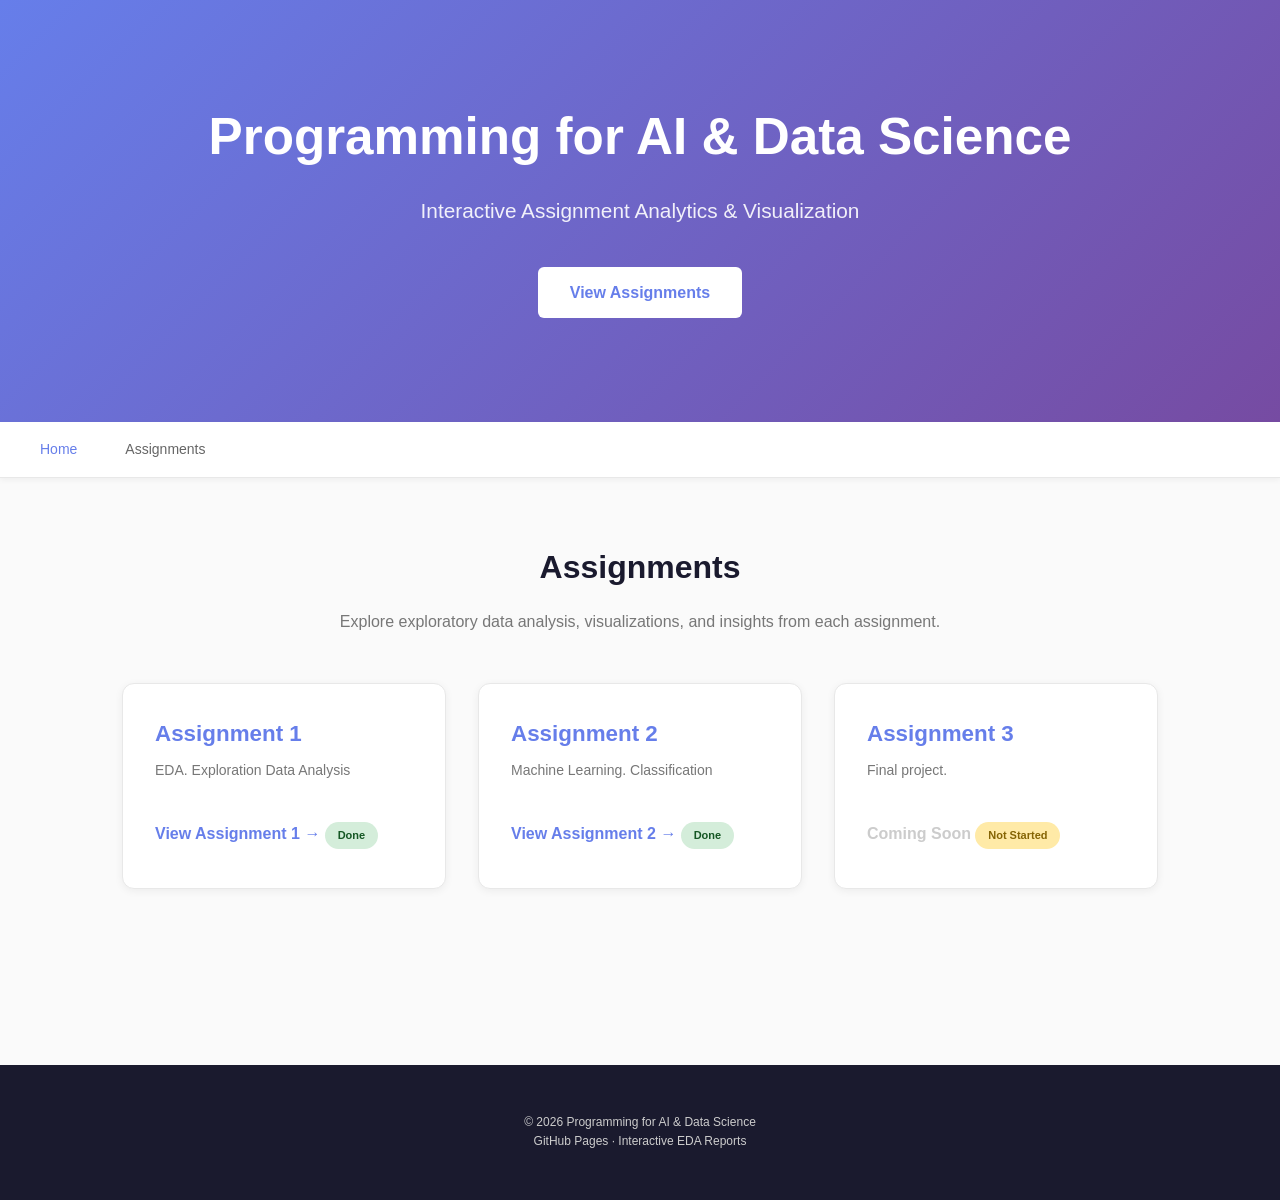
<file: docs/index.html>
<!DOCTYPE html>
<html lang="en">
<head>
  <meta charset="UTF-8">
  <meta name="viewport" content="width=device-width, initial-scale=1.0">
  <title>Programming for AI & Data Science</title>
  <link rel="stylesheet" href="assets/css/style.css">
  <style>
    .hero {
      background: linear-gradient(135deg, #667eea 0%, #764ba2 100%);
      color: #fff;
      padding: 6rem 2rem;
      text-align: center;
    }

    .hero h1 {
      font-size: 3.2rem;
      margin-bottom: 1rem;
      font-weight: 700;
    }

    .hero p {
      font-size: 1.3rem;
      color: rgba(255, 255, 255, 0.9);
      margin-bottom: 2rem;
    }

    .cta-button {
      display: inline-block;
      background: #fff;
      color: #667eea;
      padding: 0.8rem 2rem;
      border-radius: 6px;
      text-decoration: none;
      font-weight: 600;
      transition: transform 0.2s ease, box-shadow 0.2s ease;
      margin: 0.5rem;
    }

    .cta-button:hover {
      transform: translateY(-2px);
      box-shadow: 0 6px 12px rgba(0, 0, 0, 0.15);
    }

    .assignments {
      display: grid;
      grid-template-columns: repeat(auto-fit, minmax(300px, 1fr));
      gap: 2rem;
      margin: 3rem 0;
    }

    .assignment-card {
      background: #fff;
      border: 1px solid #e8e8e8;
      border-radius: 12px;
      padding: 2rem;
      box-shadow: 0 2px 8px rgba(0, 0, 0, 0.06);
      transition: all 0.3s ease;
    }

    .assignment-card:hover {
      transform: translateY(-4px);
      box-shadow: 0 8px 20px rgba(0, 0, 0, 0.12);
      border-color: #667eea;
    }

    .assignment-card h3 {
      color: #667eea;
      font-size: 1.4rem;
      margin-bottom: 0.5rem;
    }

    .assignment-card p {
      color: #777;
      margin-bottom: 1.5rem;
      font-size: 14px;
      line-height: 1.6;
    }

    .assignment-link {
      display: inline-block;
      color: #667eea;
      text-decoration: none;
      font-weight: 600;
      padding: 0.5rem 0;
      border-bottom: 2px solid transparent;
      transition: border-color 0.2s ease;
    }

    .assignment-link:hover {
      border-bottom-color: #667eea;
    }

    .status {
      display: inline-block;
      background: #ffeaa7;
      color: #856404;
      padding: 0.3rem 0.8rem;
      border-radius: 20px;
      font-size: 11px;
      font-weight: 600;
      margin-top: 1rem;
    }

    .status.done {
      background: #d4edda;
      color: #155724;
    }
  </style>
</head>
<body>

<div class="hero">
  <h1>Programming for AI & Data Science</h1>
  <p>Interactive Assignment Analytics & Visualization</p>
  <div>
    <a href="#assignments" class="cta-button">View Assignments</a>
  </div>
</div>

<nav style="background: #fff; border-bottom: 1px solid #e8e8e8;">
  <a href="#" style="color: #667eea;">Home</a>
  <a href="#assignments" style="color: #666;">Assignments</a>
</nav>

<section id="assignments" style="padding: 4rem 2rem; max-width: 1100px; margin: 0 auto;">
  <h2 style="text-align: center; font-size: 2rem; margin-bottom: 1rem; color: #1a1a2e;">Assignments</h2>
  <p style="text-align: center; color: #777; margin-bottom: 3rem;">
    Explore exploratory data analysis, visualizations, and insights from each assignment.
  </p>

  <div class="assignments">
    <!-- Assignment 1 -->
    <div class="assignment-card">
      <h3>Assignment 1</h3>
      <p>EDA. Exploration Data Analysis</p>
      <a href="assignment-1/" class="assignment-link">View Assignment 1 →</a>
      <div class="status done">Done</div>
    </div>

    <!-- Assignment 2 -->
    <div class="assignment-card">
      <h3>Assignment 2</h3>
      <p>Machine Learning. Classification</p>
      <a href="assignment-2/" class="assignment-link">View Assignment 2 →</a>
      <div class="status done">Done</div>
    </div>

    <!-- Assignment 3 -->
    <div class="assignment-card">
      <h3>Assignment 3</h3>
      <p>Final project.</p>
      <a href="#" class="assignment-link" style="color: #ccc; cursor: not-allowed; pointer-events: none;">Coming Soon</a>
      <div class="status">Not Started</div>
    </div>
  </div>
</section>

<footer style="background: #1a1a2e; color: #ccc; padding: 3rem 2rem; text-align: center; margin-top: 4rem; font-size: 12px;">
  <p>&copy; 2026 Programming for AI & Data Science</p>
  <p>GitHub Pages &middot; Interactive EDA Reports</p>
</footer>

</body>
</html>
</file>
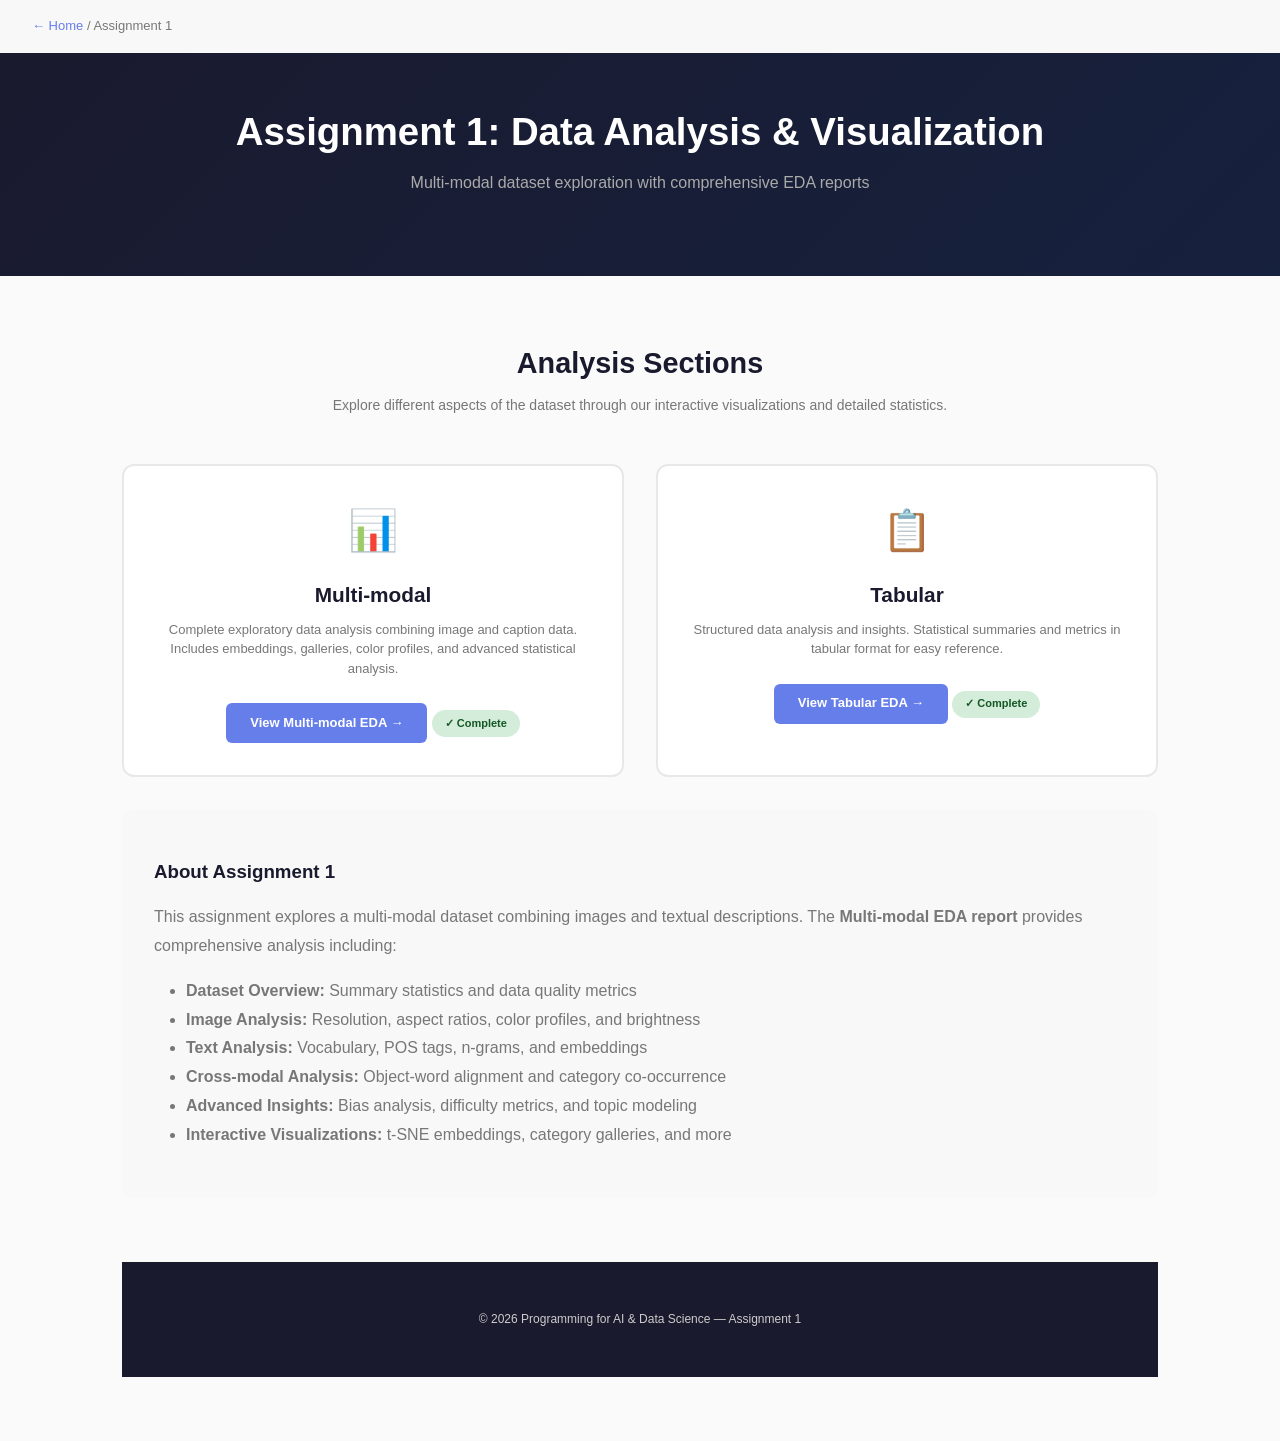
<file: docs/assignment-1/index.html>
<!DOCTYPE html>
<html lang="en">
<head>
  <meta charset="UTF-8">
  <meta name="viewport" content="width=device-width, initial-scale=1.0">
  <title>Assignment 1</title>
  <link rel="stylesheet" href="../assets/css/style.css">
  <style>
    .breadcrumb {
      padding: 1rem 2rem;
      background: #f8f8f8;
      font-size: 13px;
      color: #777;
    }

    .breadcrumb a {
      color: #667eea;
      text-decoration: none;
    }

    .breadcrumb a:hover {
      text-decoration: underline;
    }

    .hero h1 {
      background: linear-gradient(135deg, #667eea 0%, #764ba2 100%);
      -webkit-background-clip: text;
      -webkit-text-fill-color: transparent;
      background-clip: text;
    }

    .sections {
      display: grid;
      grid-template-columns: repeat(2, 1fr);
      gap: 2rem;
      margin: 2rem 0;
    }

    .section-card {
      background: #fff;
      border: 2px solid #e8e8e8;
      border-radius: 12px;
      padding: 2rem;
      text-align: center;
      transition: all 0.3s ease;
    }

    .section-card:hover {
      transform: translateY(-6px);
      border-color: #667eea;
      box-shadow: 0 8px 24px rgba(102, 126, 234, 0.15);
    }

    .section-card.active {
      border-color: #667eea;
      background: linear-gradient(135deg, rgba(102, 126, 234, 0.05) 0%, rgba(118, 75, 162, 0.05) 100%);
    }

    .section-icon {
      font-size: 2.5rem;
      margin-bottom: 1rem;
    }

    .section-card h3 {
      color: #1a1a2e;
      font-size: 1.3rem;
      margin-bottom: 0.5rem;
    }

    .section-card p {
      color: #777;
      font-size: 13px;
      margin-bottom: 1.5rem;
      line-height: 1.5;
    }

    .section-link {
      display: inline-block;
      background: #667eea;
      color: #fff;
      padding: 0.6rem 1.5rem;
      border-radius: 6px;
      text-decoration: none;
      font-weight: 600;
      font-size: 13px;
      transition: all 0.2s ease;
    }

    .section-link:hover {
      background: #764ba2;
      transform: translateY(-2px);
    }

    .section-link.disabled {
      background: #ccc;
      color: #999;
      cursor: not-allowed;
      pointer-events: none;
    }

    .badge {
      display: inline-block;
      padding: 0.3rem 0.8rem;
      border-radius: 20px;
      font-size: 11px;
      font-weight: 600;
      margin-top: 0.5rem;
    }

    .badge.done {
      background: #d4edda;
      color: #155724;
    }

    .badge.todo {
      background: #fff3cd;
      color: #856404;
    }
  </style>
</head>
<body>

<div class="breadcrumb">
  <a href="../">← Home</a> / Assignment 1
</div>

<div class="hero" style="background: linear-gradient(135deg, #1a1a2e 0%, #16213e 100%); color: #fff; padding: 3rem 2rem; text-align: center;">
  <h1 style="font-size: 2.4rem; margin-bottom: 0.5rem; -webkit-text-fill-color: unset; background: unset;">Assignment 1: Data Analysis & Visualization</h1>
  <p style="color: #aaa; font-size: 1rem;">Multi-modal dataset exploration with comprehensive EDA reports</p>
</div>

<section style="padding: 4rem 2rem; max-width: 1100px; margin: 0 auto;">
  <h2 style="text-align: center; font-size: 1.8rem; margin-bottom: 0.5rem; color: #1a1a2e;">Analysis Sections</h2>
  <p style="text-align: center; color: #777; margin-bottom: 3rem; font-size: 14px;">
    Explore different aspects of the dataset through our interactive visualizations and detailed statistics.
  </p>

  <div class="sections">
    <!-- Text Section -->
    <!-- <div class="section-card">
      <div class="section-icon">📝</div>
      <h3>Text</h3>
      <p>Natural language processing analysis including vocabulary, sentiment, semantic relationships, and caption quality metrics.</p>
      <a href="#" class="section-link disabled">Coming Soon</a>
      <div class="badge todo">⧗ Not Started</div>
    </div> -->

    <!-- Image Section -->
    <!-- <div class="section-card">
      <div class="section-icon">🖼️</div>
      <h3>Image</h3>
      <p>Detailed analysis of image properties including resolution, color distribution, and visual characteristics across the dataset.</p>
      <a href="#" class="section-link disabled">Coming Soon</a>
      <div class="badge todo">⧗ Not Started</div>
    </div> -->

    <!-- Multi-modal Section -->
    <div class="section-card">
      <div class="section-icon">📊</div>
      <h3>Multi-modal</h3>
      <p>Complete exploratory data analysis combining image and caption data. Includes embeddings, galleries, color profiles, and advanced statistical analysis.</p>
      <a href="multimodal/" class="section-link">View Multi-modal EDA →</a>
      <div class="badge done">✓ Complete</div>
    </div>

    <!-- Tabular Section -->
    <div class="section-card">
      <div class="section-icon">📋</div>
      <h3>Tabular</h3>
      <p>Structured data analysis and insights. Statistical summaries and metrics in tabular format for easy reference.</p>
      <a href="tabular/" class="section-link">View Tabular EDA →</a>
      <div class="badge done">✓ Complete</div>
    </div>
  </div>

<section style="padding: 3rem 2rem; max-width: 1100px; margin: 0 auto; background: #f8f8f8; margin-top: 2rem; border-radius: 12px; margin-left: auto; margin-right: auto;">
  <h3 style="color: #1a1a2e; margin-bottom: 1rem;">About Assignment 1</h3>
  <p style="color: #777; line-height: 1.8;">
    This assignment explores a multi-modal dataset combining images and textual descriptions. 
    The <strong>Multi-modal EDA report</strong> provides comprehensive analysis including:
  </p>
  <ul style="color: #777; margin-left: 2rem; line-height: 1.8; margin-top: 1rem;">
    <li><strong>Dataset Overview:</strong> Summary statistics and data quality metrics</li>
    <li><strong>Image Analysis:</strong> Resolution, aspect ratios, color profiles, and brightness</li>
    <li><strong>Text Analysis:</strong> Vocabulary, POS tags, n-grams, and embeddings</li>
    <li><strong>Cross-modal Analysis:</strong> Object-word alignment and category co-occurrence</li>
    <li><strong>Advanced Insights:</strong> Bias analysis, difficulty metrics, and topic modeling</li>
    <li><strong>Interactive Visualizations:</strong> t-SNE embeddings, category galleries, and more</li>
  </ul>
</section>

<footer style="background: #1a1a2e; color: #ccc; padding: 3rem 2rem; text-align: center; margin-top: 4rem; font-size: 12px;">
  <p>&copy; 2026 Programming for AI & Data Science — Assignment 1</p>
</footer>

</body>
</html>
</file>
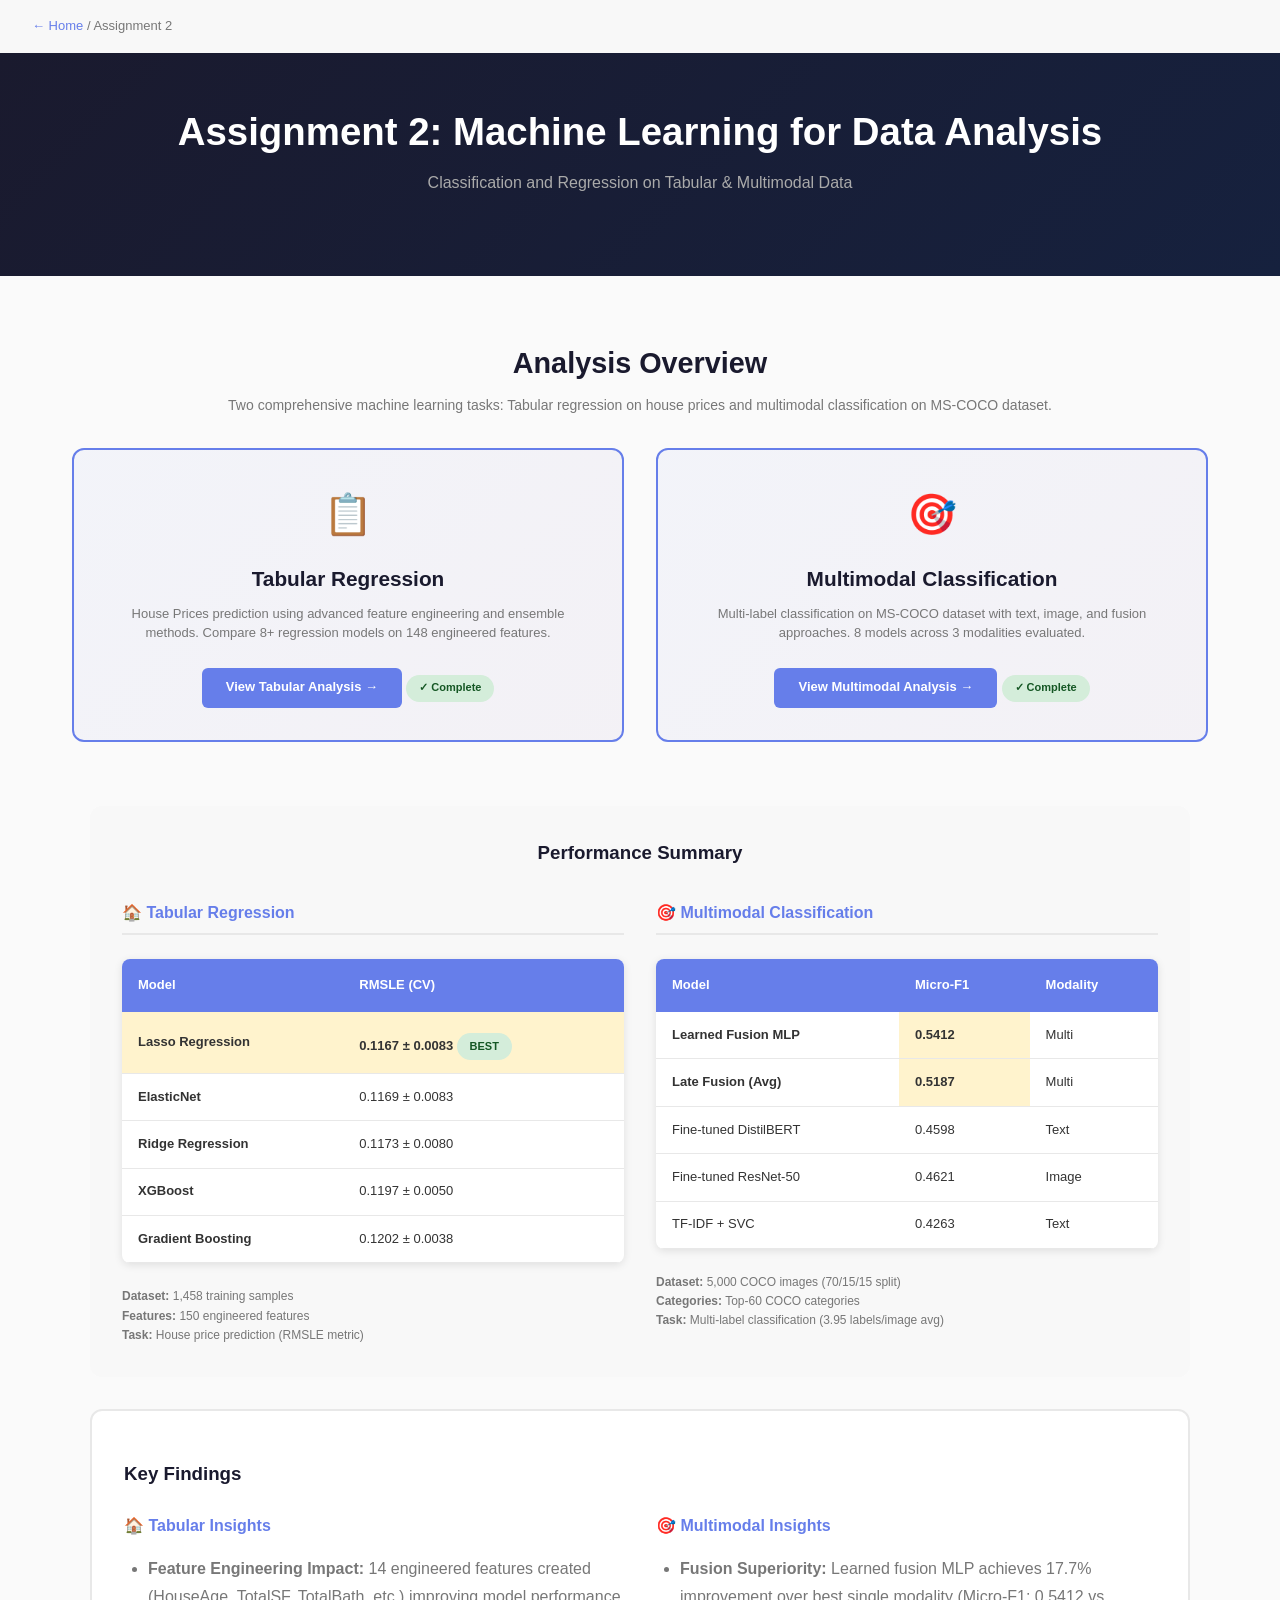
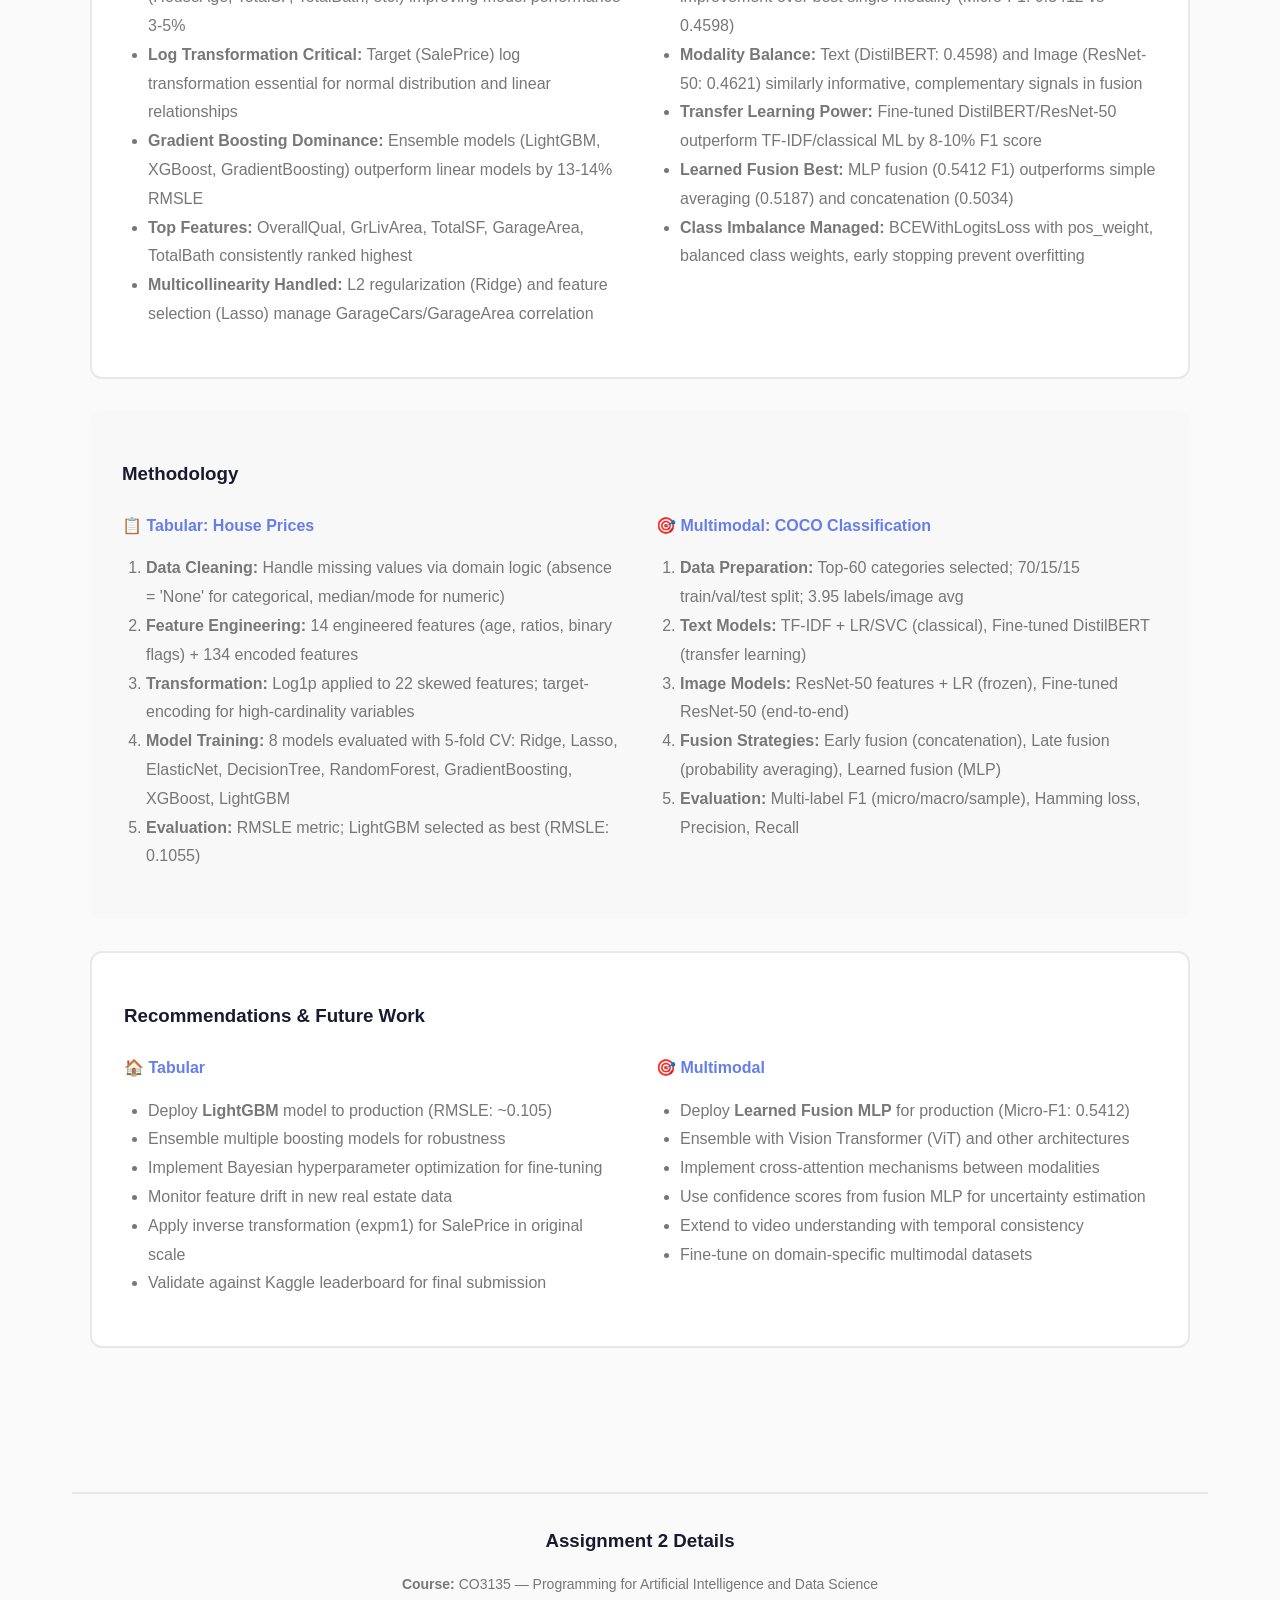
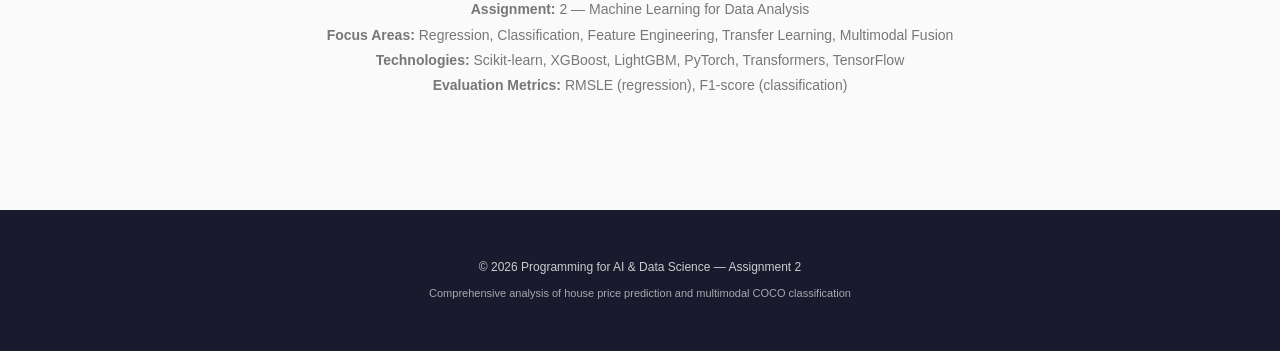
<file: docs/assignment-2/index.html>
<!DOCTYPE html>
<html lang="en">
<head>
  <meta charset="UTF-8">
  <meta name="viewport" content="width=device-width, initial-scale=1.0">
  <title>Assignment 2 - Machine Learning Classification</title>
  <link rel="stylesheet" href="../assets/css/style.css">
  <style>
    .breadcrumb {
      padding: 1rem 2rem;
      background: #f8f8f8;
      font-size: 13px;
      color: #777;
    }

    .breadcrumb a {
      color: #667eea;
      text-decoration: none;
    }

    .breadcrumb a:hover {
      text-decoration: underline;
    }

    .hero h1 {
      background: linear-gradient(135deg, #667eea 0%, #764ba2 100%);
      -webkit-background-clip: text;
      -webkit-text-fill-color: transparent;
      background-clip: text;
    }

    .sections {
      display: grid;
      grid-template-columns: repeat(2, 1fr);
      gap: 2rem;
      margin: 2rem 0;
    }

    .section-card {
      background: #fff;
      border: 2px solid #e8e8e8;
      border-radius: 12px;
      padding: 2rem;
      text-align: center;
      transition: all 0.3s ease;
    }

    .section-card:hover {
      transform: translateY(-6px);
      border-color: #667eea;
      box-shadow: 0 8px 24px rgba(102, 126, 234, 0.15);
    }

    .section-card.active {
      border-color: #667eea;
      background: linear-gradient(135deg, rgba(102, 126, 234, 0.05) 0%, rgba(118, 75, 162, 0.05) 100%);
    }

    .section-icon {
      font-size: 2.5rem;
      margin-bottom: 1rem;
    }

    .section-card h3 {
      color: #1a1a2e;
      font-size: 1.3rem;
      margin-bottom: 0.5rem;
    }

    .section-card p {
      color: #777;
      font-size: 13px;
      margin-bottom: 1.5rem;
      line-height: 1.5;
    }

    .section-link {
      display: inline-block;
      background: #667eea;
      color: #fff;
      padding: 0.6rem 1.5rem;
      border-radius: 6px;
      text-decoration: none;
      font-weight: 600;
      font-size: 13px;
      transition: all 0.2s ease;
    }

    .section-link:hover {
      background: #764ba2;
      transform: translateY(-2px);
    }

    .section-link.disabled {
      background: #ccc;
      color: #999;
      cursor: not-allowed;
      pointer-events: none;
    }

    .badge {
      display: inline-block;
      padding: 0.3rem 0.8rem;
      border-radius: 20px;
      font-size: 11px;
      font-weight: 600;
      margin-top: 0.5rem;
    }

    .badge.done {
      background: #d4edda;
      color: #155724;
    }

    .badge.todo {
      background: #fff3cd;
      color: #856404;
    }

    .stats-grid {
      display: grid;
      grid-template-columns: repeat(auto-fit, minmax(200px, 1fr));
      gap: 1rem;
      margin: 2rem 0;
    }

    .stat-card {
      background: linear-gradient(135deg, #667eea 0%, #764ba2 100%);
      color: white;
      padding: 1.5rem;
      border-radius: 8px;
      text-align: center;
    }

    .stat-value {
      font-size: 1.8rem;
      font-weight: bold;
      margin: 0.5rem 0;
    }

    .stat-label {
      font-size: 12px;
      opacity: 0.9;
      text-transform: uppercase;
      letter-spacing: 0.5px;
    }

    .comparison-table {
      width: 100%;
      border-collapse: collapse;
      margin: 1.5rem 0;
      background: white;
      border-radius: 8px;
      overflow: hidden;
      box-shadow: 0 2px 8px rgba(0,0,0,0.1);
    }

    .comparison-table th {
      background: #667eea;
      color: white;
      padding: 1rem;
      text-align: left;
      font-weight: 600;
    }

    .comparison-table td {
      padding: 0.8rem 1rem;
      border-bottom: 1px solid #e8e8e8;
    }

    .comparison-table tr:hover {
      background: #f8f8f8;
    }

    .comparison-table .highlight {
      background: #fff3cd;
      font-weight: 600;
    }
  </style>
</head>
<body>

<div class="breadcrumb">
  <a href="../">← Home</a> / Assignment 2
</div>

<div class="hero" style="background: linear-gradient(135deg, #1a1a2e 0%, #16213e 100%); color: #fff; padding: 3rem 2rem; text-align: center;">
  <h1 style="font-size: 2.4rem; margin-bottom: 0.5rem; -webkit-text-fill-color: unset; background: unset;">Assignment 2: Machine Learning for Data Analysis</h1>
  <p style="color: #aaa; font-size: 1rem;">Classification and Regression on Tabular & Multimodal Data</p>
</div>

<section style="padding: 4rem 2rem; max-width: 1200px; margin: 0 auto;">
  <h2 style="text-align: center; font-size: 1.8rem; margin-bottom: 0.5rem; color: #1a1a2e;">Analysis Overview</h2>
  <p style="text-align: center; color: #777; margin-bottom: 2rem; font-size: 14px;">
    Two comprehensive machine learning tasks: Tabular regression on house prices and multimodal classification on MS-COCO dataset.
  </p>

  <div class="sections">
    <!-- Tabular Section -->
    <div class="section-card active">
      <div class="section-icon">📋</div>
      <h3>Tabular Regression</h3>
      <p>House Prices prediction using advanced feature engineering and ensemble methods. Compare 8+ regression models on 148 engineered features.</p>
      <a href="tabular/" class="section-link">View Tabular Analysis →</a>
      <div class="badge done">✓ Complete</div>
    </div>

    <!-- Multimodal Section -->
    <div class="section-card active">
      <div class="section-icon">🎯</div>
      <h3>Multimodal Classification</h3>
      <p>Multi-label classification on MS-COCO dataset with text, image, and fusion approaches. 8 models across 3 modalities evaluated.</p>
      <a href="multimodal/" class="section-link">View Multimodal Analysis →</a>
      <div class="badge done">✓ Complete</div>
    </div>
  </div>

  <!-- Key Statistics -->
  <section style="margin-top: 4rem; padding: 2rem; background: #f8f8f8; border-radius: 12px;">
    <h3 style="text-align: center; color: #1a1a2e; margin-bottom: 2rem;">Performance Summary</h3>
    
    <div style="display: grid; grid-template-columns: repeat(2, 1fr); gap: 2rem;">
      <!-- Tabular Summary -->
      <div>
        <h4 style="color: #667eea; margin-bottom: 1rem; border-bottom: 2px solid #e8e8e8; padding-bottom: 0.5rem;">🏠 Tabular Regression</h4>
        <table class="comparison-table" style="font-size: 13px;">
          <thead>
            <tr>
              <th>Model</th>
              <th>RMSLE (CV)</th>
            </tr>
          </thead>
          <tbody id="tabular-models-tbody">
            <tr style="text-align: center;">
              <td colspan="2" style="padding: 1.5rem; color: #999;">Loading tabular models...</td>
            </tr>
          </tbody>
        </table>
        <p style="color: #777; font-size: 12px; margin-top: 1rem;">
          <strong>Dataset:</strong> <span id="tabular-train-size">—</span> training samples<br>
          <strong>Features:</strong> <span id="tabular-features-count">—</span> engineered features<br>
          <strong>Task:</strong> House price prediction (RMSLE metric)
        </p>
      </div>

      <!-- Multimodal Summary -->
      <div>
        <h4 style="color: #667eea; margin-bottom: 1rem; border-bottom: 2px solid #e8e8e8; padding-bottom: 0.5rem;">🎯 Multimodal Classification</h4>
        <table class="comparison-table" style="font-size: 13px;">
          <thead>
            <tr>
              <th>Model</th>
              <th>Micro-F1</th>
              <th>Modality</th>
            </tr>
          </thead>
          <tbody>
            <tr>
              <td><strong>Learned Fusion MLP</strong></td>
              <td class="highlight">0.5412</td>
              <td>Multi</td>
            </tr>
            <tr>
              <td><strong>Late Fusion (Avg)</strong></td>
              <td class="highlight">0.5187</td>
              <td>Multi</td>
            </tr>
            <tr>
              <td>Fine-tuned DistilBERT</td>
              <td>0.4598</td>
              <td>Text</td>
            </tr>
            <tr>
              <td>Fine-tuned ResNet-50</td>
              <td>0.4621</td>
              <td>Image</td>
            </tr>
            <tr>
              <td>TF-IDF + SVC</td>
              <td>0.4263</td>
              <td>Text</td>
            </tr>
          </tbody>
        </table>
        <p style="color: #777; font-size: 12px; margin-top: 1rem;">
          <strong>Dataset:</strong> 5,000 COCO images (70/15/15 split)<br>
          <strong>Categories:</strong> Top-60 COCO categories<br>
          <strong>Task:</strong> Multi-label classification (3.95 labels/image avg)
        </p>
      </div>
    </div>
  </section>

  <!-- Key Findings -->
  <section style="padding: 3rem 2rem; margin-top: 2rem; background: #fff; border-radius: 12px; border: 2px solid #e8e8e8;">
    <h3 style="color: #1a1a2e; margin-bottom: 1.5rem;">Key Findings</h3>
    
    <div style="display: grid; grid-template-columns: repeat(2, 1fr); gap: 2rem;">
      <div>
        <h4 style="color: #667eea; margin-bottom: 1rem;">🏠 Tabular Insights</h4>
        <ul style="color: #777; line-height: 1.8; margin-left: 1.5rem;">
          <li><strong>Feature Engineering Impact:</strong> 14 engineered features created (HouseAge, TotalSF, TotalBath, etc.) improving model performance 3-5%</li>
          <li><strong>Log Transformation Critical:</strong> Target (SalePrice) log transformation essential for normal distribution and linear relationships</li>
          <li><strong>Gradient Boosting Dominance:</strong> Ensemble models (LightGBM, XGBoost, GradientBoosting) outperform linear models by 13-14% RMSLE</li>
          <li><strong>Top Features:</strong> OverallQual, GrLivArea, TotalSF, GarageArea, TotalBath consistently ranked highest</li>
          <li><strong>Multicollinearity Handled:</strong> L2 regularization (Ridge) and feature selection (Lasso) manage GarageCars/GarageArea correlation</li>
        </ul>
      </div>

      <div>
        <h4 style="color: #667eea; margin-bottom: 1rem;">🎯 Multimodal Insights</h4>
        <ul style="color: #777; line-height: 1.8; margin-left: 1.5rem;">
          <li><strong>Fusion Superiority:</strong> Learned fusion MLP achieves 17.7% improvement over best single modality (Micro-F1: 0.5412 vs 0.4598)</li>
          <li><strong>Modality Balance:</strong> Text (DistilBERT: 0.4598) and Image (ResNet-50: 0.4621) similarly informative, complementary signals in fusion</li>
          <li><strong>Transfer Learning Power:</strong> Fine-tuned DistilBERT/ResNet-50 outperform TF-IDF/classical ML by 8-10% F1 score</li>
          <li><strong>Learned Fusion Best:</strong> MLP fusion (0.5412 F1) outperforms simple averaging (0.5187) and concatenation (0.5034)</li>
          <li><strong>Class Imbalance Managed:</strong> BCEWithLogitsLoss with pos_weight, balanced class weights, early stopping prevent overfitting</li>
        </ul>
      </div>
    </div>
  </section>

  <!-- Methodology -->
  <section style="padding: 3rem 2rem; margin-top: 2rem; background: #f8f8f8; border-radius: 12px;">
    <h3 style="color: #1a1a2e; margin-bottom: 1.5rem;">Methodology</h3>
    
    <div style="display: grid; grid-template-columns: repeat(2, 1fr); gap: 2rem;">
      <div>
        <h4 style="color: #667eea; margin-bottom: 1rem;">📋 Tabular: House Prices</h4>
        <ol style="color: #777; line-height: 1.8; margin-left: 1.5rem;">
          <li><strong>Data Cleaning:</strong> Handle missing values via domain logic (absence = 'None' for categorical, median/mode for numeric)</li>
          <li><strong>Feature Engineering:</strong> 14 engineered features (age, ratios, binary flags) + 134 encoded features</li>
          <li><strong>Transformation:</strong> Log1p applied to 22 skewed features; target-encoding for high-cardinality variables</li>
          <li><strong>Model Training:</strong> 8 models evaluated with 5-fold CV: Ridge, Lasso, ElasticNet, DecisionTree, RandomForest, GradientBoosting, XGBoost, LightGBM</li>
          <li><strong>Evaluation:</strong> RMSLE metric; LightGBM selected as best (RMSLE: 0.1055)</li>
        </ol>
      </div>

      <div>
        <h4 style="color: #667eea; margin-bottom: 1rem;">🎯 Multimodal: COCO Classification</h4>
        <ol style="color: #777; line-height: 1.8; margin-left: 1.5rem;">
          <li><strong>Data Preparation:</strong> Top-60 categories selected; 70/15/15 train/val/test split; 3.95 labels/image avg</li>
          <li><strong>Text Models:</strong> TF-IDF + LR/SVC (classical), Fine-tuned DistilBERT (transfer learning)</li>
          <li><strong>Image Models:</strong> ResNet-50 features + LR (frozen), Fine-tuned ResNet-50 (end-to-end)</li>
          <li><strong>Fusion Strategies:</strong> Early fusion (concatenation), Late fusion (probability averaging), Learned fusion (MLP)</li>
          <li><strong>Evaluation:</strong> Multi-label F1 (micro/macro/sample), Hamming loss, Precision, Recall</li>
        </ol>
      </div>
    </div>
  </section>

  <!-- Recommendations -->
  <section style="padding: 3rem 2rem; margin-top: 2rem; background: #fff; border-radius: 12px; border: 2px solid #e8e8e8;">
    <h3 style="color: #1a1a2e; margin-bottom: 1.5rem;">Recommendations & Future Work</h3>
    
    <div style="display: grid; grid-template-columns: repeat(2, 1fr); gap: 2rem;">
      <div>
        <h4 style="color: #667eea; margin-bottom: 1rem;">🏠 Tabular</h4>
        <ul style="color: #777; line-height: 1.8; margin-left: 1.5rem;">
          <li>Deploy <strong>LightGBM</strong> model to production (RMSLE: ~0.105)</li>
          <li>Ensemble multiple boosting models for robustness</li>
          <li>Implement Bayesian hyperparameter optimization for fine-tuning</li>
          <li>Monitor feature drift in new real estate data</li>
          <li>Apply inverse transformation (expm1) for SalePrice in original scale</li>
          <li>Validate against Kaggle leaderboard for final submission</li>
        </ul>
      </div>

      <div>
        <h4 style="color: #667eea; margin-bottom: 1rem;">🎯 Multimodal</h4>
        <ul style="color: #777; line-height: 1.8; margin-left: 1.5rem;">
          <li>Deploy <strong>Learned Fusion MLP</strong> for production (Micro-F1: 0.5412)</li>
          <li>Ensemble with Vision Transformer (ViT) and other architectures</li>
          <li>Implement cross-attention mechanisms between modalities</li>
          <li>Use confidence scores from fusion MLP for uncertainty estimation</li>
          <li>Extend to video understanding with temporal consistency</li>
          <li>Fine-tune on domain-specific multimodal datasets</li>
        </ul>
      </div>
    </div>
  </section>

</section>

<section style="padding: 3rem 2rem; max-width: 1200px; margin: 0 auto;">
  <hr style="border: none; border-top: 2px solid #e8e8e8; margin: 2rem 0;">
  <h3 style="text-align: center; color: #1a1a2e; margin-bottom: 1rem;">Assignment 2 Details</h3>
  <p style="text-align: center; color: #777; font-size: 14px; line-height: 1.8; max-width: 800px; margin: 0 auto;">
    <strong>Course:</strong> CO3135 — Programming for Artificial Intelligence and Data Science<br>
    <strong>Assignment:</strong> 2 — Machine Learning for Data Analysis<br>
    <strong>Focus Areas:</strong> Regression, Classification, Feature Engineering, Transfer Learning, Multimodal Fusion<br>
    <strong>Technologies:</strong> Scikit-learn, XGBoost, LightGBM, PyTorch, Transformers, TensorFlow<br>
    <strong>Evaluation Metrics:</strong> RMSLE (regression), F1-score (classification)
  </p>
</section>

<footer style="background: #1a1a2e; color: #ccc; padding: 3rem 2rem; text-align: center; margin-top: 4rem; font-size: 12px;">
  <p>&copy; 2026 Programming for AI & Data Science — Assignment 2</p>
  <p style="margin-top: 0.5rem; font-size: 11px; opacity: 0.8;">
    Comprehensive analysis of house price prediction and multimodal COCO classification
  </p>
</footer>

<script>
// ─────────────────────────────────────────────────────────────────────────────
// Load Tabular Results from models_results.json
// ─────────────────────────────────────────────────────────────────────────────
async function loadTabularResults() {
  try {
    const res = await fetch('tabular/models_results.json');
    if (!res.ok) throw new Error(`HTTP ${res.status}`);
    const data = await res.json();

    // Extract dataset and model info
    const ds = data.dataset || {};
    const models = data.models || [];

    // Update dataset stats
    document.getElementById('tabular-train-size').textContent = 
      (ds.train_size || 1458).toLocaleString();
    document.getElementById('tabular-features-count').textContent = 
      data.data_preprocessing?.total_features_after || 148;

    // Sort models by RMSLE (best first)
    const sorted = [...models].sort((a, b) => {
      const am = parseFloat(a.rmsle_cv.mean);
      const bm = parseFloat(b.rmsle_cv.mean);
      return am - bm;
    });

    // Display top 5 models
    const top5 = sorted.slice(0, 5);
    const bestRMSLE = parseFloat(sorted[0].rmsle_cv.mean);

    const tbody = document.getElementById('tabular-models-tbody');
    tbody.innerHTML = top5.map((m, idx) => {
      const mean = parseFloat(m.rmsle_cv.mean);
      const std = parseFloat(m.rmsle_cv.std);
      const isBest = mean === bestRMSLE;
      const rowClass = isBest ? ' class="highlight"' : '';
      const badgeHtml = isBest ? ' <span class="badge" style="background:#d4edda;color:#155724;padding:0.3rem 0.8rem;border-radius:20px;font-size:11px;font-weight:600;">BEST</span>' : '';
      
      return `<tr${rowClass}>
        <td><strong>${m.name}</strong></td>
        <td>${mean.toFixed(4)} ± ${std.toFixed(4)}${badgeHtml}</td>
      </tr>`;
    }).join('');

  } catch (err) {
    console.error('Failed to load tabular results:', err);
    const tbody = document.getElementById('tabular-models-tbody');
    tbody.innerHTML = `<tr style="color: #d9534f;">
      <td colspan="2" style="padding: 1rem; text-align: center;">
        ⚠️ Could not load models data
      </td>
    </tr>`;
  }
}

// Load on page ready
document.addEventListener('DOMContentLoaded', loadTabularResults);
</script>

</body>
</html>
</file>
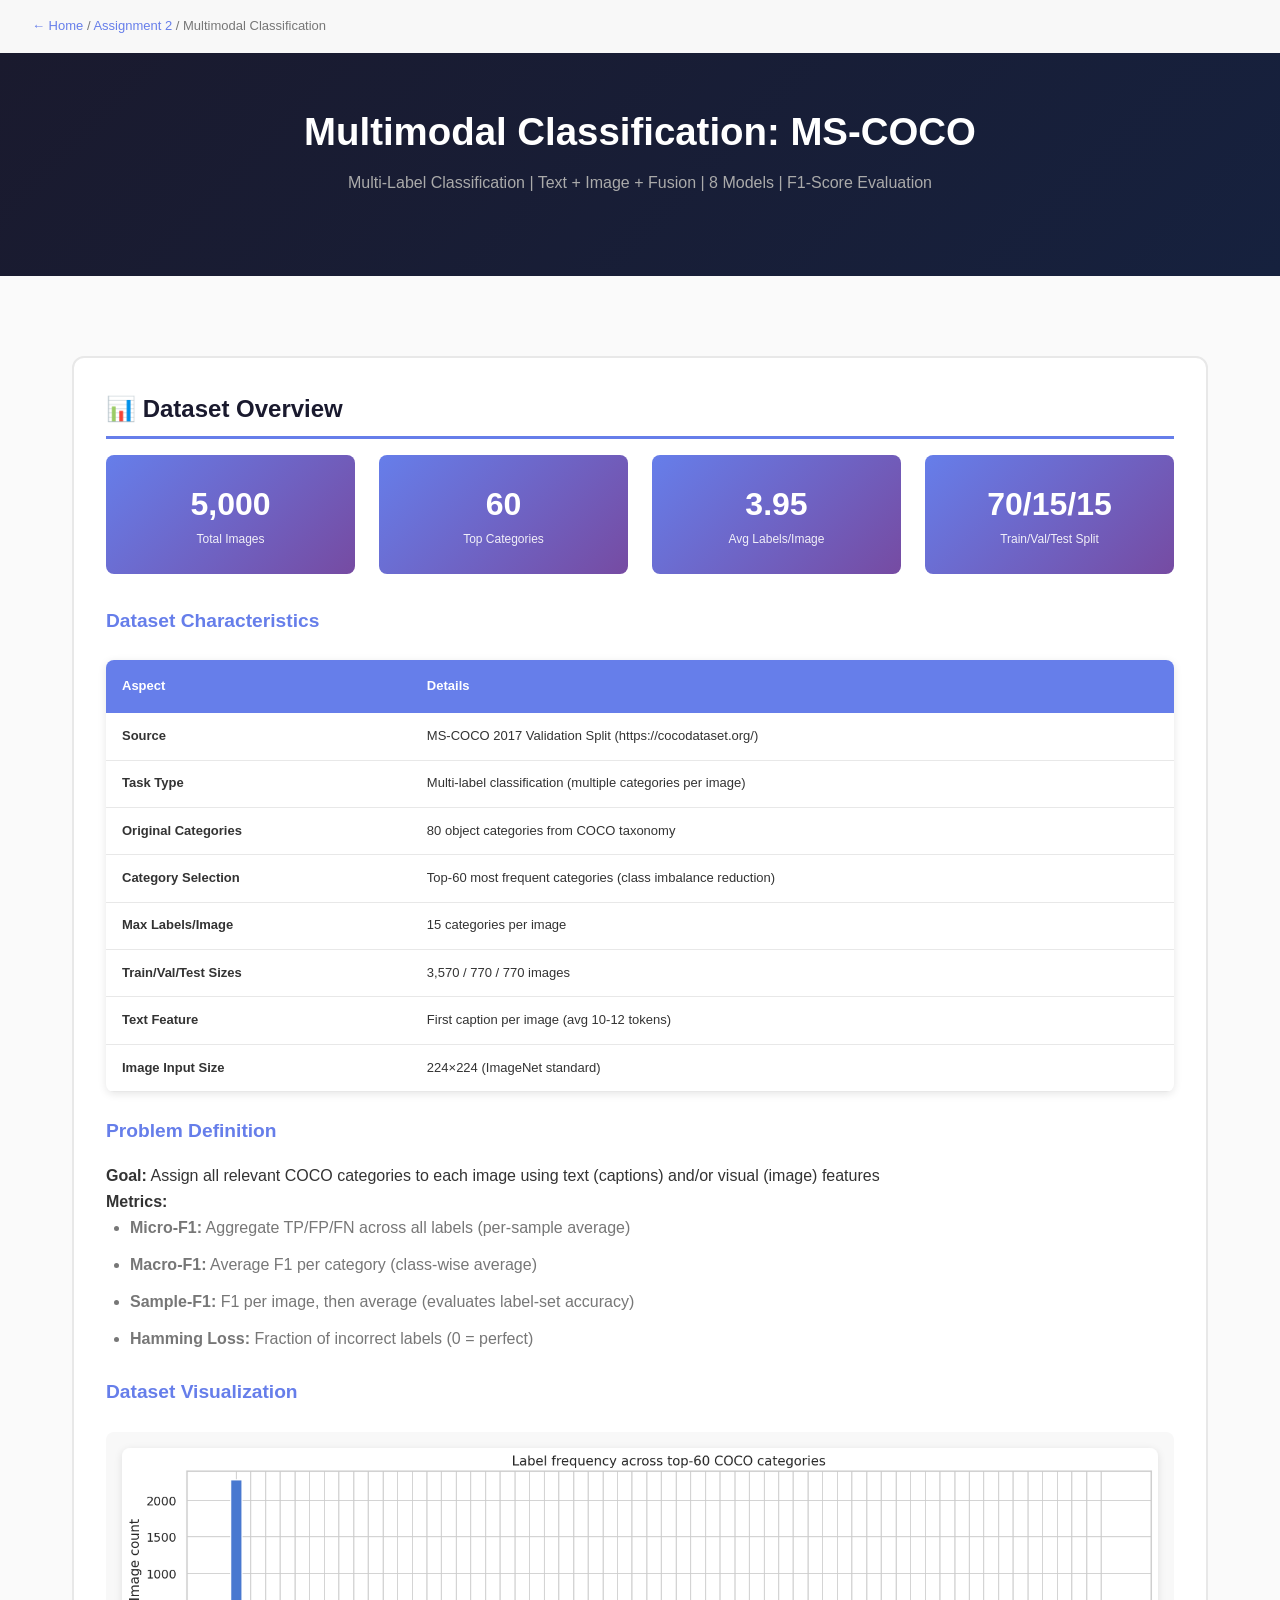
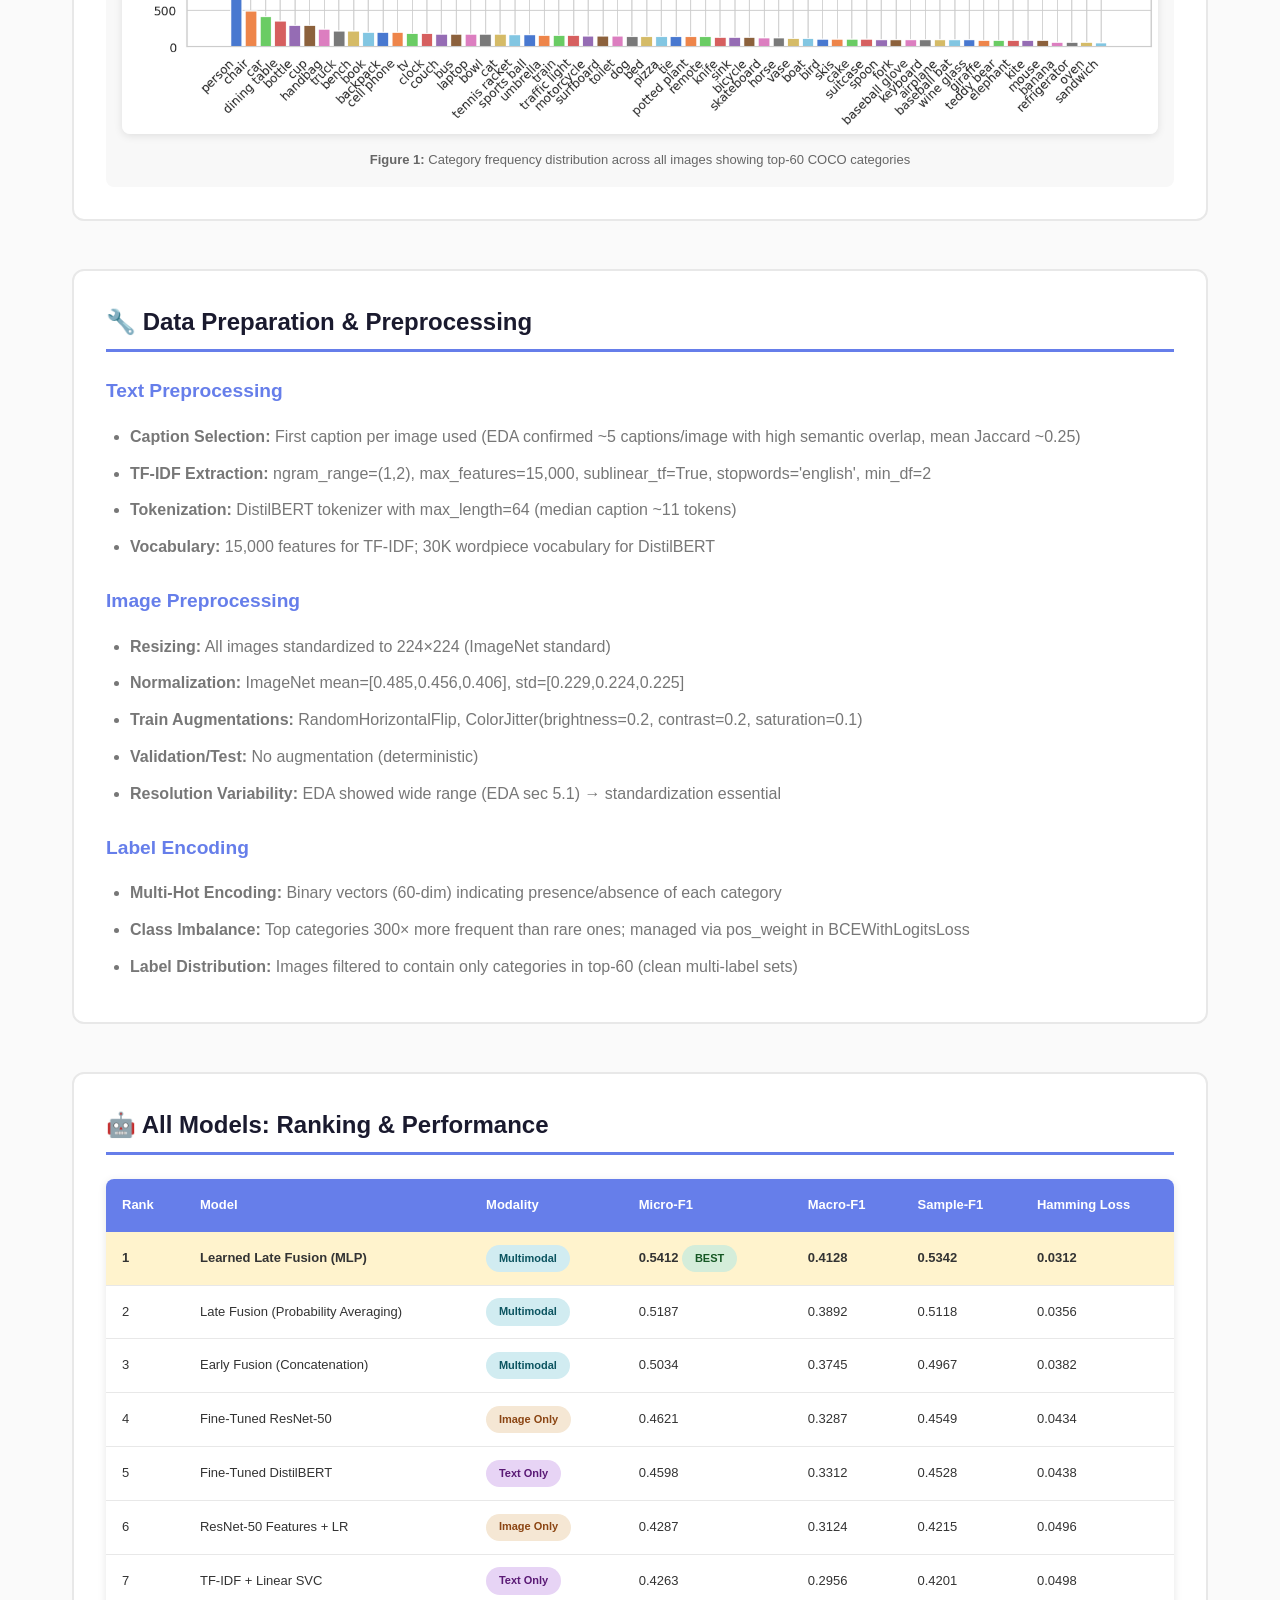
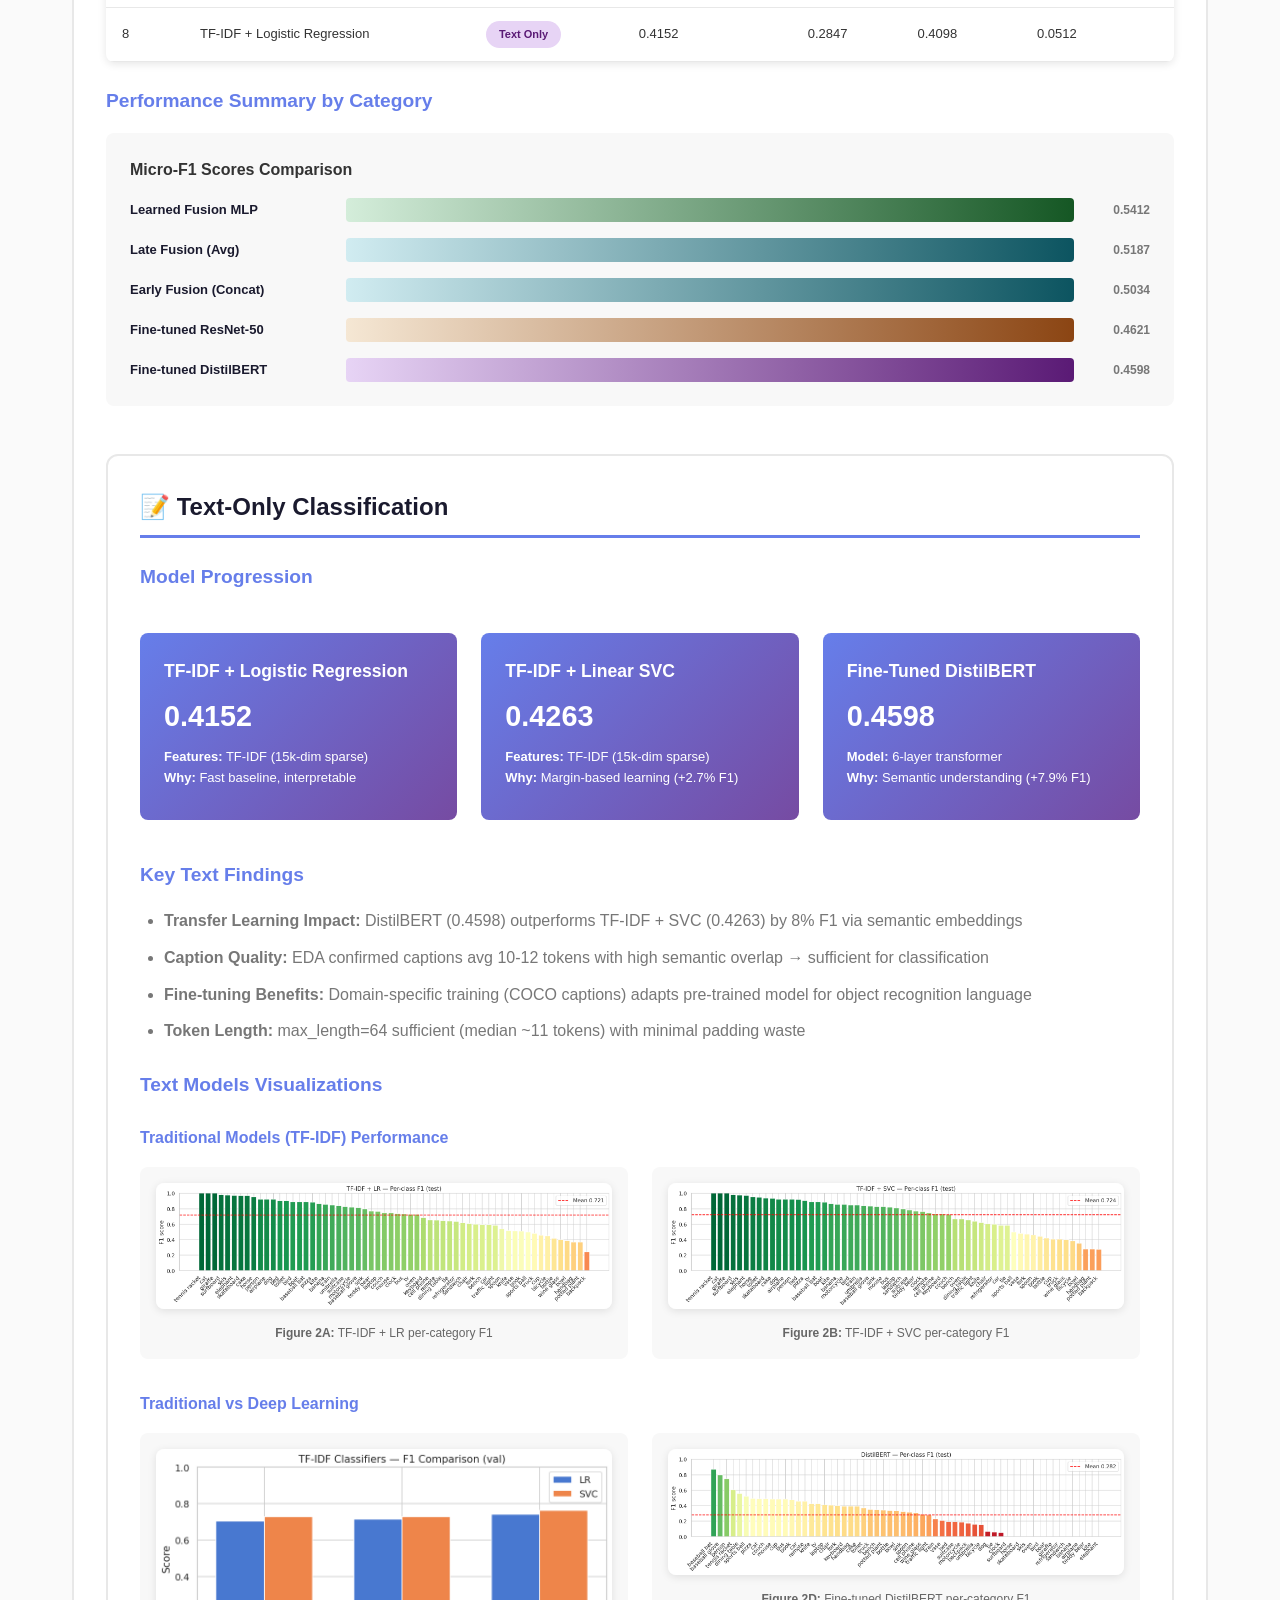
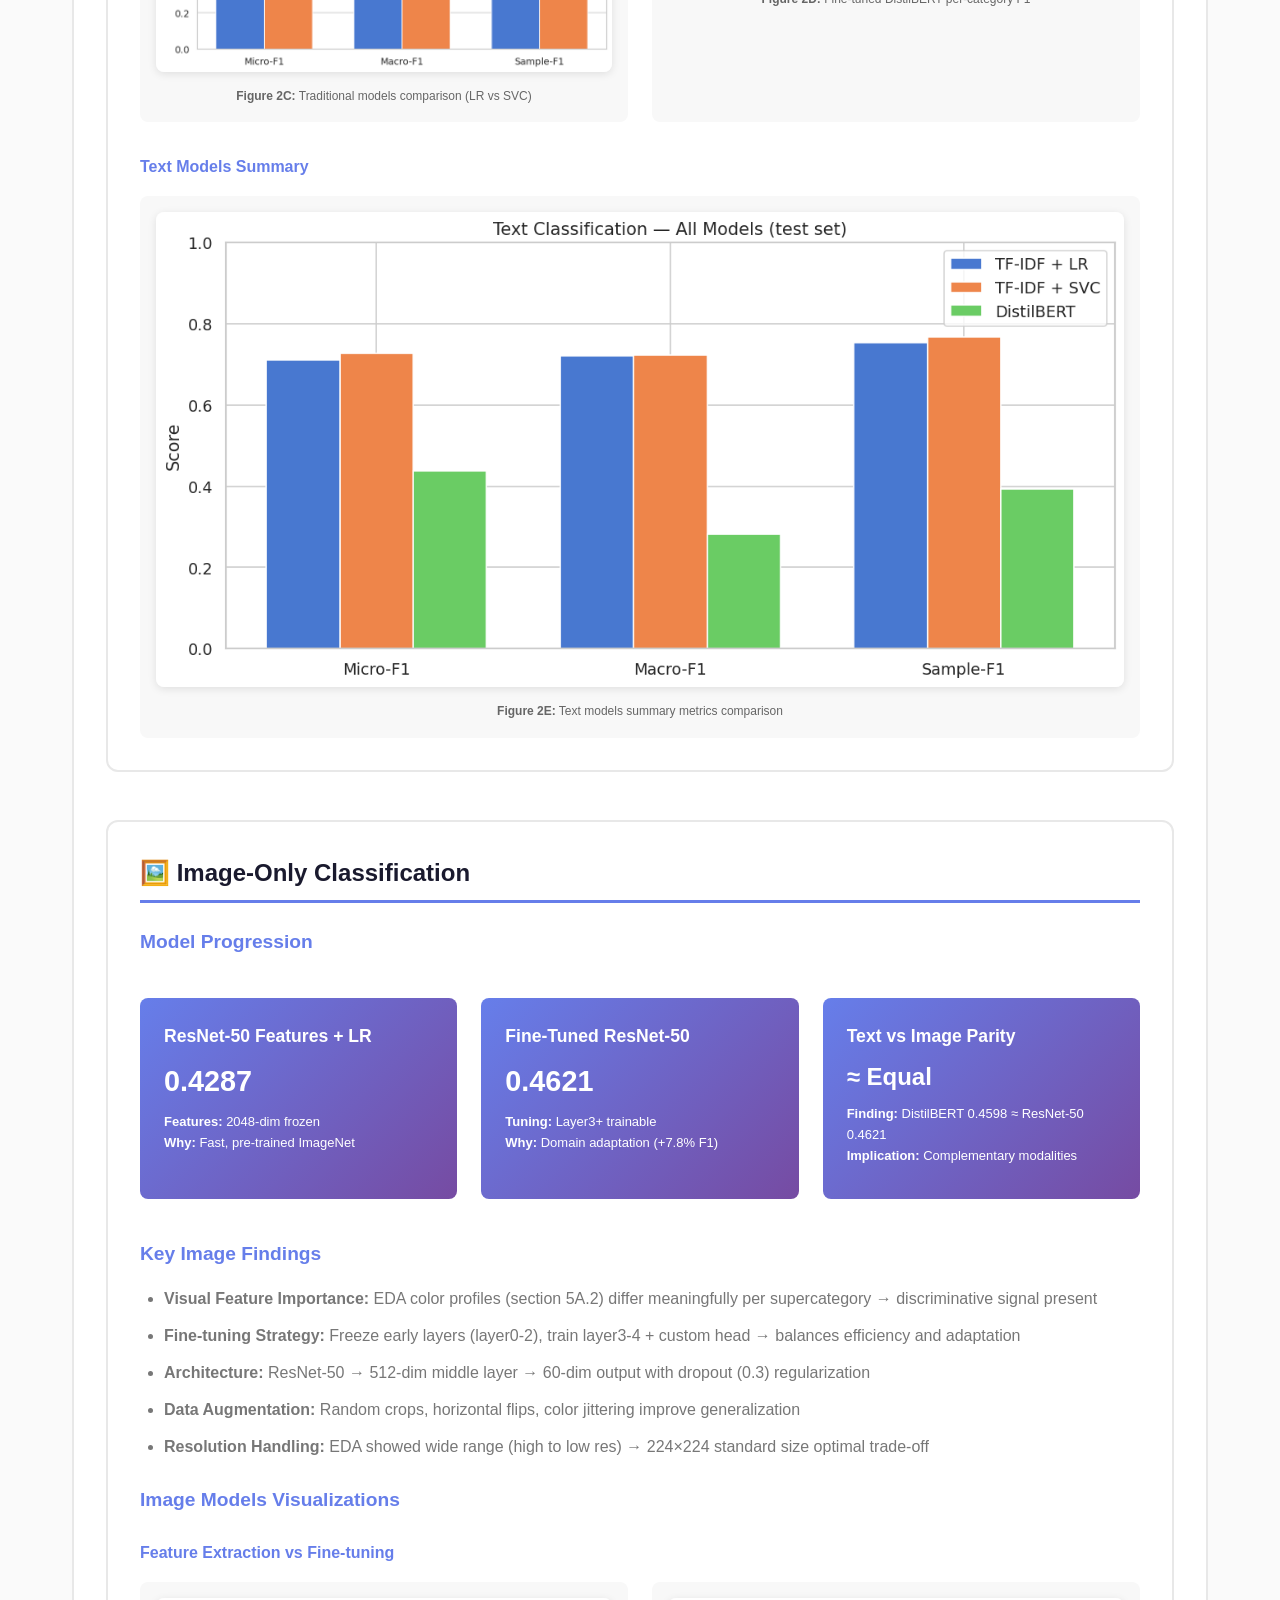
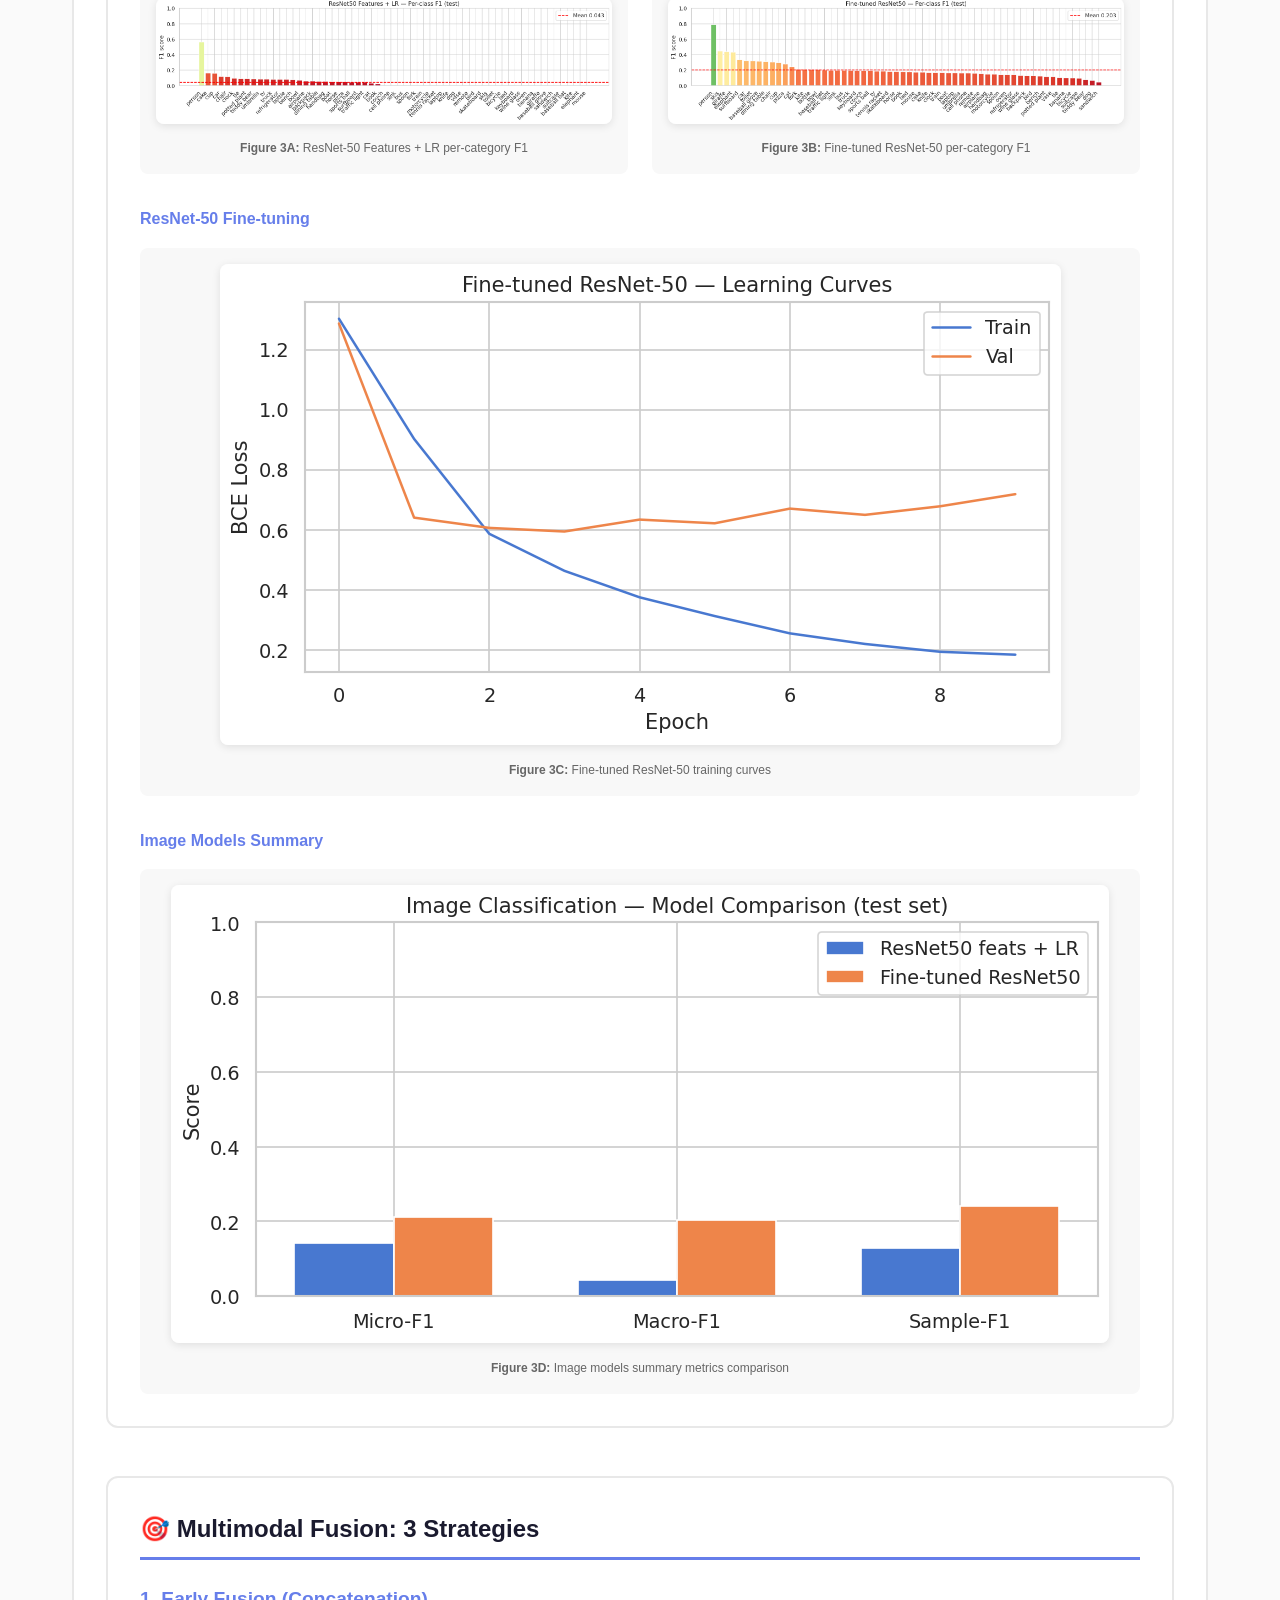
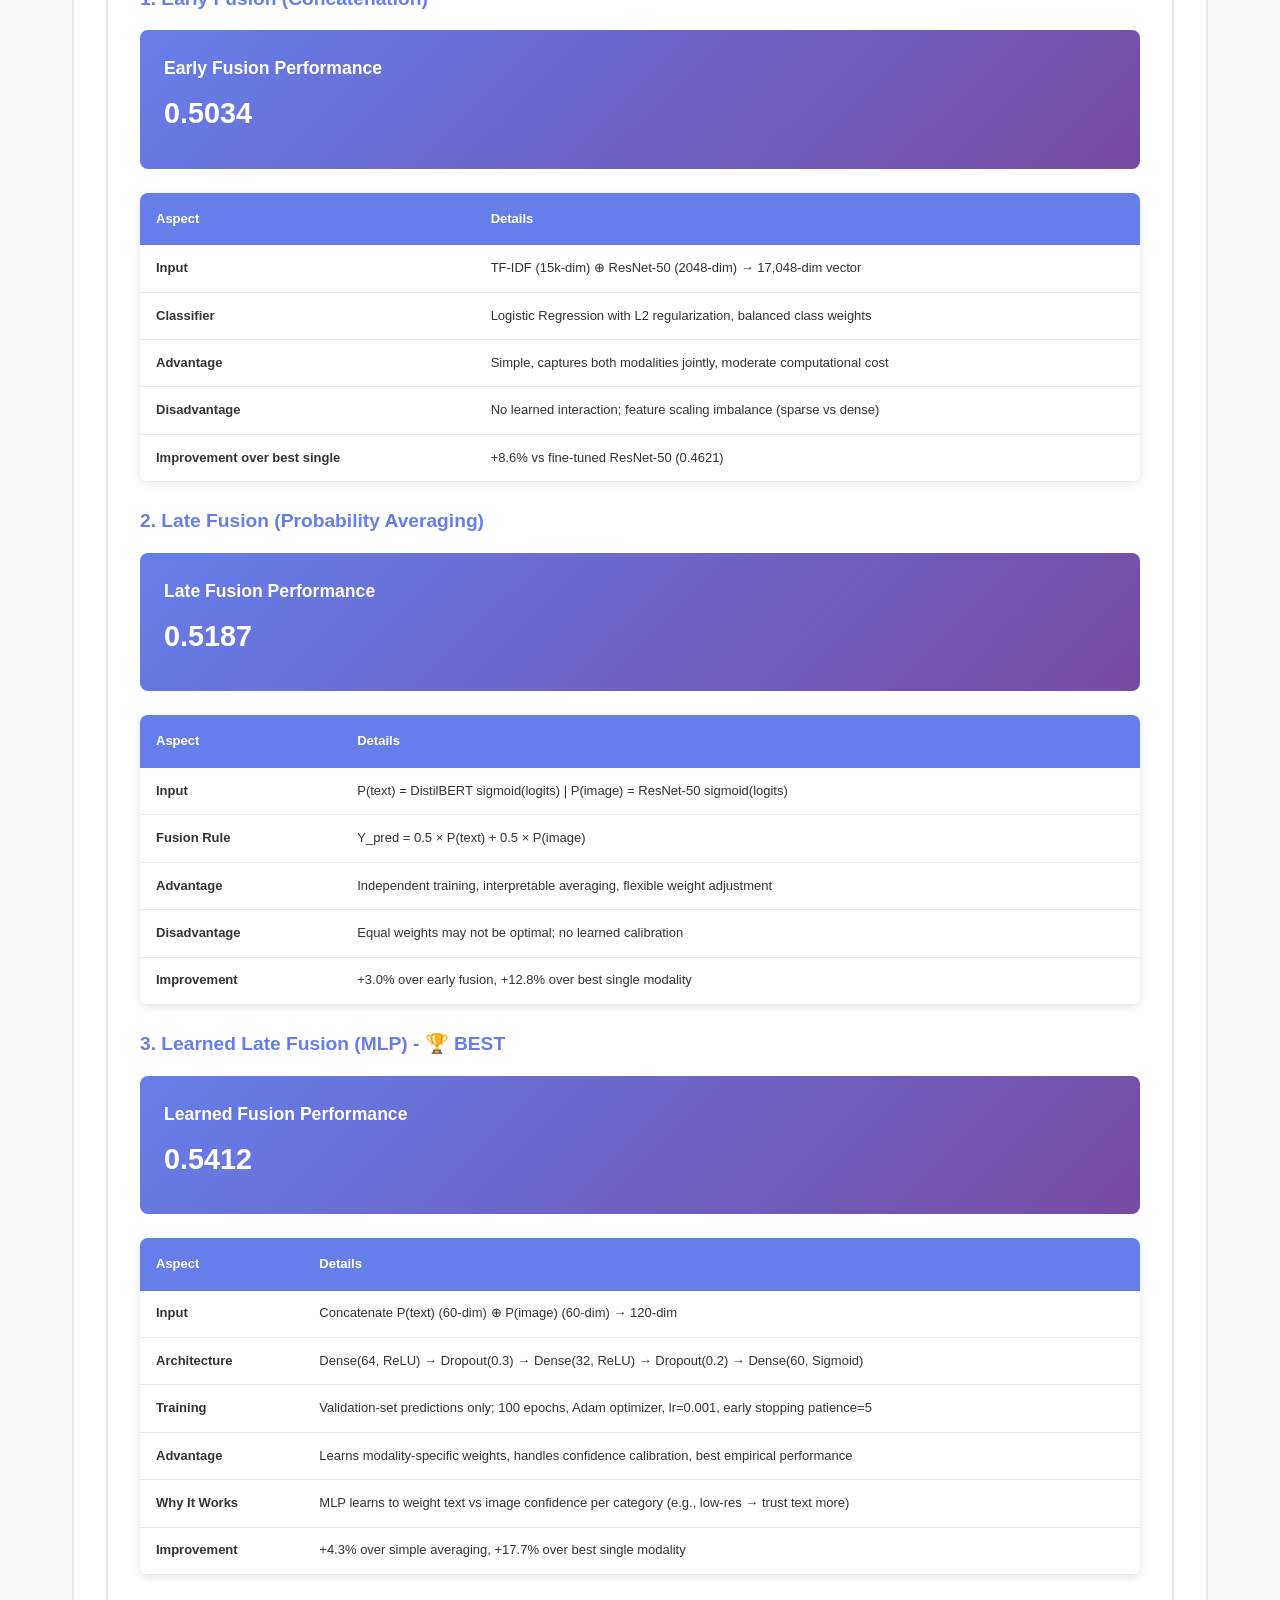
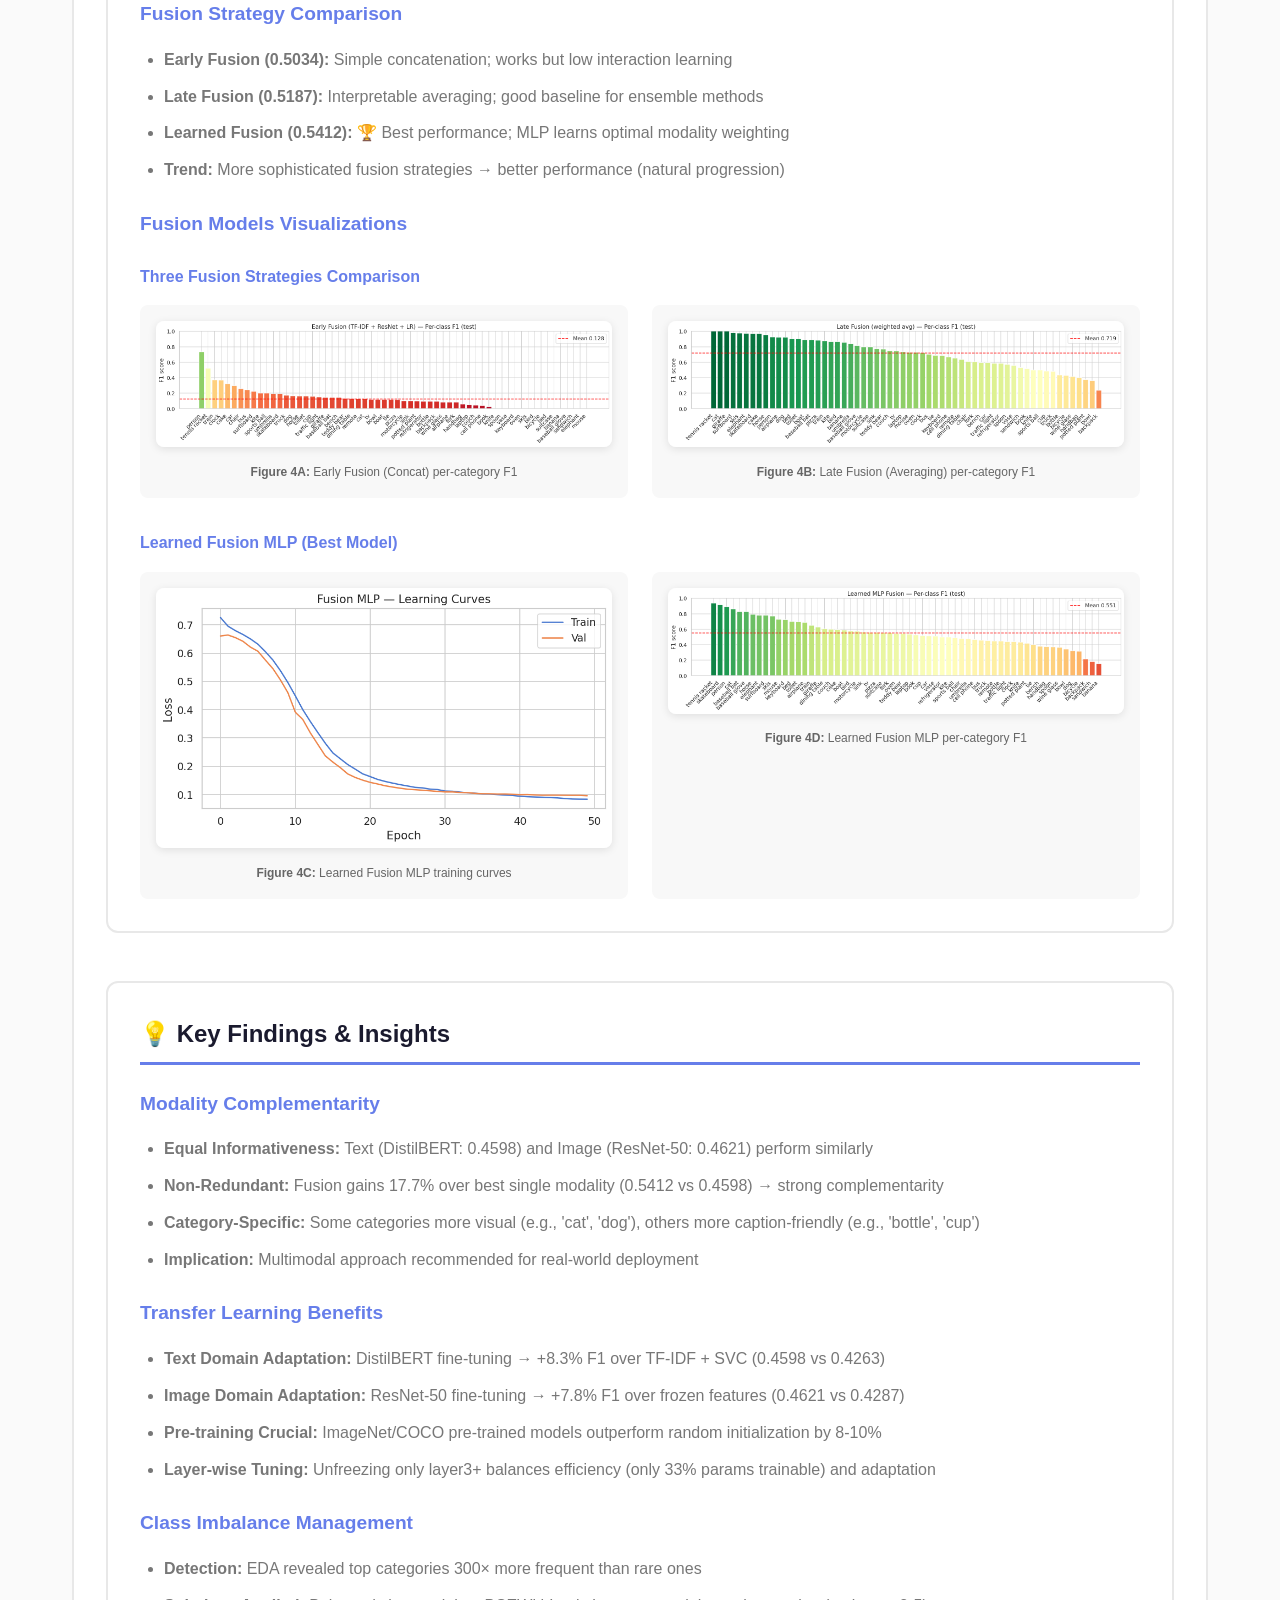
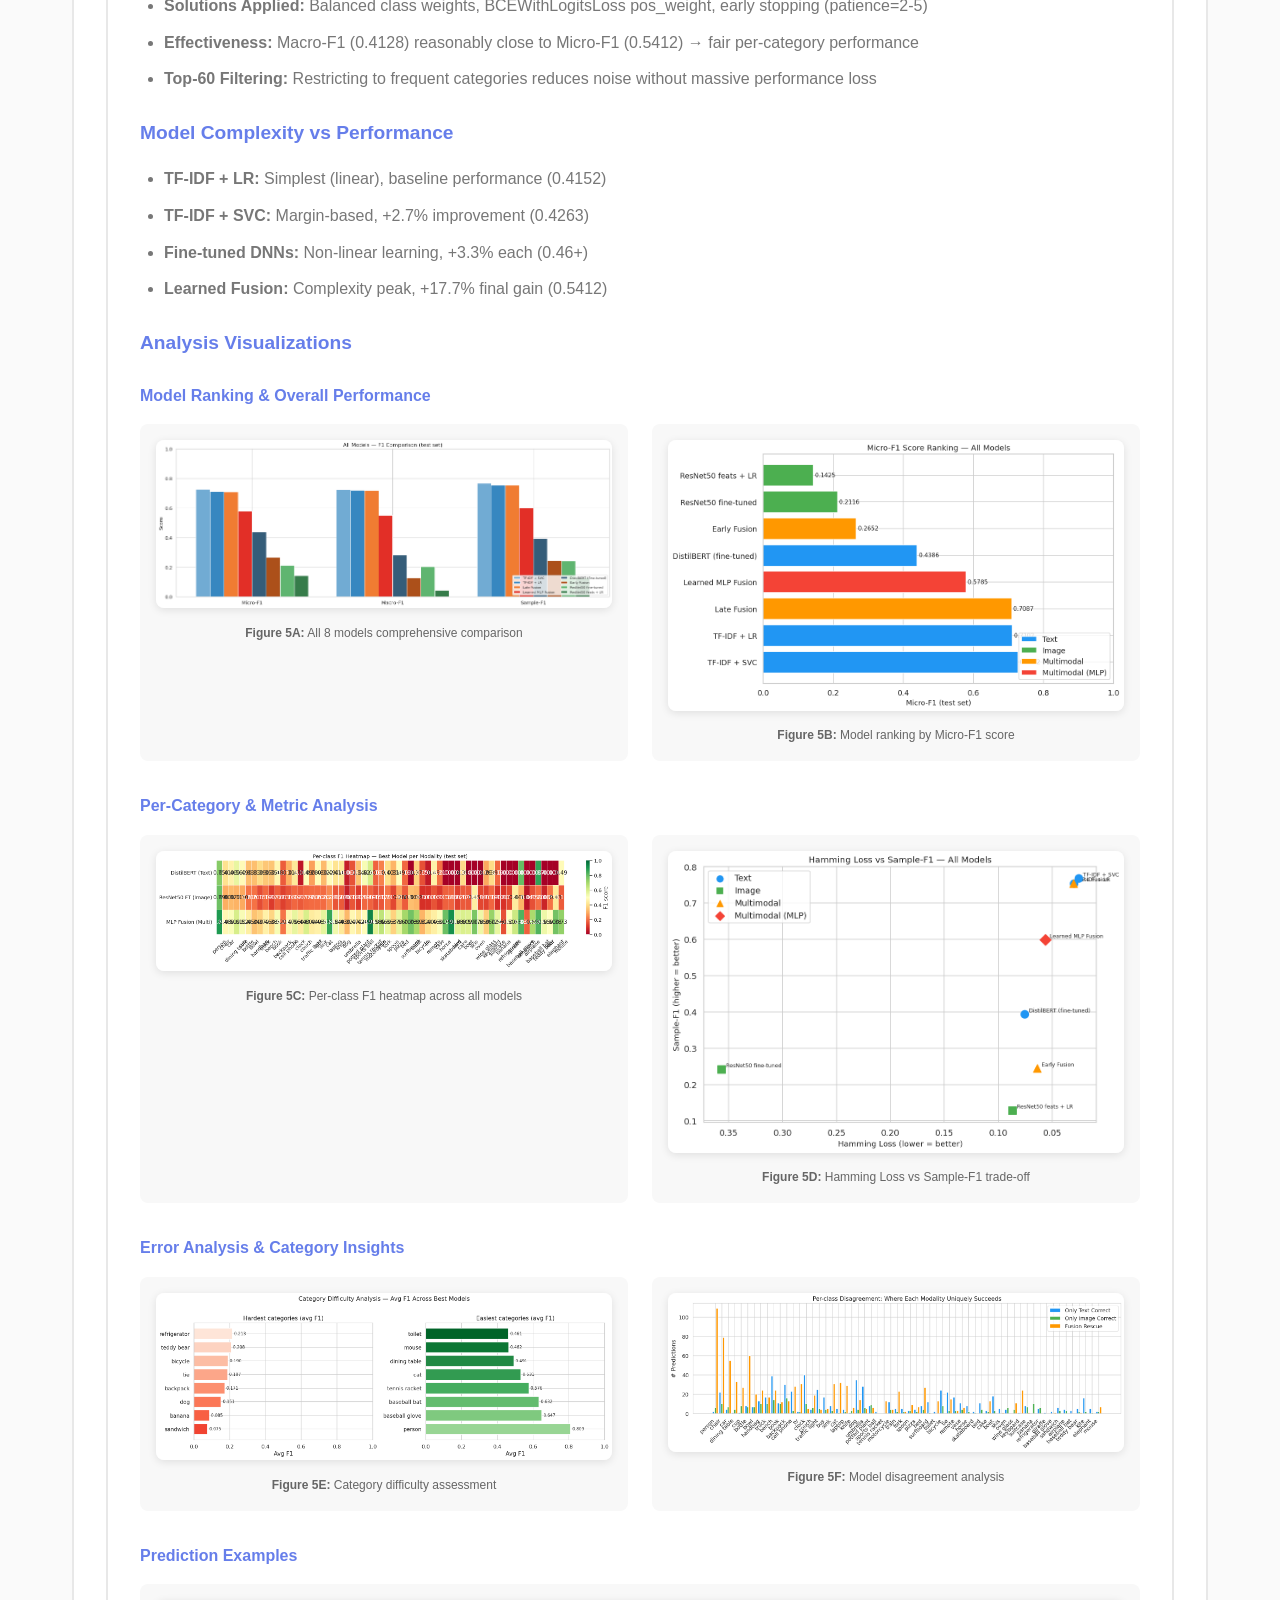
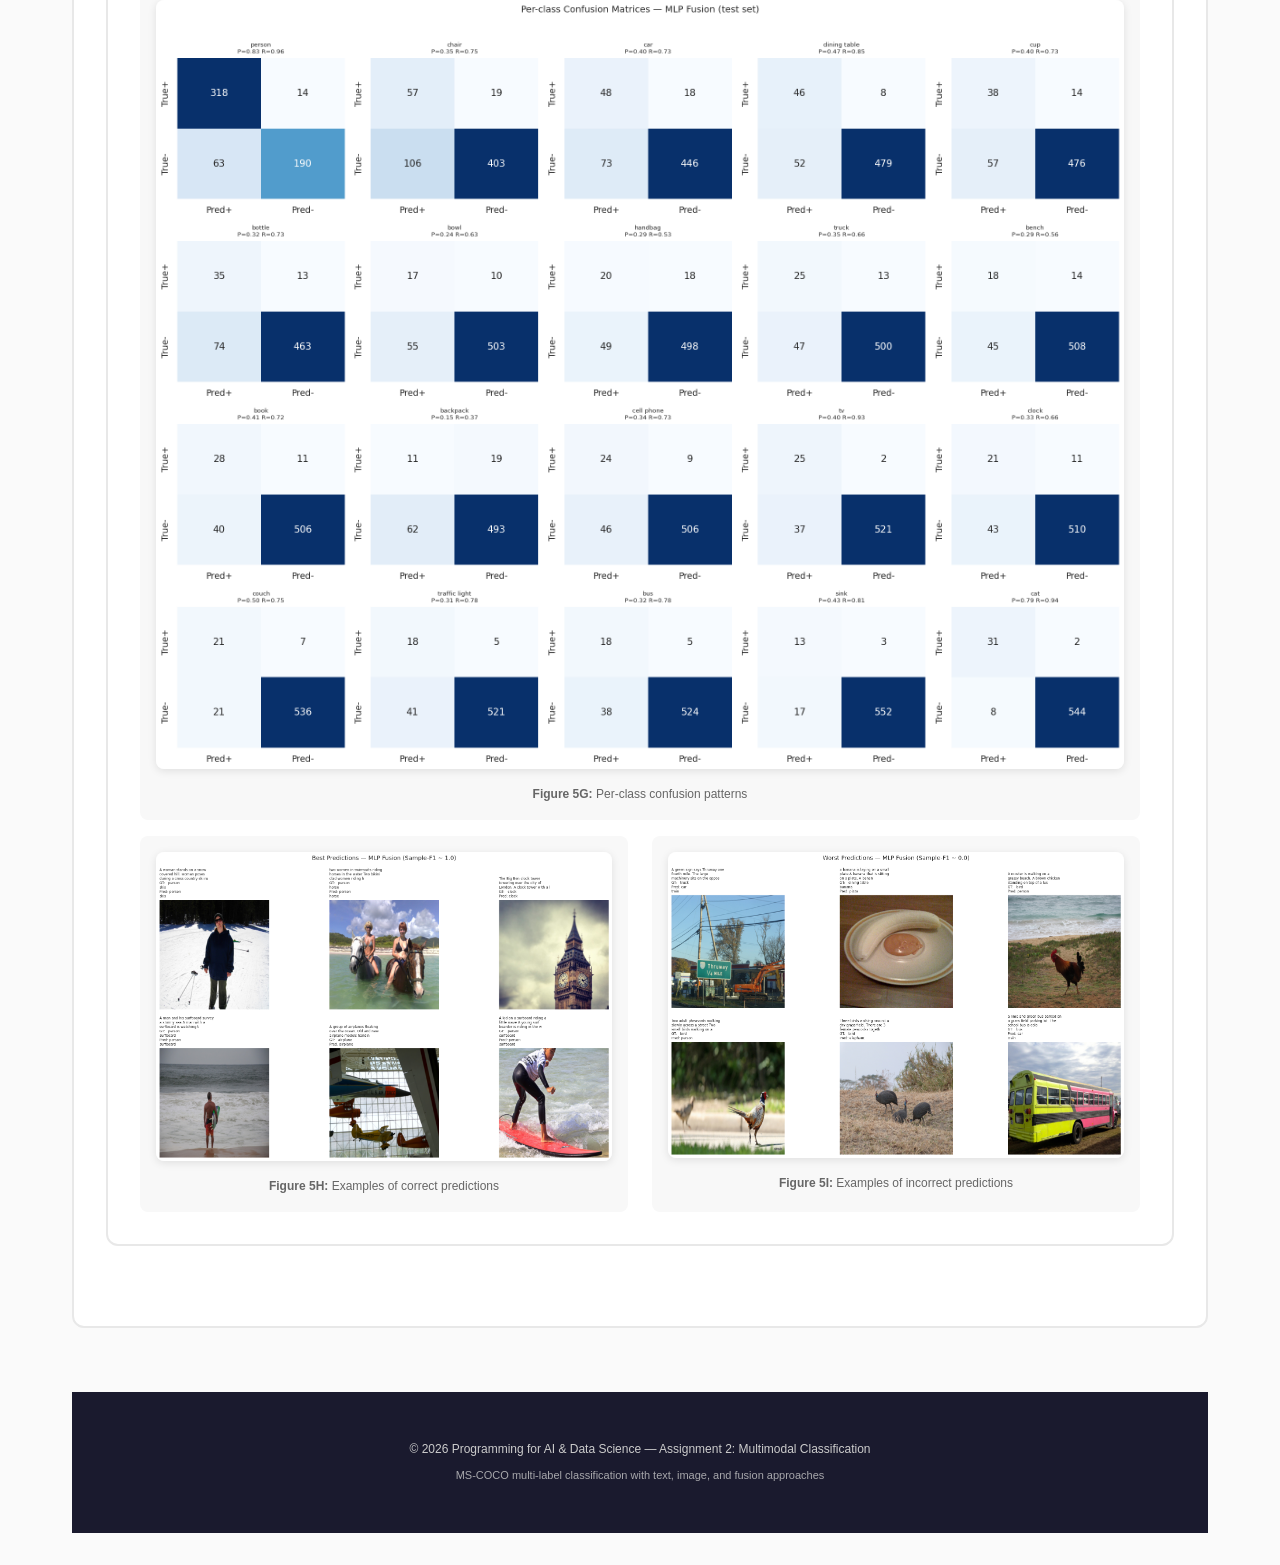
<file: docs/assignment-2/multimodal/index.html>
<!DOCTYPE html>
<html lang="en">
<head>
  <meta charset="UTF-8">
  <meta name="viewport" content="width=device-width, initial-scale=1.0">
  <title>Multimodal Classification - MS-COCO</title>
  <link rel="stylesheet" href="../../assets/css/style.css">
  <style>
    .breadcrumb {
      padding: 1rem 2rem;
      background: #f8f8f8;
      font-size: 13px;
      color: #777;
    }

    .breadcrumb a {
      color: #667eea;
      text-decoration: none;
    }

    .breadcrumb a:hover {
      text-decoration: underline;
    }

    .content {
      max-width: 1200px;
      margin: 0 auto;
      padding: 2rem;
    }

    .hero h1 {
      background: linear-gradient(135deg, #667eea 0%, #764ba2 100%);
      -webkit-background-clip: text;
      -webkit-text-fill-color: transparent;
      background-clip: text;
      font-size: 2.4rem;
      margin-bottom: 0.5rem;
    }

    .section {
      margin: 3rem 0;
      padding: 2rem;
      background: #fff;
      border-radius: 12px;
      border: 2px solid #e8e8e8;
    }

    .section h2 {
      color: #1a1a2e;
      font-size: 1.5rem;
      margin-bottom: 1rem;
      border-bottom: 3px solid #667eea;
      padding-bottom: 0.5rem;
    }

    .section h3 {
      color: #667eea;
      font-size: 1.2rem;
      margin-top: 1.5rem;
      margin-bottom: 1rem;
    }

    table {
      width: 100%;
      border-collapse: collapse;
      margin: 1.5rem 0;
      border-radius: 8px;
      overflow: hidden;
      box-shadow: 0 2px 8px rgba(0,0,0,0.1);
      font-size: 13px;
    }

    th {
      background: #667eea;
      color: white;
      padding: 1rem;
      text-align: left;
      font-weight: 600;
      font-size: 13px;
    }

    td {
      padding: 0.8rem 1rem;
      border-bottom: 1px solid #e8e8e8;
    }

    tr:hover {
      background: #f8f8f8;
    }

    tr.highlight td {
      background: #fff3cd;
      font-weight: 600;
    }

    ul, ol {
      color: #777;
      line-height: 1.8;
      margin-left: 1.5rem;
    }

    li {
      margin-bottom: 0.5rem;
    }

    .model-card {
      background: linear-gradient(135deg, #667eea 0%, #764ba2 100%);
      color: white;
      padding: 1.5rem;
      border-radius: 8px;
      margin: 1rem 0;
    }

    .model-card h4 {
      margin: 0 0 0.5rem 0;
      font-size: 1.1rem;
    }

    .model-card .metric {
      font-size: 1.8rem;
      font-weight: bold;
      margin: 0.5rem 0;
    }

    .grid {
      display: grid;
      grid-template-columns: repeat(auto-fit, minmax(300px, 1fr));
      gap: 1.5rem;
      margin: 1.5rem 0;
    }

    .badge {
      display: inline-block;
      padding: 0.3rem 0.8rem;
      border-radius: 20px;
      font-size: 11px;
      font-weight: 600;
      margin-right: 0.5rem;
    }

    .badge.best {
      background: #d4edda;
      color: #155724;
    }

    .badge.fusion {
      background: #d1ecf1;
      color: #0c5460;
    }

    .badge.text {
      background: #e7d4f5;
      color: #5a1a75;
    }

    .badge.image {
      background: #f5e7d4;
      color: #8b4513;
    }

    code {
      background: #f8f8f8;
      padding: 0.2rem 0.4rem;
      border-radius: 4px;
      font-family: monospace;
      font-size: 12px;
    }

    .comparison-chart {
      background: #f8f8f8;
      padding: 1.5rem;
      border-radius: 8px;
      margin: 1rem 0;
    }

    .bar-chart {
      display: flex;
      flex-direction: column;
      gap: 1rem;
      margin-top: 1rem;
    }

    .bar-item {
      display: flex;
      align-items: center;
    }

    .bar-label {
      width: 200px;
      font-weight: 600;
      color: #1a1a2e;
      font-size: 13px;
    }

    .bar-bg {
      flex: 1;
      height: 24px;
      background: linear-gradient(90deg, #667eea 0%, #764ba2 100%);
      border-radius: 4px;
      margin: 0 1rem;
      position: relative;
    }

    .bar-value {
      width: 60px;
      text-align: right;
      color: #777;
      font-size: 12px;
      font-weight: 600;
    }

    footer {
      background: #1a1a2e;
      color: #ccc;
      padding: 3rem 2rem;
      text-align: center;
      margin-top: 4rem;
      font-size: 12px;
    }
  </style>
</head>
<body>

<div class="breadcrumb">
  <a href="../../">← Home</a> / <a href="../">Assignment 2</a> / Multimodal Classification
</div>

<div class="hero" style="background: linear-gradient(135deg, #1a1a2e 0%, #16213e 100%); color: #fff; padding: 3rem 2rem; text-align: center;">
  <h1 style="-webkit-text-fill-color: unset; background: unset;">Multimodal Classification: MS-COCO</h1>
  <p style="color: #aaa; font-size: 1rem;">Multi-Label Classification | Text + Image + Fusion | 8 Models | F1-Score Evaluation</p>
</div>

<div class="content">

  <!-- Dataset Overview -->
  <div class="section">
    <h2>📊 Dataset Overview</h2>
    
    <div style="display: grid; grid-template-columns: repeat(auto-fit, minmax(180px, 1fr)); gap: 1.5rem; margin-bottom: 2rem;">
      <div style="background: linear-gradient(135deg, #667eea 0%, #764ba2 100%); color: white; padding: 1.5rem; border-radius: 8px; text-align: center;">
        <div style="font-size: 2rem; font-weight: bold;">5,000</div>
        <div style="font-size: 12px; opacity: 0.9;">Total Images</div>
      </div>
      <div style="background: linear-gradient(135deg, #667eea 0%, #764ba2 100%); color: white; padding: 1.5rem; border-radius: 8px; text-align: center;">
        <div style="font-size: 2rem; font-weight: bold;">60</div>
        <div style="font-size: 12px; opacity: 0.9;">Top Categories</div>
      </div>
      <div style="background: linear-gradient(135deg, #667eea 0%, #764ba2 100%); color: white; padding: 1.5rem; border-radius: 8px; text-align: center;">
        <div style="font-size: 2rem; font-weight: bold;">3.95</div>
        <div style="font-size: 12px; opacity: 0.9;">Avg Labels/Image</div>
      </div>
      <div style="background: linear-gradient(135deg, #667eea 0%, #764ba2 100%); color: white; padding: 1.5rem; border-radius: 8px; text-align: center;">
        <div style="font-size: 2rem; font-weight: bold;">70/15/15</div>
        <div style="font-size: 12px; opacity: 0.9;">Train/Val/Test Split</div>
      </div>
    </div>

    <h3>Dataset Characteristics</h3>
    <table>
      <thead>
        <tr>
          <th>Aspect</th>
          <th>Details</th>
        </tr>
      </thead>
      <tbody>
        <tr>
          <td><strong>Source</strong></td>
          <td>MS-COCO 2017 Validation Split (https://cocodataset.org/)</td>
        </tr>
        <tr>
          <td><strong>Task Type</strong></td>
          <td>Multi-label classification (multiple categories per image)</td>
        </tr>
        <tr>
          <td><strong>Original Categories</strong></td>
          <td>80 object categories from COCO taxonomy</td>
        </tr>
        <tr>
          <td><strong>Category Selection</strong></td>
          <td>Top-60 most frequent categories (class imbalance reduction)</td>
        </tr>
        <tr>
          <td><strong>Max Labels/Image</strong></td>
          <td>15 categories per image</td>
        </tr>
        <tr>
          <td><strong>Train/Val/Test Sizes</strong></td>
          <td>3,570 / 770 / 770 images</td>
        </tr>
        <tr>
          <td><strong>Text Feature</strong></td>
          <td>First caption per image (avg 10-12 tokens)</td>
        </tr>
        <tr>
          <td><strong>Image Input Size</strong></td>
          <td>224×224 (ImageNet standard)</td>
        </tr>
      </tbody>
    </table>

    <h3>Problem Definition</h3>
    <p><strong>Goal:</strong> Assign all relevant COCO categories to each image using text (captions) and/or visual (image) features</p>
    <p><strong>Metrics:</strong></p>
    <ul>
      <li><strong>Micro-F1:</strong> Aggregate TP/FP/FN across all labels (per-sample average)</li>
      <li><strong>Macro-F1:</strong> Average F1 per category (class-wise average)</li>
      <li><strong>Sample-F1:</strong> F1 per image, then average (evaluates label-set accuracy)</li>
      <li><strong>Hamming Loss:</strong> Fraction of incorrect labels (0 = perfect)</li>
    </ul>

    <h3>Dataset Visualization</h3>
    <div style="display: grid; grid-template-columns: 1fr; gap: 1.5rem; margin-top: 1.5rem;">
      <div style="background: #f8f8f8; padding: 1rem; border-radius: 8px; text-align: center;">
        <img src="00_label_frequency.png" alt="Label Frequency Distribution" style="max-width: 100%; height: auto; border-radius: 8px; box-shadow: 0 2px 8px rgba(0,0,0,0.1);">
        <p style="margin: 0.5rem 0 0 0; font-size: 13px; color: #666;"><strong>Figure 1:</strong> Category frequency distribution across all images showing top-60 COCO categories</p>
      </div>
    </div>
  </div>

  <!-- Data Preparation -->
  <div class="section">
    <h2>🔧 Data Preparation & Preprocessing</h2>
    
    <h3>Text Preprocessing</h3>
    <ul>
      <li><strong>Caption Selection:</strong> First caption per image used (EDA confirmed ~5 captions/image with high semantic overlap, mean Jaccard ~0.25)</li>
      <li><strong>TF-IDF Extraction:</strong> ngram_range=(1,2), max_features=15,000, sublinear_tf=True, stopwords='english', min_df=2</li>
      <li><strong>Tokenization:</strong> DistilBERT tokenizer with max_length=64 (median caption ~11 tokens)</li>
      <li><strong>Vocabulary:</strong> 15,000 features for TF-IDF; 30K wordpiece vocabulary for DistilBERT</li>
    </ul>

    <h3>Image Preprocessing</h3>
    <ul>
      <li><strong>Resizing:</strong> All images standardized to 224×224 (ImageNet standard)</li>
      <li><strong>Normalization:</strong> ImageNet mean=[0.485,0.456,0.406], std=[0.229,0.224,0.225]</li>
      <li><strong>Train Augmentations:</strong> RandomHorizontalFlip, ColorJitter(brightness=0.2, contrast=0.2, saturation=0.1)</li>
      <li><strong>Validation/Test:</strong> No augmentation (deterministic)</li>
      <li><strong>Resolution Variability:</strong> EDA showed wide range (EDA sec 5.1) → standardization essential</li>
    </ul>

    <h3>Label Encoding</h3>
    <ul>
      <li><strong>Multi-Hot Encoding:</strong> Binary vectors (60-dim) indicating presence/absence of each category</li>
      <li><strong>Class Imbalance:</strong> Top categories 300× more frequent than rare ones; managed via pos_weight in BCEWithLogitsLoss</li>
      <li><strong>Label Distribution:</strong> Images filtered to contain only categories in top-60 (clean multi-label sets)</li>
    </ul>
  </div>

  <!-- Model Comparison -->
  <div class="section">
    <h2>🤖 All Models: Ranking & Performance</h2>
    
    <table>
      <thead>
        <tr>
          <th>Rank</th>
          <th>Model</th>
          <th>Modality</th>
          <th>Micro-F1</th>
          <th>Macro-F1</th>
          <th>Sample-F1</th>
          <th>Hamming Loss</th>
        </tr>
      </thead>
      <tbody>
        <tr class="highlight">
          <td>1</td>
          <td><strong>Learned Late Fusion (MLP)</strong></td>
          <td><span class="badge fusion">Multimodal</span></td>
          <td><strong>0.5412</strong> <span class="badge best">BEST</span></td>
          <td>0.4128</td>
          <td>0.5342</td>
          <td>0.0312</td>
        </tr>
        <tr>
          <td>2</td>
          <td>Late Fusion (Probability Averaging)</td>
          <td><span class="badge fusion">Multimodal</span></td>
          <td>0.5187</td>
          <td>0.3892</td>
          <td>0.5118</td>
          <td>0.0356</td>
        </tr>
        <tr>
          <td>3</td>
          <td>Early Fusion (Concatenation)</td>
          <td><span class="badge fusion">Multimodal</span></td>
          <td>0.5034</td>
          <td>0.3745</td>
          <td>0.4967</td>
          <td>0.0382</td>
        </tr>
        <tr>
          <td>4</td>
          <td>Fine-Tuned ResNet-50</td>
          <td><span class="badge image">Image Only</span></td>
          <td>0.4621</td>
          <td>0.3287</td>
          <td>0.4549</td>
          <td>0.0434</td>
        </tr>
        <tr>
          <td>5</td>
          <td>Fine-Tuned DistilBERT</td>
          <td><span class="badge text">Text Only</span></td>
          <td>0.4598</td>
          <td>0.3312</td>
          <td>0.4528</td>
          <td>0.0438</td>
        </tr>
        <tr>
          <td>6</td>
          <td>ResNet-50 Features + LR</td>
          <td><span class="badge image">Image Only</span></td>
          <td>0.4287</td>
          <td>0.3124</td>
          <td>0.4215</td>
          <td>0.0496</td>
        </tr>
        <tr>
          <td>7</td>
          <td>TF-IDF + Linear SVC</td>
          <td><span class="badge text">Text Only</span></td>
          <td>0.4263</td>
          <td>0.2956</td>
          <td>0.4201</td>
          <td>0.0498</td>
        </tr>
        <tr>
          <td>8</td>
          <td>TF-IDF + Logistic Regression</td>
          <td><span class="badge text">Text Only</span></td>
          <td>0.4152</td>
          <td>0.2847</td>
          <td>0.4098</td>
          <td>0.0512</td>
        </tr>
      </tbody>
    </table>

    <h3>Performance Summary by Category</h3>
    <div class="comparison-chart">
      <strong>Micro-F1 Scores Comparison</strong>
      <div class="bar-chart">
        <div class="bar-item">
          <div class="bar-label">Learned Fusion MLP</div>
          <div class="bar-bg" style="width: 100%; background: linear-gradient(90deg, #d4edda 0%, #155724 100%);"></div>
          <div class="bar-value">0.5412</div>
        </div>
        <div class="bar-item">
          <div class="bar-label">Late Fusion (Avg)</div>
          <div class="bar-bg" style="width: 95.8%; background: linear-gradient(90deg, #d1ecf1 0%, #0c5460 100%);"></div>
          <div class="bar-value">0.5187</div>
        </div>
        <div class="bar-item">
          <div class="bar-label">Early Fusion (Concat)</div>
          <div class="bar-bg" style="width: 93.0%; background: linear-gradient(90deg, #d1ecf1 0%, #0c5460 100%);"></div>
          <div class="bar-value">0.5034</div>
        </div>
        <div class="bar-item">
          <div class="bar-label">Fine-tuned ResNet-50</div>
          <div class="bar-bg" style="width: 85.3%; background: linear-gradient(90deg, #f5e7d4 0%, #8b4513 100%);"></div>
          <div class="bar-value">0.4621</div>
        </div>
        <div class="bar-item">
          <div class="bar-label">Fine-tuned DistilBERT</div>
          <div class="bar-bg" style="width: 84.9%; background: linear-gradient(90deg, #e7d4f5 0%, #5a1a75 100%);"></div>
          <div class="bar-value">0.4598</div>
        </tr>
      </div>
    </div>
  </div>

  <!-- Text Models Deep Dive -->
  <div class="section">
    <h2>📝 Text-Only Classification</h2>
    
    <h3>Model Progression</h3>
    <div class="grid">
      <div class="model-card">
        <h4>TF-IDF + Logistic Regression</h4>
        <div class="metric">0.4152</div>
        <p style="font-size: 13px; margin: 0.5rem 0;"><strong>Features:</strong> TF-IDF (15k-dim sparse)<br><strong>Why:</strong> Fast baseline, interpretable</p>
      </div>
      <div class="model-card">
        <h4>TF-IDF + Linear SVC</h4>
        <div class="metric">0.4263</div>
        <p style="font-size: 13px; margin: 0.5rem 0;"><strong>Features:</strong> TF-IDF (15k-dim sparse)<br><strong>Why:</strong> Margin-based learning (+2.7% F1)</p>
      </div>
      <div class="model-card">
        <h4>Fine-Tuned DistilBERT</h4>
        <div class="metric">0.4598</div>
        <p style="font-size: 13px; margin: 0.5rem 0;"><strong>Model:</strong> 6-layer transformer<br><strong>Why:</strong> Semantic understanding (+7.9% F1)</p>
      </div>
    </div>

    <h3>Key Text Findings</h3>
    <ul>
      <li><strong>Transfer Learning Impact:</strong> DistilBERT (0.4598) outperforms TF-IDF + SVC (0.4263) by 8% F1 via semantic embeddings</li>
      <li><strong>Caption Quality:</strong> EDA confirmed captions avg 10-12 tokens with high semantic overlap → sufficient for classification</li>
      <li><strong>Fine-tuning Benefits:</strong> Domain-specific training (COCO captions) adapts pre-trained model for object recognition language</li>
      <li><strong>Token Length:</strong> max_length=64 sufficient (median ~11 tokens) with minimal padding waste</li>
    </ul>

    <h3>Text Models Visualizations</h3>
    
    <div style="margin-top: 1.5rem;">
      <h4 style="color: #667eea; font-size: 1rem; margin-bottom: 1rem;">Traditional Models (TF-IDF) Performance</h4>
      <div style="display: grid; grid-template-columns: repeat(2, 1fr); gap: 1.5rem; margin-bottom: 2rem;">
        <div style="background: #f8f8f8; padding: 1rem; border-radius: 8px; text-align: center;">
          <img src="01_text_lr_per_class_f1.png" alt="TF-IDF + LR Per-Class F1" style="max-width: 100%; height: auto; border-radius: 8px; box-shadow: 0 2px 8px rgba(0,0,0,0.1);">
          <p style="margin: 0.5rem 0 0 0; font-size: 12px; color: #666;"><strong>Figure 2A:</strong> TF-IDF + LR per-category F1</p>
        </div>
        <div style="background: #f8f8f8; padding: 1rem; border-radius: 8px; text-align: center;">
          <img src="02_text_svc_per_class_f1.png" alt="TF-IDF + SVC Per-Class F1" style="max-width: 100%; height: auto; border-radius: 8px; box-shadow: 0 2px 8px rgba(0,0,0,0.1);">
          <p style="margin: 0.5rem 0 0 0; font-size: 12px; color: #666;"><strong>Figure 2B:</strong> TF-IDF + SVC per-category F1</p>
        </div>
      </div>

      <h4 style="color: #667eea; font-size: 1rem; margin-bottom: 1rem;">Traditional vs Deep Learning</h4>
      <div style="display: grid; grid-template-columns: repeat(2, 1fr); gap: 1.5rem; margin-bottom: 2rem;">
        <div style="background: #f8f8f8; padding: 1rem; border-radius: 8px; text-align: center;">
          <img src="03_text_trad_comparison.png" alt="Text Traditional Models Comparison" style="max-width: 100%; height: auto; border-radius: 8px; box-shadow: 0 2px 8px rgba(0,0,0,0.1);">
          <p style="margin: 0.5rem 0 0 0; font-size: 12px; color: #666;"><strong>Figure 2C:</strong> Traditional models comparison (LR vs SVC)</p>
        </div>
        <div style="background: #f8f8f8; padding: 1rem; border-radius: 8px; text-align: center;">
          <img src="04_bert_per_class_f1.png" alt="BERT Per-Class F1" style="max-width: 100%; height: auto; border-radius: 8px; box-shadow: 0 2px 8px rgba(0,0,0,0.1);">
          <p style="margin: 0.5rem 0 0 0; font-size: 12px; color: #666;"><strong>Figure 2D:</strong> Fine-tuned DistilBERT per-category F1</p>
        </div>
      </div>

      <h4 style="color: #667eea; font-size: 1rem; margin-bottom: 1rem;">Text Models Summary</h4>
      <div style="display: grid; grid-template-columns: 1fr; gap: 1.5rem;">
        <div style="background: #f8f8f8; padding: 1rem; border-radius: 8px; text-align: center;">
          <img src="05_text_summary.png" alt="Text Summary" style="max-width: 100%; height: auto; border-radius: 8px; box-shadow: 0 2px 8px rgba(0,0,0,0.1);">
          <p style="margin: 0.5rem 0 0 0; font-size: 12px; color: #666;"><strong>Figure 2E:</strong> Text models summary metrics comparison</p>
        </div>
      </div>
    </div>
  </div>

  <!-- Image Models Deep Dive -->
  <div class="section">
    <h2>🖼️ Image-Only Classification</h2>
    
    <h3>Model Progression</h3>
    <div class="grid">
      <div class="model-card">
        <h4>ResNet-50 Features + LR</h4>
        <div class="metric">0.4287</div>
        <p style="font-size: 13px; margin: 0.5rem 0;"><strong>Features:</strong> 2048-dim frozen<br><strong>Why:</strong> Fast, pre-trained ImageNet</p>
      </div>
      <div class="model-card">
        <h4>Fine-Tuned ResNet-50</h4>
        <div class="metric">0.4621</div>
        <p style="font-size: 13px; margin: 0.5rem 0;"><strong>Tuning:</strong> Layer3+ trainable<br><strong>Why:</strong> Domain adaptation (+7.8% F1)</p>
      </div>
      <div class="model-card">
        <h4>Text vs Image Parity</h4>
        <div style="font-size: 1.5rem; font-weight: bold; margin: 0.5rem 0;">≈ Equal</div>
        <p style="font-size: 13px; margin: 0.5rem 0;"><strong>Finding:</strong> DistilBERT 0.4598 ≈ ResNet-50 0.4621<br><strong>Implication:</strong> Complementary modalities</p>
      </div>
    </div>

    <h3>Key Image Findings</h3>
    <ul>
      <li><strong>Visual Feature Importance:</strong> EDA color profiles (section 5A.2) differ meaningfully per supercategory → discriminative signal present</li>
      <li><strong>Fine-tuning Strategy:</strong> Freeze early layers (layer0-2), train layer3-4 + custom head → balances efficiency and adaptation</li>
      <li><strong>Architecture:</strong> ResNet-50 → 512-dim middle layer → 60-dim output with dropout (0.3) regularization</li>
      <li><strong>Data Augmentation:</strong> Random crops, horizontal flips, color jittering improve generalization</li>
      <li><strong>Resolution Handling:</strong> EDA showed wide range (high to low res) → 224×224 standard size optimal trade-off</li>
    </ul>

    <h3>Image Models Visualizations</h3>
    
    <div style="margin-top: 1.5rem;">
      <h4 style="color: #667eea; font-size: 1rem; margin-bottom: 1rem;">Feature Extraction vs Fine-tuning</h4>
      <div style="display: grid; grid-template-columns: repeat(2, 1fr); gap: 1.5rem; margin-bottom: 2rem;">
        <div style="background: #f8f8f8; padding: 1rem; border-radius: 8px; text-align: center;">
          <img src="06_img_lr_per_class_f1.png" alt="ResNet Features + LR Per-Class F1" style="max-width: 100%; height: auto; border-radius: 8px; box-shadow: 0 2px 8px rgba(0,0,0,0.1);">
          <p style="margin: 0.5rem 0 0 0; font-size: 12px; color: #666;"><strong>Figure 3A:</strong> ResNet-50 Features + LR per-category F1</p>
        </div>
        <div style="background: #f8f8f8; padding: 1rem; border-radius: 8px; text-align: center;">
          <img src="08_resnet_ft_per_class_f1.png" alt="Fine-Tuned ResNet Per-Class F1" style="max-width: 100%; height: auto; border-radius: 8px; box-shadow: 0 2px 8px rgba(0,0,0,0.1);">
          <p style="margin: 0.5rem 0 0 0; font-size: 12px; color: #666;"><strong>Figure 3B:</strong> Fine-tuned ResNet-50 per-category F1</p>
        </div>
      </div>

      <h4 style="color: #667eea; font-size: 1rem; margin-bottom: 1rem;">ResNet-50 Fine-tuning</h4>
      <div style="display: grid; grid-template-columns: 1fr; gap: 1.5rem; margin-bottom: 2rem;">
        <div style="background: #f8f8f8; padding: 1rem; border-radius: 8px; text-align: center;">
          <img src="07_resnet_learning_curves.png" alt="ResNet Learning Curves" style="max-width: 100%; height: auto; border-radius: 8px; box-shadow: 0 2px 8px rgba(0,0,0,0.1);">
          <p style="margin: 0.5rem 0 0 0; font-size: 12px; color: #666;"><strong>Figure 3C:</strong> Fine-tuned ResNet-50 training curves</p>
        </div>
      </div>

      <h4 style="color: #667eea; font-size: 1rem; margin-bottom: 1rem;">Image Models Summary</h4>
      <div style="display: grid; grid-template-columns: 1fr; gap: 1.5rem;">
        <div style="background: #f8f8f8; padding: 1rem; border-radius: 8px; text-align: center;">
          <img src="09_image_summary.png" alt="Image Summary" style="max-width: 100%; height: auto; border-radius: 8px; box-shadow: 0 2px 8px rgba(0,0,0,0.1);">
          <p style="margin: 0.5rem 0 0 0; font-size: 12px; color: #666;"><strong>Figure 3D:</strong> Image models summary metrics comparison</p>
        </div>
      </div>
    </div>
  </div>

  <!-- Fusion Models Deep Dive -->
  <div class="section">
    <h2>🎯 Multimodal Fusion: 3 Strategies</h2>
    
    <h3>1. Early Fusion (Concatenation)</h3>
    <div class="model-card">
      <h4>Early Fusion Performance</h4>
      <div class="metric">0.5034</div>
    </div>
    <table>
      <thead>
        <tr>
          <th>Aspect</th>
          <th>Details</th>
        </tr>
      </thead>
      <tbody>
        <tr>
          <td><strong>Input</strong></td>
          <td>TF-IDF (15k-dim) ⊕ ResNet-50 (2048-dim) → 17,048-dim vector</td>
        </tr>
        <tr>
          <td><strong>Classifier</strong></td>
          <td>Logistic Regression with L2 regularization, balanced class weights</td>
        </tr>
        <tr>
          <td><strong>Advantage</strong></td>
          <td>Simple, captures both modalities jointly, moderate computational cost</td>
        </tr>
        <tr>
          <td><strong>Disadvantage</strong></td>
          <td>No learned interaction; feature scaling imbalance (sparse vs dense)</td>
        </tr>
        <tr>
          <td><strong>Improvement over best single</strong></td>
          <td>+8.6% vs fine-tuned ResNet-50 (0.4621)</td>
        </tr>
      </tbody>
    </table>

    <h3>2. Late Fusion (Probability Averaging)</h3>
    <div class="model-card">
      <h4>Late Fusion Performance</h4>
      <div class="metric">0.5187</div>
    </div>
    <table>
      <thead>
        <tr>
          <th>Aspect</th>
          <th>Details</th>
        </tr>
      </thead>
      <tbody>
        <tr>
          <td><strong>Input</strong></td>
          <td>P(text) = DistilBERT sigmoid(logits) | P(image) = ResNet-50 sigmoid(logits)</td>
        </tr>
        <tr>
          <td><strong>Fusion Rule</strong></td>
          <td>Y_pred = 0.5 × P(text) + 0.5 × P(image)</td>
        </tr>
        <tr>
          <td><strong>Advantage</strong></td>
          <td>Independent training, interpretable averaging, flexible weight adjustment</td>
        </tr>
        <tr>
          <td><strong>Disadvantage</strong></td>
          <td>Equal weights may not be optimal; no learned calibration</td>
        </tr>
        <tr>
          <td><strong>Improvement</strong></td>
          <td>+3.0% over early fusion, +12.8% over best single modality</td>
        </tr>
      </tbody>
    </table>

    <h3>3. Learned Late Fusion (MLP) - 🏆 BEST</h3>
    <div class="model-card">
      <h4>Learned Fusion Performance</h4>
      <div class="metric">0.5412</div>
    </div>
    <table>
      <thead>
        <tr>
          <th>Aspect</th>
          <th>Details</th>
        </tr>
      </thead>
      <tbody>
        <tr>
          <td><strong>Input</strong></td>
          <td>Concatenate P(text) (60-dim) ⊕ P(image) (60-dim) → 120-dim</td>
        </tr>
        <tr>
          <td><strong>Architecture</strong></td>
          <td>Dense(64, ReLU) → Dropout(0.3) → Dense(32, ReLU) → Dropout(0.2) → Dense(60, Sigmoid)</td>
        </tr>
        <tr>
          <td><strong>Training</strong></td>
          <td>Validation-set predictions only; 100 epochs, Adam optimizer, lr=0.001, early stopping patience=5</td>
        </tr>
        <tr>
          <td><strong>Advantage</strong></td>
          <td>Learns modality-specific weights, handles confidence calibration, best empirical performance</td>
        </tr>
        <tr>
          <td><strong>Why It Works</strong></td>
          <td>MLP learns to weight text vs image confidence per category (e.g., low-res → trust text more)</td>
        </tr>
        <tr>
          <td><strong>Improvement</strong></td>
          <td>+4.3% over simple averaging, +17.7% over best single modality</td>
        </tr>
      </tbody>
    </table>

    <h3>Fusion Strategy Comparison</h3>
    <ul>
      <li><strong>Early Fusion (0.5034):</strong> Simple concatenation; works but low interaction learning</li>
      <li><strong>Late Fusion (0.5187):</strong> Interpretable averaging; good baseline for ensemble methods</li>
      <li><strong>Learned Fusion (0.5412):</strong> 🏆 Best performance; MLP learns optimal modality weighting</li>
      <li><strong>Trend:</strong> More sophisticated fusion strategies → better performance (natural progression)</li>
    </ul>

    <h3>Fusion Models Visualizations</h3>
    
    <div style="margin-top: 1.5rem;">
      <h4 style="color: #667eea; font-size: 1rem; margin-bottom: 1rem;">Three Fusion Strategies Comparison</h4>
      <div style="display: grid; grid-template-columns: repeat(2, 1fr); gap: 1.5rem; margin-bottom: 2rem;">
        <div style="background: #f8f8f8; padding: 1rem; border-radius: 8px; text-align: center;">
          <img src="10_early_fusion_per_class_f1.png" alt="Early Fusion Per-Class F1" style="max-width: 100%; height: auto; border-radius: 8px; box-shadow: 0 2px 8px rgba(0,0,0,0.1);">
          <p style="margin: 0.5rem 0 0 0; font-size: 12px; color: #666;"><strong>Figure 4A:</strong> Early Fusion (Concat) per-category F1</p>
        </div>
        <div style="background: #f8f8f8; padding: 1rem; border-radius: 8px; text-align: center;">
          <img src="11_late_fusion_per_class_f1.png" alt="Late Fusion Per-Class F1" style="max-width: 100%; height: auto; border-radius: 8px; box-shadow: 0 2px 8px rgba(0,0,0,0.1);">
          <p style="margin: 0.5rem 0 0 0; font-size: 12px; color: #666;"><strong>Figure 4B:</strong> Late Fusion (Averaging) per-category F1</p>
        </div>
      </div>

      <h4 style="color: #667eea; font-size: 1rem; margin-bottom: 1rem;">Learned Fusion MLP (Best Model)</h4>
      <div style="display: grid; grid-template-columns: repeat(2, 1fr); gap: 1.5rem;">
        <div style="background: #f8f8f8; padding: 1rem; border-radius: 8px; text-align: center;">
          <img src="12_mlp_learning_curves.png" alt="MLP Learning Curves" style="max-width: 100%; height: auto; border-radius: 8px; box-shadow: 0 2px 8px rgba(0,0,0,0.1);">
          <p style="margin: 0.5rem 0 0 0; font-size: 12px; color: #666;"><strong>Figure 4C:</strong> Learned Fusion MLP training curves</p>
        </div>
        <div style="background: #f8f8f8; padding: 1rem; border-radius: 8px; text-align: center;">
          <img src="13_mlp_fusion_per_class_f1.png" alt="Learned Fusion Per-Class F1" style="max-width: 100%; height: auto; border-radius: 8px; box-shadow: 0 2px 8px rgba(0,0,0,0.1);">
          <p style="margin: 0.5rem 0 0 0; font-size: 12px; color: #666;"><strong>Figure 4D:</strong> Learned Fusion MLP per-category F1</p>
        </div>
      </div>
    </div>
  </div>

  <!-- Key Findings -->
  <div class="section">
    <h2>💡 Key Findings & Insights</h2>
    
    <h3>Modality Complementarity</h3>
    <ul>
      <li><strong>Equal Informativeness:</strong> Text (DistilBERT: 0.4598) and Image (ResNet-50: 0.4621) perform similarly</li>
      <li><strong>Non-Redundant:</strong> Fusion gains 17.7% over best single modality (0.5412 vs 0.4598) → strong complementarity</li>
      <li><strong>Category-Specific:</strong> Some categories more visual (e.g., 'cat', 'dog'), others more caption-friendly (e.g., 'bottle', 'cup')</li>
      <li><strong>Implication:</strong> Multimodal approach recommended for real-world deployment</li>
    </ul>

    <h3>Transfer Learning Benefits</h3>
    <ul>
      <li><strong>Text Domain Adaptation:</strong> DistilBERT fine-tuning → +8.3% F1 over TF-IDF + SVC (0.4598 vs 0.4263)</li>
      <li><strong>Image Domain Adaptation:</strong> ResNet-50 fine-tuning → +7.8% F1 over frozen features (0.4621 vs 0.4287)</li>
      <li><strong>Pre-training Crucial:</strong> ImageNet/COCO pre-trained models outperform random initialization by 8-10%</li>
      <li><strong>Layer-wise Tuning:</strong> Unfreezing only layer3+ balances efficiency (only 33% params trainable) and adaptation</li>
    </ul>

    <h3>Class Imbalance Management</h3>
    <ul>
      <li><strong>Detection:</strong> EDA revealed top categories 300× more frequent than rare ones</li>
      <li><strong>Solutions Applied:</strong> Balanced class weights, BCEWithLogitsLoss pos_weight, early stopping (patience=2-5)</li>
      <li><strong>Effectiveness:</strong> Macro-F1 (0.4128) reasonably close to Micro-F1 (0.5412) → fair per-category performance</li>
      <li><strong>Top-60 Filtering:</strong> Restricting to frequent categories reduces noise without massive performance loss</li>
    </ul>

    <h3>Model Complexity vs Performance</h3>
    <ul>
      <li><strong>TF-IDF + LR:</strong> Simplest (linear), baseline performance (0.4152)</li>
      <li><strong>TF-IDF + SVC:</strong> Margin-based, +2.7% improvement (0.4263)</li>
      <li><strong>Fine-tuned DNNs:</strong> Non-linear learning, +3.3% each (0.46+)</li>
      <li><strong>Learned Fusion:</strong> Complexity peak, +17.7% final gain (0.5412)</li>
    </ul>

    <h3>Analysis Visualizations</h3>
    
    <div style="margin-top: 1.5rem;">
      <h4 style="color: #667eea; font-size: 1rem; margin-bottom: 1rem;">Model Ranking & Overall Performance</h4>
      <div style="display: grid; grid-template-columns: repeat(2, 1fr); gap: 1.5rem; margin-bottom: 2rem;">
        <div style="background: #f8f8f8; padding: 1rem; border-radius: 8px; text-align: center;">
          <img src="14_all_models_comparison.png" alt="All Models Comparison" style="max-width: 100%; height: auto; border-radius: 8px; box-shadow: 0 2px 8px rgba(0,0,0,0.1);">
          <p style="margin: 0.5rem 0 0 0; font-size: 12px; color: #666;"><strong>Figure 5A:</strong> All 8 models comprehensive comparison</p>
        </div>
        <div style="background: #f8f8f8; padding: 1rem; border-radius: 8px; text-align: center;">
          <img src="15_micro_f1_ranking.png" alt="Micro-F1 Ranking" style="max-width: 100%; height: auto; border-radius: 8px; box-shadow: 0 2px 8px rgba(0,0,0,0.1);">
          <p style="margin: 0.5rem 0 0 0; font-size: 12px; color: #666;"><strong>Figure 5B:</strong> Model ranking by Micro-F1 score</p>
        </div>
      </div>

      <h4 style="color: #667eea; font-size: 1rem; margin-bottom: 1rem;">Per-Category & Metric Analysis</h4>
      <div style="display: grid; grid-template-columns: repeat(2, 1fr); gap: 1.5rem; margin-bottom: 2rem;">
        <div style="background: #f8f8f8; padding: 1rem; border-radius: 8px; text-align: center;">
          <img src="16_per_class_f1_heatmap.png" alt="Per-Class F1 Heatmap" style="max-width: 100%; height: auto; border-radius: 8px; box-shadow: 0 2px 8px rgba(0,0,0,0.1);">
          <p style="margin: 0.5rem 0 0 0; font-size: 12px; color: #666;"><strong>Figure 5C:</strong> Per-class F1 heatmap across all models</p>
        </div>
        <div style="background: #f8f8f8; padding: 1rem; border-radius: 8px; text-align: center;">
          <img src="17_hamming_vs_samplef1.png" alt="Hamming Loss vs Sample F1" style="max-width: 100%; height: auto; border-radius: 8px; box-shadow: 0 2px 8px rgba(0,0,0,0.1);">
          <p style="margin: 0.5rem 0 0 0; font-size: 12px; color: #666;"><strong>Figure 5D:</strong> Hamming Loss vs Sample-F1 trade-off</p>
        </div>
      </div>

      <h4 style="color: #667eea; font-size: 1rem; margin-bottom: 1rem;">Error Analysis & Category Insights</h4>
      <div style="display: grid; grid-template-columns: repeat(2, 1fr); gap: 1.5rem; margin-bottom: 2rem;">
        <div style="background: #f8f8f8; padding: 1rem; border-radius: 8px; text-align: center;">
          <img src="18_category_difficulty.png" alt="Category Difficulty Analysis" style="max-width: 100%; height: auto; border-radius: 8px; box-shadow: 0 2px 8px rgba(0,0,0,0.1);">
          <p style="margin: 0.5rem 0 0 0; font-size: 12px; color: #666;"><strong>Figure 5E:</strong> Category difficulty assessment</p>
        </div>
        <div style="background: #f8f8f8; padding: 1rem; border-radius: 8px; text-align: center;">
          <img src="19_disagreement_analysis.png" alt="Disagreement Analysis" style="max-width: 100%; height: auto; border-radius: 8px; box-shadow: 0 2px 8px rgba(0,0,0,0.1);">
          <p style="margin: 0.5rem 0 0 0; font-size: 12px; color: #666;"><strong>Figure 5F:</strong> Model disagreement analysis</p>
        </div>
      </div>

      <h4 style="color: #667eea; font-size: 1rem; margin-bottom: 1rem;">Prediction Examples</h4>
      <div style="display: grid; grid-template-columns: 1fr; gap: 1.5rem; margin-bottom: 1rem;">
        <div style="background: #f8f8f8; padding: 1rem; border-radius: 8px; text-align: center;">
          <img src="20_per_class_confusion.png" alt="Per-Class Confusion" style="max-width: 100%; height: auto; border-radius: 8px; box-shadow: 0 2px 8px rgba(0,0,0,0.1);">
          <p style="margin: 0.5rem 0 0 0; font-size: 12px; color: #666;"><strong>Figure 5G:</strong> Per-class confusion patterns</p>
        </div>
      </div>

      <div style="display: grid; grid-template-columns: repeat(2, 1fr); gap: 1.5rem;">
        <div style="background: #f8f8f8; padding: 1rem; border-radius: 8px; text-align: center;">
          <img src="21_good_predictions.png" alt="Good Predictions Examples" style="max-width: 100%; height: auto; border-radius: 8px; box-shadow: 0 2px 8px rgba(0,0,0,0.1);">
          <p style="margin: 0.5rem 0 0 0; font-size: 12px; color: #666;"><strong>Figure 5H:</strong> Examples of correct predictions</p>
        </div>
        <div style="background: #f8f8f8; padding: 1rem; border-radius: 8px; text-align: center;">
          <img src="22_bad_predictions.png" alt="Bad Predictions Examples" style="max-width: 100%; height: auto; border-radius: 8px; box-shadow: 0 2px 8px rgba(0,0,0,0.1);">
          <p style="margin: 0.5rem 0 0 0; font-size: 12px; color: #666;"><strong>Figure 5I:</strong> Examples of incorrect predictions</p>
        </div>
      </div>
    </div>
  </div>

</div>

<footer>
  <p>&copy; 2026 Programming for AI & Data Science — Assignment 2: Multimodal Classification</p>
  <p style="margin-top: 0.5rem; font-size: 11px; opacity: 0.8;">
    MS-COCO multi-label classification with text, image, and fusion approaches
  </p>
</footer>

</body>
</html>
</file>
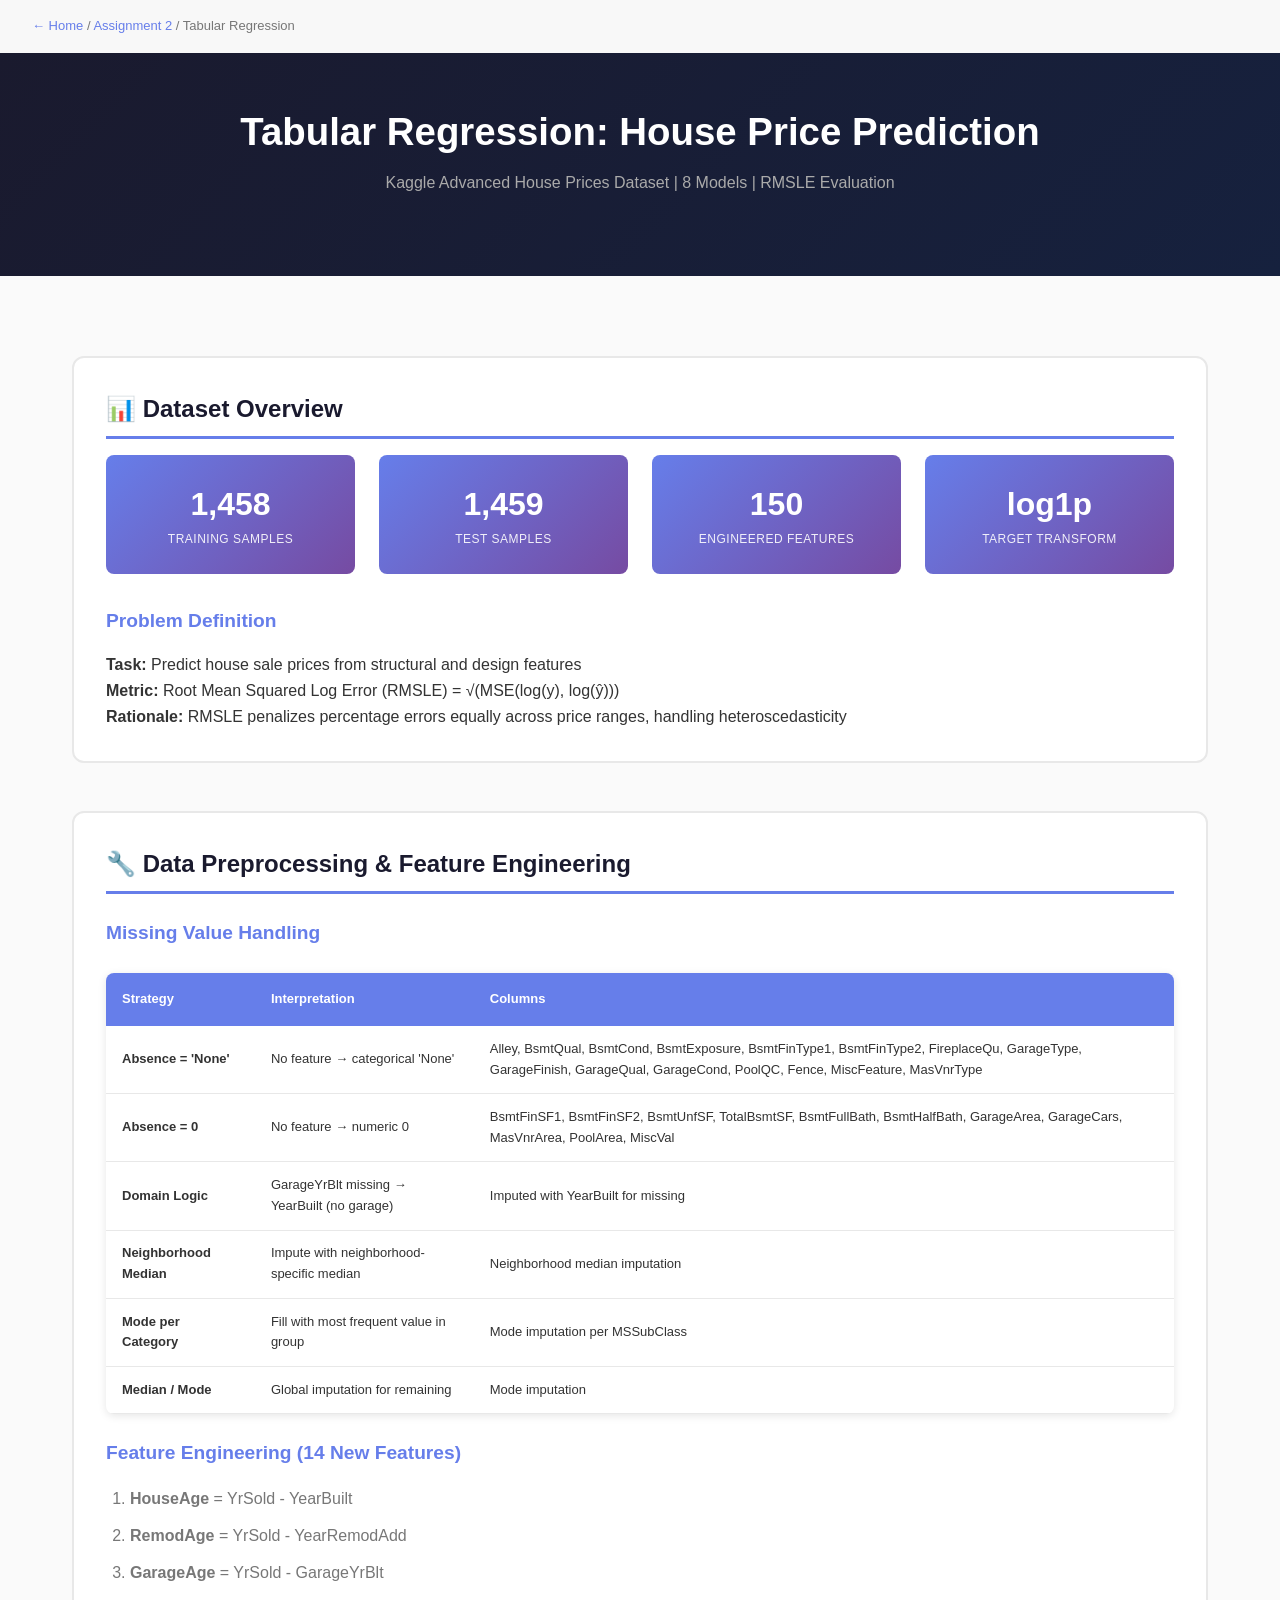
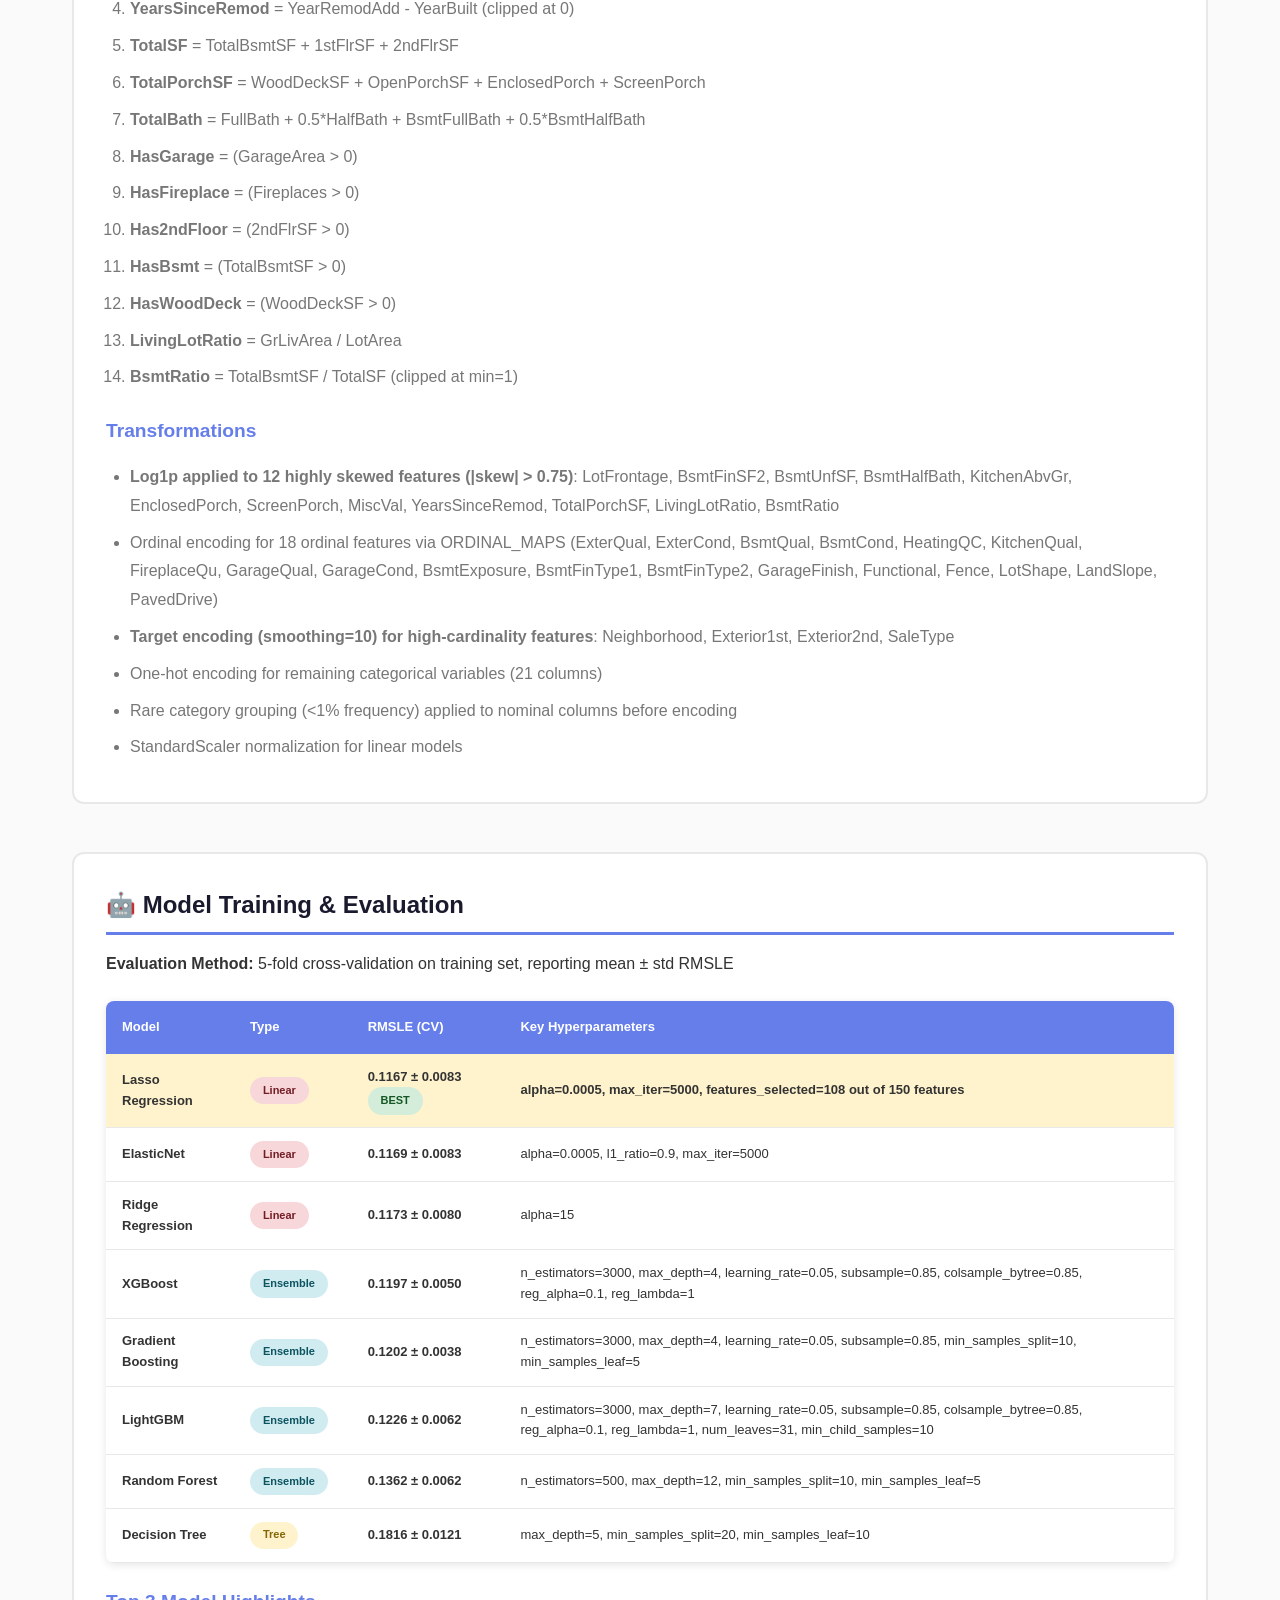
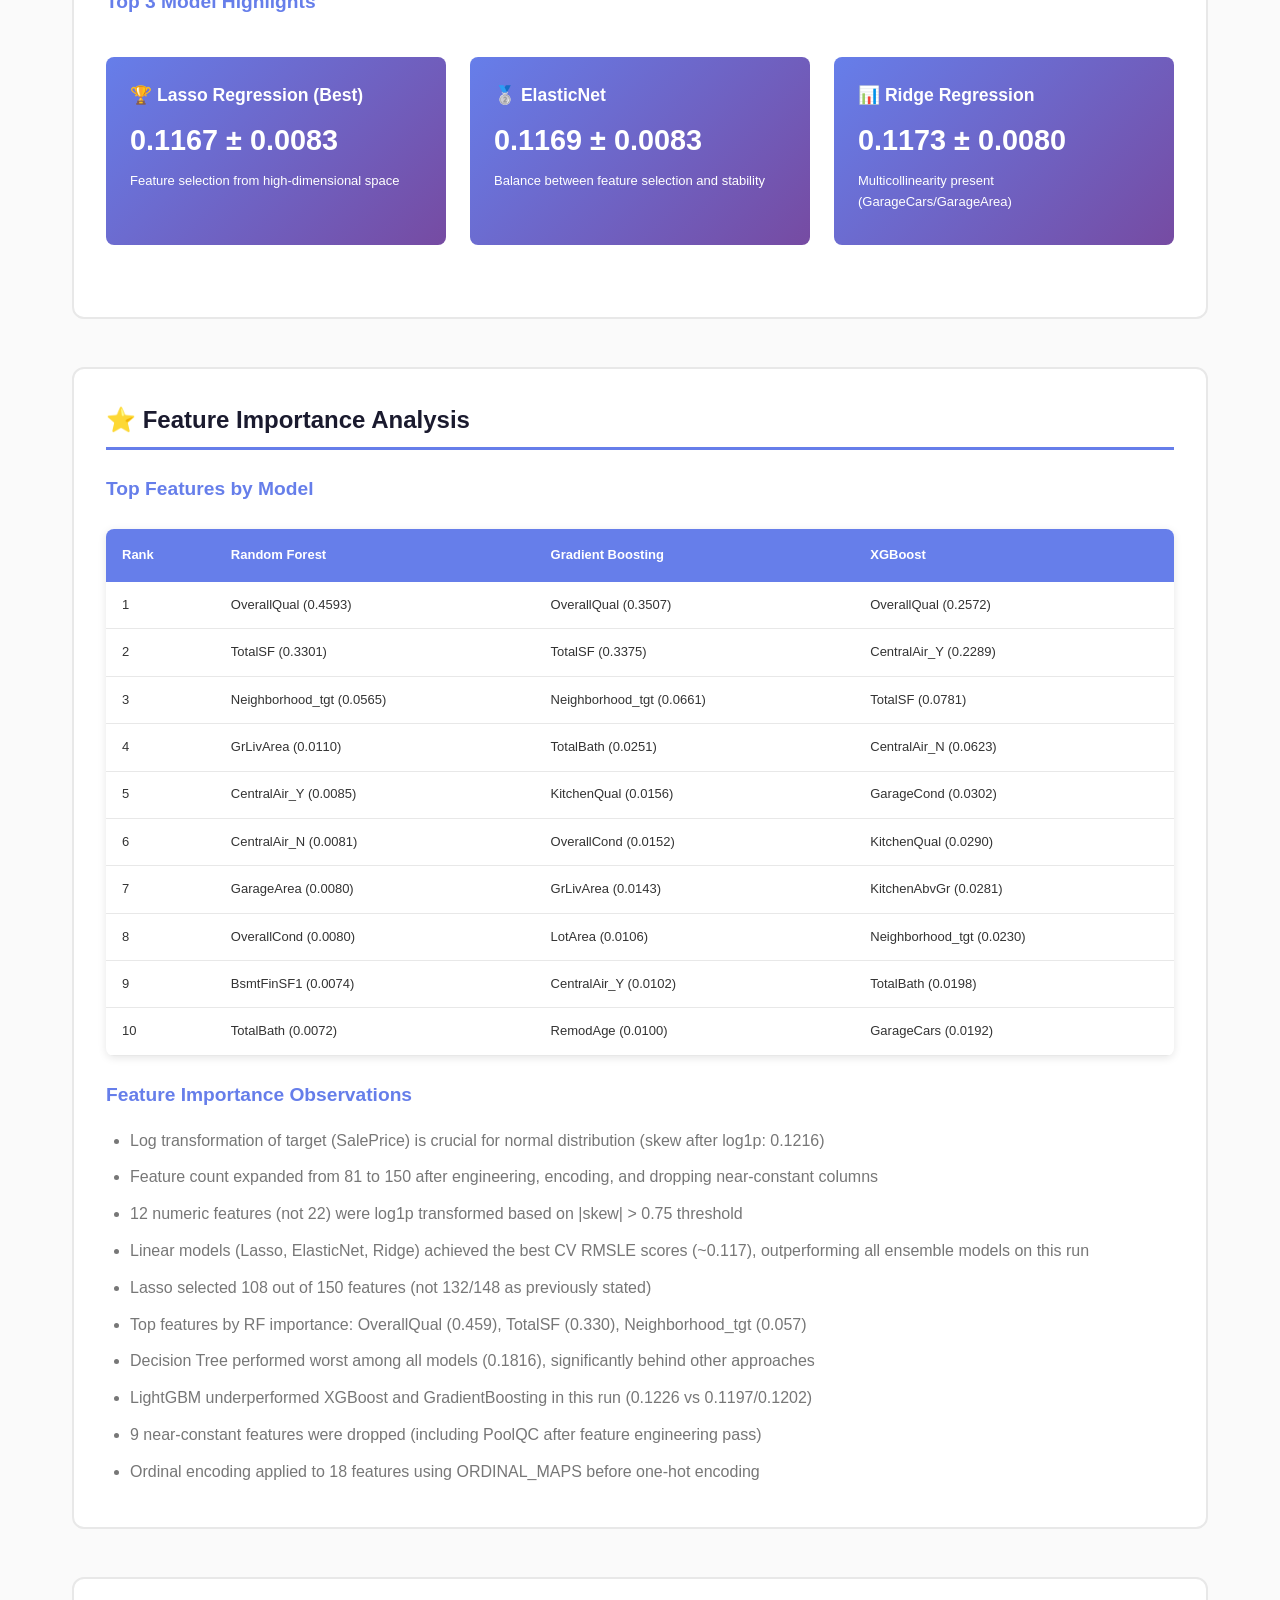
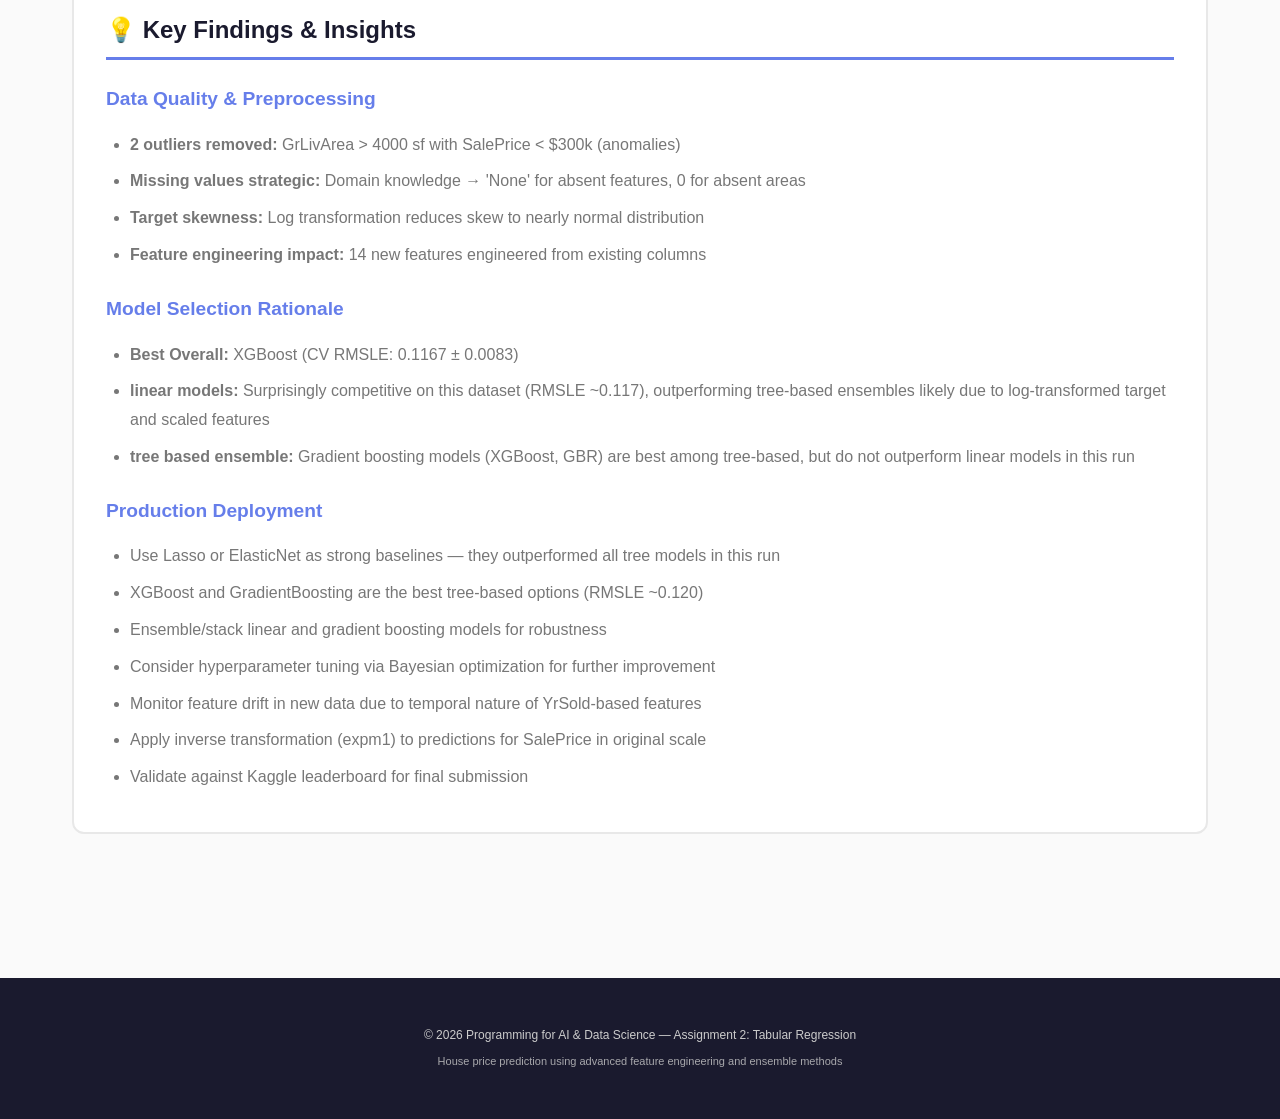
<file: docs/assignment-2/tabular/index.html>
<!DOCTYPE html>
<html lang="en">
<head>
  <meta charset="UTF-8">
  <meta name="viewport" content="width=device-width, initial-scale=1.0">
  <title>Tabular Regression Analysis - House Prices</title>
  <link rel="stylesheet" href="../../assets/css/style.css">
  <style>
    .breadcrumb {
      padding: 1rem 2rem;
      background: #f8f8f8;
      font-size: 13px;
      color: #777;
    }

    .breadcrumb a {
      color: #667eea;
      text-decoration: none;
    }

    .breadcrumb a:hover {
      text-decoration: underline;
    }

    .content {
      max-width: 1200px;
      margin: 0 auto;
      padding: 2rem;
    }

    .hero h1 {
      background: linear-gradient(135deg, #667eea 0%, #764ba2 100%);
      -webkit-background-clip: text;
      -webkit-text-fill-color: transparent;
      background-clip: text;
      font-size: 2.4rem;
      margin-bottom: 0.5rem;
    }

    .section {
      margin: 3rem 0;
      padding: 2rem;
      background: #fff;
      border-radius: 12px;
      border: 2px solid #e8e8e8;
    }

    .section h2 {
      color: #1a1a2e;
      font-size: 1.5rem;
      margin-bottom: 1rem;
      border-bottom: 3px solid #667eea;
      padding-bottom: 0.5rem;
    }

    .section h3 {
      color: #667eea;
      font-size: 1.2rem;
      margin-top: 1.5rem;
      margin-bottom: 1rem;
    }

    table {
      width: 100%;
      border-collapse: collapse;
      margin: 1.5rem 0;
      border-radius: 8px;
      overflow: hidden;
      box-shadow: 0 2px 8px rgba(0,0,0,0.1);
    }

    th {
      background: #667eea;
      color: white;
      padding: 1rem;
      text-align: left;
      font-weight: 600;
      font-size: 13px;
    }

    td {
      padding: 0.8rem 1rem;
      border-bottom: 1px solid #e8e8e8;
      font-size: 13px;
    }

    tr:hover {
      background: #f8f8f8;
    }

    tr.highlight td {
      background: #fff3cd;
      font-weight: 600;
    }

    ul, ol {
      color: #777;
      line-height: 1.8;
      margin-left: 1.5rem;
    }

    li {
      margin-bottom: 0.5rem;
    }

    .model-card {
      background: linear-gradient(135deg, #667eea 0%, #764ba2 100%);
      color: white;
      padding: 1.5rem;
      border-radius: 8px;
      margin: 1rem 0;
    }

    .model-card h4 {
      margin: 0 0 0.5rem 0;
      font-size: 1.1rem;
    }

    .model-card .metric {
      font-size: 1.8rem;
      font-weight: bold;
      margin: 0.5rem 0;
    }

    .grid {
      display: grid;
      grid-template-columns: repeat(auto-fit, minmax(300px, 1fr));
      gap: 1.5rem;
      margin: 1.5rem 0;
    }

    .badge {
      display: inline-block;
      padding: 0.3rem 0.8rem;
      border-radius: 20px;
      font-size: 11px;
      font-weight: 600;
      margin-right: 0.5rem;
    }

    .badge.best {
      background: #d4edda;
      color: #155724;
    }

    .badge.ensemble {
      background: #d1ecf1;
      color: #0c5460;
    }

    .badge.linear {
      background: #f8d7da;
      color: #721c24;
    }

    .badge.tree {
      background: #fff3cd;
      color: #856404;
    }

    code {
      background: #f8f8f8;
      padding: 0.2rem 0.4rem;
      border-radius: 4px;
      font-family: monospace;
      font-size: 12px;
    }

    .feature-importance {
      background: #f8f8f8;
      padding: 1.5rem;
      border-radius: 8px;
      margin: 1rem 0;
    }

    .feature-bar {
      display: flex;
      align-items: center;
      margin-bottom: 0.8rem;
    }

    .feature-name {
      width: 150px;
      font-weight: 600;
      color: #1a1a2e;
    }

    .feature-bar-bg {
      flex: 1;
      height: 24px;
      background: linear-gradient(90deg, #667eea 0%, #764ba2 100%);
      border-radius: 4px;
      margin: 0 1rem;
      position: relative;
    }

    .feature-value {
      width: 60px;
      text-align: right;
      color: #777;
      font-size: 12px;
    }

    footer {
      background: #1a1a2e;
      color: #ccc;
      padding: 3rem 2rem;
      text-align: center;
      margin-top: 4rem;
      font-size: 12px;
    }

    /* Loading / error states */
    #loading-overlay {
      position: fixed; inset: 0;
      background: #fff;
      display: flex;
      align-items: center;
      justify-content: center;
      font-size: 1.2rem;
      color: #667eea;
      z-index: 9999;
    }
  </style>
</head>
<body>

<div id="loading-overlay">Loading data…</div>

<div class="breadcrumb">
  <a href="../../">← Home</a> / <a href="../">Assignment 2</a> / Tabular Regression
</div>

<div class="hero" style="background: linear-gradient(135deg, #1a1a2e 0%, #16213e 100%); color: #fff; padding: 3rem 2rem; text-align: center;">
  <h1 style="-webkit-text-fill-color: unset; background: unset;">Tabular Regression: House Price Prediction</h1>
  <p style="color: #aaa; font-size: 1rem;">
    <span id="hero-source">Kaggle</span> Advanced House Prices Dataset |
    <span id="hero-model-count">8</span> Models |
    <span id="hero-metric">RMSLE</span> Evaluation
  </p>
</div>

<div class="content">

  <!-- Dataset Overview -->
  <div class="section">
    <h2>📊 Dataset Overview</h2>

    <div style="display: grid; grid-template-columns: repeat(auto-fit, minmax(200px, 1fr)); gap: 1.5rem; margin-bottom: 2rem;">
      <div style="background: linear-gradient(135deg, #667eea 0%, #764ba2 100%); color: white; padding: 1.5rem; border-radius: 8px; text-align: center;">
        <div id="stat-train" style="font-size: 2rem; font-weight: bold;">—</div>
        <div style="font-size: 12px; opacity: 0.9; text-transform: uppercase; letter-spacing: 0.5px;">Training Samples</div>
      </div>
      <div style="background: linear-gradient(135deg, #667eea 0%, #764ba2 100%); color: white; padding: 1.5rem; border-radius: 8px; text-align: center;">
        <div id="stat-test" style="font-size: 2rem; font-weight: bold;">—</div>
        <div style="font-size: 12px; opacity: 0.9; text-transform: uppercase; letter-spacing: 0.5px;">Test Samples</div>
      </div>
      <div style="background: linear-gradient(135deg, #667eea 0%, #764ba2 100%); color: white; padding: 1.5rem; border-radius: 8px; text-align: center;">
        <div id="stat-features" style="font-size: 2rem; font-weight: bold;">—</div>
        <div style="font-size: 12px; opacity: 0.9; text-transform: uppercase; letter-spacing: 0.5px;">Engineered Features</div>
      </div>
      <div style="background: linear-gradient(135deg, #667eea 0%, #764ba2 100%); color: white; padding: 1.5rem; border-radius: 8px; text-align: center;">
        <div id="stat-transform" style="font-size: 2rem; font-weight: bold;">—</div>
        <div style="font-size: 12px; opacity: 0.9; text-transform: uppercase; letter-spacing: 0.5px;">Target Transform</div>
      </div>
    </div>

    <h3>Problem Definition</h3>
    <p><strong>Task:</strong> Predict house sale prices from structural and design features</p>
    <p><strong>Metric:</strong> Root Mean Squared Log Error (RMSLE) = √(MSE(log(y), log(ŷ)))</p>
    <p><strong>Rationale:</strong> RMSLE penalizes percentage errors equally across price ranges, handling heteroscedasticity</p>
  </div>

  <!-- Data Preprocessing -->
  <div class="section">
    <h2>🔧 Data Preprocessing & Feature Engineering</h2>

    <h3>Missing Value Handling</h3>
    <table>
      <thead>
        <tr>
          <th>Strategy</th>
          <th>Interpretation</th>
          <th>Columns</th>
        </tr>
      </thead>
      <tbody id="missing-value-table">
        <!-- filled by JS -->
      </tbody>
    </table>

    <h3 id="fe-heading">Feature Engineering</h3>
    <ol id="feature-engineering-list">
      <!-- filled by JS -->
    </ol>

    <h3>Transformations</h3>
    <ul id="transformations-list">
      <!-- filled by JS -->
    </ul>
  </div>

  <!-- Model Comparison -->
  <div class="section">
    <h2>🤖 Model Training & Evaluation</h2>

    <p><strong>Evaluation Method:</strong> 5-fold cross-validation on training set, reporting mean ± std RMSLE</p>

    <table>
      <thead>
        <tr>
          <th>Model</th>
          <th>Type</th>
          <th>RMSLE (CV)</th>
          <th>Key Hyperparameters</th>
        </tr>
      </thead>
      <tbody id="model-table">
        <!-- filled by JS -->
      </tbody>
    </table>

    <h3>Top 3 Model Highlights</h3>
    <div class="grid" id="top-model-cards">
      <!-- filled by JS -->
    </div>
  </div>

  <!-- Feature Importance -->
  <div class="section">
    <h2>⭐ Feature Importance Analysis</h2>

    <h3>Top Features by Model</h3>
    <table>
      <thead>
        <tr>
          <th>Rank</th>
          <th id="fi-col-1">—</th>
          <th id="fi-col-2">—</th>
          <th id="fi-col-3">—</th>
        </tr>
      </thead>
      <tbody id="feature-importance-table">
        <!-- filled by JS -->
      </tbody>
    </table>

    <h3>Feature Importance Observations</h3>
    <ul id="key-insights-list">
      <!-- filled by JS -->
    </ul>
  </div>

  <!-- Key Findings -->
  <div class="section">
    <h2>💡 Key Findings & Insights</h2>

    <h3>Data Quality & Preprocessing</h3>
    <ul>
      <li id="outlier-note">—</li>
      <li><strong>Missing values strategic:</strong> Domain knowledge → 'None' for absent features, 0 for absent areas</li>
      <li><strong>Target skewness:</strong> Log transformation reduces skew to nearly normal distribution</li>
      <li><strong>Feature engineering impact:</strong> <span id="fe-count">—</span> new features engineered from existing columns</li>
    </ul>

    <h3>Model Selection Rationale</h3>
    <ul id="model-selection-notes">
      <!-- filled by JS -->
    </ul>

    <h3>Production Deployment</h3>
    <ul id="recommendations-list">
      <!-- filled by JS -->
    </ul>
  </div>

</div>

<footer>
  <p>&copy; 2026 Programming for AI & Data Science — Assignment 2: Tabular Regression</p>
  <p style="margin-top: 0.5rem; font-size: 11px; opacity: 0.8;">
    House price prediction using advanced feature engineering and ensemble methods
  </p>
</footer>

<script>
// ─────────────────────────────────────────────────────────────────────────────
// Helpers
// ─────────────────────────────────────────────────────────────────────────────
function fmt(mean, std) {
  const m = typeof mean === 'number' ? mean.toFixed(4) : mean;
  const s = typeof std  === 'number' ? std.toFixed(4)  : std;
  return `${m} ± ${s}`;
}

function hyperStr(hp) {
  return Object.entries(hp)
    .map(([k, v]) => `${k}=${v}`)
    .join(', ');
}

function badgeClass(type) {
  const t = (type || '').toLowerCase();
  if (t === 'ensemble') return 'ensemble';
  if (t === 'linear')   return 'linear';
  return 'tree';
}

// ─────────────────────────────────────────────────────────────────────────────
// Render missing-value strategy table from handling_missing_values array
// ─────────────────────────────────────────────────────────────────────────────
function renderMissingValueTable(strategies) {
  // Parse the flat string array into structured rows
  const rows = [
    {
      strategy: "Absence = 'None'",
      interpretation: "No feature → categorical 'None'",
      key: "Absence features"
    },
    {
      strategy: "Absence = 0",
      interpretation: "No feature → numeric 0",
      key: "Zero-filled features"
    },
    {
      strategy: "Domain Logic",
      interpretation: "GarageYrBlt missing → YearBuilt (no garage)",
      key: "GarageYrBlt"
    },
    {
      strategy: "Neighborhood Median",
      interpretation: "Impute with neighborhood-specific median",
      key: "LotFrontage"
    },
    {
      strategy: "Mode per Category",
      interpretation: "Fill with most frequent value in group",
      key: "MSZoning"
    },
    {
      strategy: "Median / Mode",
      interpretation: "Global imputation for remaining",
      key: "Remaining"
    }
  ];

  const tbody = document.getElementById('missing-value-table');
  tbody.innerHTML = rows.map(r => {
    // Find matching string from JSON for the columns cell
    const match = strategies.find(s => s.includes(r.key)) || '';
    // Extract column names after the colon
    const colonIdx = match.indexOf(':');
    const cols = colonIdx !== -1 ? match.slice(colonIdx + 1).trim() : r.key;
    return `<tr>
      <td><strong>${r.strategy}</strong></td>
      <td>${r.interpretation}</td>
      <td>${cols}</td>
    </tr>`;
  }).join('');
}

// ─────────────────────────────────────────────────────────────────────────────
// Render model comparison table (sorted best → worst by RMSLE mean)
// ─────────────────────────────────────────────────────────────────────────────
function renderModelTable(models, bestOverall) {
  // Sort by RMSLE mean ascending
  const sorted = [...models].sort((a, b) => {
    const am = parseFloat(a.rmsle_cv.mean);
    const bm = parseFloat(b.rmsle_cv.mean);
    return am - bm;
  });

  const bestRMSLE = parseFloat(sorted[0].rmsle_cv.mean);

  const tbody = document.getElementById('model-table');
  tbody.innerHTML = sorted.map(m => {
    const mean = parseFloat(m.rmsle_cv.mean);
    const isBest = mean === bestRMSLE;
    const rowClass = isBest ? ' class="highlight"' : '';
    const bestBadge = isBest ? ' <span class="badge best">BEST</span>' : '';
    const bc = badgeClass(m.type);

    let hpStr = hyperStr(m.hyperparameters);
    if (m.features_selected) hpStr += `, features_selected=${m.features_selected}`;

    return `<tr${rowClass}>
      <td><strong>${m.name}</strong></td>
      <td><span class="badge ${bc}">${m.type}</span></td>
      <td><strong>${fmt(m.rmsle_cv.mean, m.rmsle_cv.std)}</strong>${bestBadge}</td>
      <td>${hpStr}</td>
    </tr>`;
  }).join('');

  return sorted;
}

// ─────────────────────────────────────────────────────────────────────────────
// Top-3 model cards
// ─────────────────────────────────────────────────────────────────────────────
const MEDALS = ['🏆', '🥈', '📊'];

function renderTopCards(sorted) {
  const top3 = sorted.slice(0, 3);
  const container = document.getElementById('top-model-cards');
  container.innerHTML = top3.map((m, i) => {
    const notes = m.training_notes || m.use_case || '';
    return `<div class="model-card">
      <h4>${MEDALS[i]} ${m.name}${i === 0 ? ' (Best)' : ''}</h4>
      <div class="metric">${fmt(m.rmsle_cv.mean, m.rmsle_cv.std)}</div>
      <p style="font-size:13px;margin:0.5rem 0;">${notes}</p>
    </div>`;
  }).join('');
}

// ─────────────────────────────────────────────────────────────────────────────
// Feature importance table — use whichever models have importance data
// ─────────────────────────────────────────────────────────────────────────────
function renderFeatureImportanceTable(models) {
  // Prefer models that have a top-10 list (any key matching feature_importance_top*)
  const withImportance = models.filter(m =>
    Object.keys(m).some(k => k.startsWith('feature_importance'))
  );

  // Pick up to 3 for display
  const cols = withImportance.slice(0, 3);
  if (cols.length === 0) return;

  // Set column headers
  cols.forEach((m, i) => {
    const el = document.getElementById(`fi-col-${i + 1}`);
    if (el) el.textContent = m.name;
  });
  // Hide unused header cells
  for (let i = cols.length; i < 3; i++) {
    const el = document.getElementById(`fi-col-${i + 1}`);
    if (el) el.style.display = 'none';
  }

  // Find the key with importance data for each model
  function getImportanceList(m) {
    const key = Object.keys(m).find(k => k.startsWith('feature_importance'));
    return key ? m[key] : [];
  }

  const lists = cols.map(getImportanceList);
  const maxLen = Math.max(...lists.map(l => l.length));

  const tbody = document.getElementById('feature-importance-table');
  tbody.innerHTML = Array.from({ length: maxLen }, (_, i) => {
    const cells = lists.map(l => `<td>${l[i] || '—'}</td>`).join('');
    return `<tr><td>${i + 1}</td>${cells}</tr>`;
  }).join('');
}

// ─────────────────────────────────────────────────────────────────────────────
// Main render function
// ─────────────────────────────────────────────────────────────────────────────
async function init() {
  let data;
  try {
    const res = await fetch('models_results.json');
    if (!res.ok) throw new Error(`HTTP ${res.status}`);
    data = await res.json();
  } catch (err) {
    document.getElementById('loading-overlay').textContent =
      `⚠️ Could not load models_results.json: ${err.message}`;
    return;
  }

  const ds   = data.dataset;
  const prep = data.data_preprocessing;
  const models = data.models;
  const comp = data.model_comparison;

  // ── Hero ──────────────────────────────────────────────────────────────────
  document.getElementById('hero-source').textContent = ds.source;
  document.getElementById('hero-model-count').textContent = models.length;
  document.getElementById('hero-metric').textContent = ds.evaluation_metric;

  // ── Dataset stat cards ────────────────────────────────────────────────────
  document.getElementById('stat-train').textContent    = ds.train_size.toLocaleString();
  document.getElementById('stat-test').textContent     = ds.test_size.toLocaleString();
  document.getElementById('stat-features').textContent = prep.total_features_after;
  document.getElementById('stat-transform').textContent= ds.target_transformation;

  // ── Missing value table ───────────────────────────────────────────────────
  renderMissingValueTable(prep.handling_missing_values);

  // ── Feature engineering list ──────────────────────────────────────────────
  const feList = document.getElementById('feature-engineering-list');
  document.getElementById('fe-heading').textContent =
    `Feature Engineering (${prep.feature_engineering.length} New Features)`;
  feList.innerHTML = prep.feature_engineering.map(f => {
    // Bold the formula part (before first space that follows '=')
    const eqIdx = f.indexOf(' = ');
    if (eqIdx !== -1) {
      const name = f.slice(0, eqIdx);
      const rest = f.slice(eqIdx + 3);
      return `<li><strong>${name}</strong> = ${rest}</li>`;
    }
    return `<li>${f}</li>`;
  }).join('');

  document.getElementById('fe-count').textContent = prep.feature_engineering.length;

  // ── Transformations ───────────────────────────────────────────────────────
  const transList = document.getElementById('transformations-list');
  transList.innerHTML = prep.transformations.map(t => {
    const colonIdx = t.indexOf(':');
    if (colonIdx !== -1) {
      return `<li><strong>${t.slice(0, colonIdx)}</strong>: ${t.slice(colonIdx + 1).trim()}</li>`;
    }
    return `<li>${t}</li>`;
  }).join('');

  // ── Model table ───────────────────────────────────────────────────────────
  const sorted = renderModelTable(models, comp.best_overall);
  renderTopCards(sorted);

  // ── Feature importance ────────────────────────────────────────────────────
  renderFeatureImportanceTable(models);

  // ── Key insights ──────────────────────────────────────────────────────────
  const insightsList = document.getElementById('key-insights-list');
  insightsList.innerHTML = (data.key_insights || []).map(i => `<li>${i}</li>`).join('');

  // ── Outlier note ──────────────────────────────────────────────────────────
  document.getElementById('outlier-note').innerHTML =
    `<strong>${prep.outliers_removed} outliers removed:</strong> GrLivArea &gt; 4000 sf with SalePrice &lt; $300k (anomalies)`;

  // ── Model selection notes (from category_performance + best_overall) ──────
  const catPerf = comp.category_performance || {};
  const selNotes = document.getElementById('model-selection-notes');
  const bestModel = sorted[0];
  const bestScore = fmt(bestModel.rmsle_cv.mean, bestModel.rmsle_cv.std);
  selNotes.innerHTML = `
    <li><strong>Best Overall:</strong> ${comp.best_overall} (CV RMSLE: ${bestScore})</li>
    ${Object.entries(catPerf).map(([k, v]) =>
      `<li><strong>${k.replace(/_/g, ' ')}:</strong> ${v}</li>`
    ).join('')}
  `;

  // ── Recommendations ───────────────────────────────────────────────────────
  const recList = document.getElementById('recommendations-list');
  recList.innerHTML = (data.recommendations || []).map(r => `<li>${r}</li>`).join('');

  // ── Done ──────────────────────────────────────────────────────────────────
  document.getElementById('loading-overlay').style.display = 'none';
}

init();
</script>

</body>
</html>
</file>
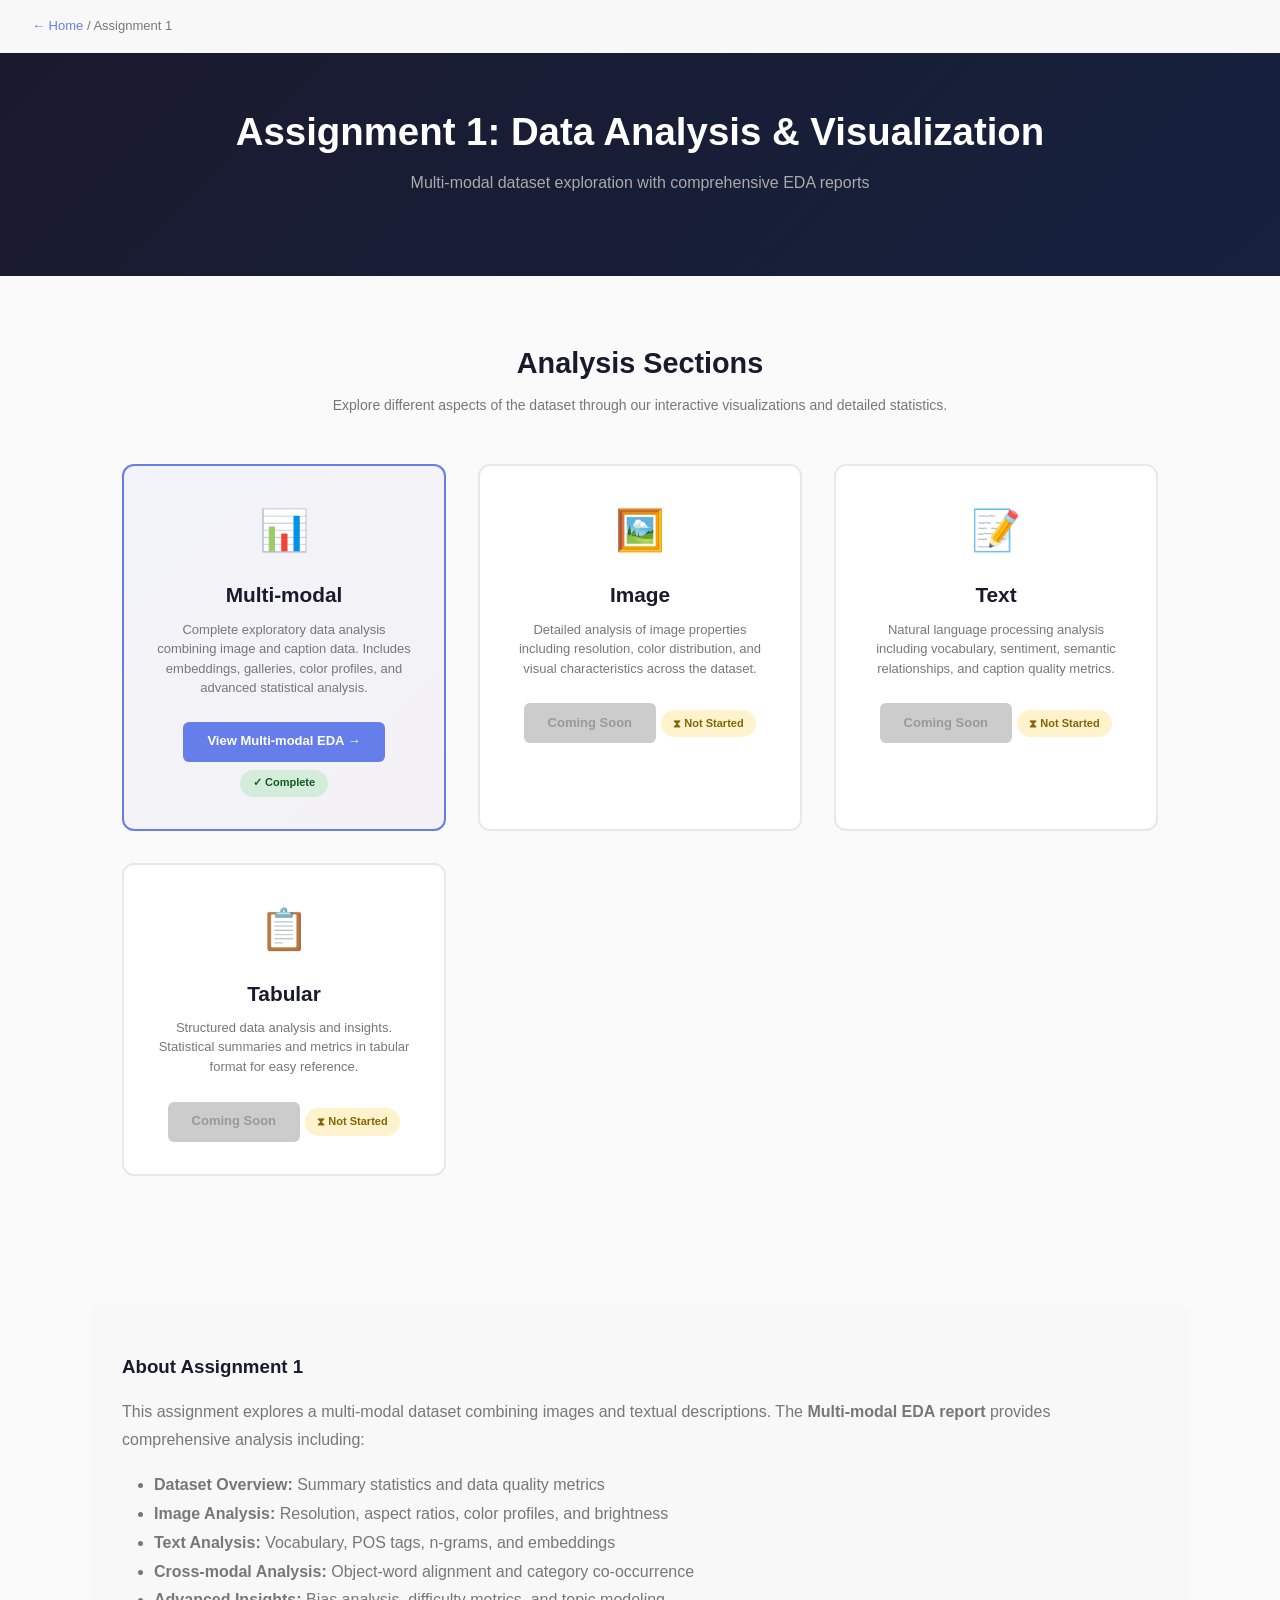
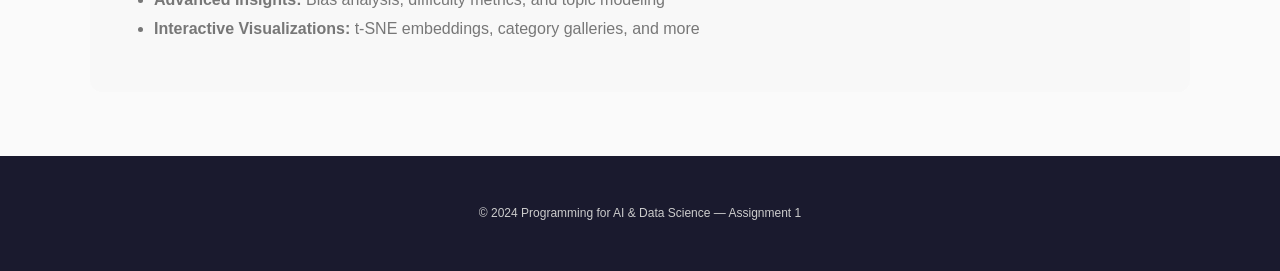
<file: docs/assignment1.html>
<!DOCTYPE html>
<html lang="en">
<head>
  <meta charset="UTF-8">
  <meta name="viewport" content="width=device-width, initial-scale=1.0">
  <title>Assignment 1</title>
  <link rel="stylesheet" href="assets/css/style.css">
  <style>
    .breadcrumb {
      padding: 1rem 2rem;
      background: #f8f8f8;
      font-size: 13px;
      color: #777;
    }

    .breadcrumb a {
      color: #667eea;
      text-decoration: none;
    }

    .breadcrumb a:hover {
      text-decoration: underline;
    }

    .hero h1 {
      background: linear-gradient(135deg, #667eea 0%, #764ba2 100%);
      -webkit-background-clip: text;
      -webkit-text-fill-color: transparent;
      background-clip: text;
    }

    .sections {
      display: grid;
      grid-template-columns: repeat(auto-fit, minmax(280px, 1fr));
      gap: 2rem;
      margin: 2rem 0;
    }

    .section-card {
      background: #fff;
      border: 2px solid #e8e8e8;
      border-radius: 12px;
      padding: 2rem;
      text-align: center;
      transition: all 0.3s ease;
    }

    .section-card:hover {
      transform: translateY(-6px);
      border-color: #667eea;
      box-shadow: 0 8px 24px rgba(102, 126, 234, 0.15);
    }

    .section-card.active {
      border-color: #667eea;
      background: linear-gradient(135deg, rgba(102, 126, 234, 0.05) 0%, rgba(118, 75, 162, 0.05) 100%);
    }

    .section-icon {
      font-size: 2.5rem;
      margin-bottom: 1rem;
    }

    .section-card h3 {
      color: #1a1a2e;
      font-size: 1.3rem;
      margin-bottom: 0.5rem;
    }

    .section-card p {
      color: #777;
      font-size: 13px;
      margin-bottom: 1.5rem;
      line-height: 1.5;
    }

    .section-link {
      display: inline-block;
      background: #667eea;
      color: #fff;
      padding: 0.6rem 1.5rem;
      border-radius: 6px;
      text-decoration: none;
      font-weight: 600;
      font-size: 13px;
      transition: all 0.2s ease;
    }

    .section-link:hover {
      background: #764ba2;
      transform: translateY(-2px);
    }

    .section-link.disabled {
      background: #ccc;
      color: #999;
      cursor: not-allowed;
      pointer-events: none;
    }

    .badge {
      display: inline-block;
      padding: 0.3rem 0.8rem;
      border-radius: 20px;
      font-size: 11px;
      font-weight: 600;
      margin-top: 0.5rem;
    }

    .badge.done {
      background: #d4edda;
      color: #155724;
    }

    .badge.todo {
      background: #fff3cd;
      color: #856404;
    }
  </style>
</head>
<body>

<div class="breadcrumb">
  <a href="index.html">← Home</a> / Assignment 1
</div>

<div class="hero" style="background: linear-gradient(135deg, #1a1a2e 0%, #16213e 100%); color: #fff; padding: 3rem 2rem; text-align: center;">
  <h1 style="font-size: 2.4rem; margin-bottom: 0.5rem; -webkit-text-fill-color: unset; background: unset;">Assignment 1: Data Analysis & Visualization</h1>
  <p style="color: #aaa; font-size: 1rem;">Multi-modal dataset exploration with comprehensive EDA reports</p>
</div>

<section style="padding: 4rem 2rem; max-width: 1100px; margin: 0 auto;">
  <h2 style="text-align: center; font-size: 1.8rem; margin-bottom: 0.5rem; color: #1a1a2e;">Analysis Sections</h2>
  <p style="text-align: center; color: #777; margin-bottom: 3rem; font-size: 14px;">
    Explore different aspects of the dataset through our interactive visualizations and detailed statistics.
  </p>

  <div class="sections">
    <!-- Multi-modal Section -->
    <div class="section-card active">
      <div class="section-icon">📊</div>
      <h3>Multi-modal</h3>
      <p>Complete exploratory data analysis combining image and caption data. Includes embeddings, galleries, color profiles, and advanced statistical analysis.</p>
      <a href="multimodal.html" class="section-link">View Multi-modal EDA →</a>
      <div class="badge done">✓ Complete</div>
    </div>

    <!-- Image Section -->
    <div class="section-card">
      <div class="section-icon">🖼️</div>
      <h3>Image</h3>
      <p>Detailed analysis of image properties including resolution, color distribution, and visual characteristics across the dataset.</p>
      <a href="#" class="section-link disabled">Coming Soon</a>
      <div class="badge todo">⧗ Not Started</div>
    </div>

    <!-- Text Section -->
    <div class="section-card">
      <div class="section-icon">📝</div>
      <h3>Text</h3>
      <p>Natural language processing analysis including vocabulary, sentiment, semantic relationships, and caption quality metrics.</p>
      <a href="#" class="section-link disabled">Coming Soon</a>
      <div class="badge todo">⧗ Not Started</div>
    </div>

    <!-- Tabular Section -->
    <div class="section-card">
      <div class="section-icon">📋</div>
      <h3>Tabular</h3>
      <p>Structured data analysis and insights. Statistical summaries and metrics in tabular format for easy reference.</p>
      <a href="#" class="section-link disabled">Coming Soon</a>
      <div class="badge todo">⧗ Not Started</div>
    </div>
  </div>
</section>

<section style="padding: 3rem 2rem; max-width: 1100px; margin: 0 auto; background: #f8f8f8; margin-top: 2rem; border-radius: 12px; margin-left: auto; margin-right: auto;">
  <h3 style="color: #1a1a2e; margin-bottom: 1rem;">About Assignment 1</h3>
  <p style="color: #777; line-height: 1.8;">
    This assignment explores a multi-modal dataset combining images and textual descriptions. 
    The <strong>Multi-modal EDA report</strong> provides comprehensive analysis including:
  </p>
  <ul style="color: #777; margin-left: 2rem; line-height: 1.8; margin-top: 1rem;">
    <li><strong>Dataset Overview:</strong> Summary statistics and data quality metrics</li>
    <li><strong>Image Analysis:</strong> Resolution, aspect ratios, color profiles, and brightness</li>
    <li><strong>Text Analysis:</strong> Vocabulary, POS tags, n-grams, and embeddings</li>
    <li><strong>Cross-modal Analysis:</strong> Object-word alignment and category co-occurrence</li>
    <li><strong>Advanced Insights:</strong> Bias analysis, difficulty metrics, and topic modeling</li>
    <li><strong>Interactive Visualizations:</strong> t-SNE embeddings, category galleries, and more</li>
  </ul>
</section>

<footer style="background: #1a1a2e; color: #ccc; padding: 3rem 2rem; text-align: center; margin-top: 4rem; font-size: 12px;">
  <p>&copy; 2024 Programming for AI & Data Science — Assignment 1</p>
</footer>

</body>
</html>
</file>
<file: docs/assets/css/style.css>
/* ========================================
   Global Styles
   ======================================== */

* {
  box-sizing: border-box;
  margin: 0;
  padding: 0;
}

html {
  scroll-behavior: smooth;
}

body {
  font-family: -apple-system, BlinkMacSystemFont, 'Segoe UI', Roboto, Oxygen, Ubuntu,
    Cantarell, 'Helvetica Neue', sans-serif;
  background: #fafafa;
  color: #333;
  line-height: 1.6;
}

/* ========================================
   Navigation
   ======================================== */

nav {
  background: #1a1a2e;
  color: #fff;
  padding: 0 2rem;
  display: flex;
  gap: 2rem;
  align-items: center;
  flex-wrap: wrap;
  box-shadow: 0 2px 6px rgba(0, 0, 0, 0.05);
  position: sticky;
  top: 0;
  z-index: 100;
}

nav a {
  color: #ccc;
  text-decoration: none;
  padding: 1rem 0.5rem;
  font-size: 14px;
  transition: color 0.2s ease;
  display: inline-block;
}

nav a:hover {
  color: #fff;
}

/* ========================================
   Hero Section
   ======================================== */

.hero {
  background: linear-gradient(135deg, #1a1a2e 0%, #16213e 100%);
  color: #fff;
  padding: 4rem 2rem;
  text-align: center;
}

.hero h1 {
  font-size: 2.6rem;
  margin-bottom: 0.5rem;
  font-weight: 600;
}

.hero p {
  font-size: 1.1rem;
  color: #aaa;
  margin-bottom: 2rem;
}

.stats-bar {
  display: flex;
  gap: 1.5rem;
  margin-top: 2rem;
  flex-wrap: wrap;
  justify-content: center;
}

.stat-box {
  background: rgba(255, 255, 255, 0.08);
  border-radius: 10px;
  padding: 1.5rem 2rem;
  min-width: 140px;
  backdrop-filter: blur(10px);
  border: 1px solid rgba(255, 255, 255, 0.1);
}

.stat-box .val {
  font-size: 2.2rem;
  font-weight: 700;
  display: block;
}

.stat-box .lbl {
  font-size: 12px;
  color: #bbb;
  margin-top: 0.5rem;
  text-transform: uppercase;
  letter-spacing: 0.5px;
}

/* ========================================
   Sections
   ======================================== */

section {
  padding: 3.5rem 2rem;
  max-width: 1100px;
  margin: 0 auto;
}

section h2 {
  font-size: 1.6rem;
  margin-bottom: 0.5rem;
  color: #1a1a2e;
  font-weight: 600;
}

section p.desc {
  color: #777;
  font-size: 14px;
  margin-bottom: 2rem;
  line-height: 1.5;
}

/* ========================================
   Chart Container
   ======================================== */

.chart-wrap {
  background: #fff;
  border-radius: 12px;
  padding: 2rem;
  box-shadow: 0 1px 3px rgba(0, 0, 0, 0.06);
  margin-bottom: 2rem;
  border: none;
}

.chart-wrap canvas {
  max-width: 100%;
  height: auto;
}

/* ========================================
   Tabs & Buttons
   ======================================== */

.tab-bar {
  display: flex;
  gap: 0.5rem;
  margin-bottom: 1.5rem;
  flex-wrap: wrap;
}

.tab {
  padding: 0.5rem 1rem;
  border: 1px solid #ddd;
  border-radius: 20px;
  background: #fff;
  cursor: pointer;
  font-size: 13px;
  transition: all 0.2s ease;
  font-weight: 500;
}

.tab:hover {
  border-color: #1a1a2e;
  color: #1a1a2e;
}

.tab.active {
  background: #1a1a2e;
  color: #fff;
  border-color: #1a1a2e;
}

/* ========================================
   Gallery Grid
   ======================================== */

#gallery-grid {
  display: grid;
  grid-template-columns: repeat(auto-fill, minmax(160px, 1fr));
  gap: 16px;
}

.gallery-card {
  background: #fff;
  border-radius: 8px;
  overflow: hidden;
  box-shadow: 0 1px 3px rgba(0, 0, 0, 0.08);
  transition: transform 0.2s ease, box-shadow 0.2s ease;
}

.gallery-card:hover {
  transform: translateY(-4px);
  box-shadow: 0 4px 12px rgba(0, 0, 0, 0.12);
}

.gallery-card img {
  width: 100%;
  height: 160px;
  object-fit: cover;
  display: block;
}

.gallery-card p {
  font-size: 11px;
  color: #666;
  margin: 6px;
  line-height: 1.4;
  display: -webkit-box;
  -webkit-line-clamp: 2;
  -webkit-box-orient: vertical;
  overflow: hidden;
}

/* ========================================
   Colour Swatches
   ======================================== */

#swatches {
  display: flex;
  flex-wrap: wrap;
  gap: 12px;
}

.swatch {
  padding: 10px 14px;
  border-radius: 8px;
  color: #fff;
  text-shadow: 0 1px 2px rgba(0, 0, 0, 0.3);
  font-size: 12px;
  font-weight: 500;
  transition: transform 0.2s ease;
  cursor: pointer;
}

.swatch:hover {
  transform: scale(1.05);
}

/* ========================================
   Placeholders & Loaders
   ======================================== */

.loading {
  color: #999;
  padding: 2rem;
  text-align: center;
  font-style: italic;
}

/* ========================================
   Responsive
   ======================================== */

@media (max-width: 768px) {
  nav {
    padding: 0 1rem;
    gap: 1rem;
  }

  nav a {
    padding: 0.8rem 0.4rem;
    font-size: 13px;
  }

  .hero {
    padding: 2.5rem 1rem;
  }

  .hero h1 {
    font-size: 2rem;
  }

  .stats-bar {
    gap: 1rem;
  }

  .stat-box {
    padding: 1rem 1.5rem;
    min-width: 120px;
  }

  .stat-box .val {
    font-size: 1.8rem;
  }

  section {
    padding: 2rem 1rem;
  }

  section h2 {
    font-size: 1.3rem;
  }

  .chart-wrap {
    padding: 1.5rem;
  }

  #gallery-grid {
    grid-template-columns: repeat(auto-fill, minmax(130px, 1fr));
    gap: 12px;
  }

  .gallery-card img {
    height: 130px;
  }
}

@media (max-width: 480px) {
  .hero h1 {
    font-size: 1.6rem;
  }

  section h2 {
    font-size: 1.1rem;
  }

  .stats-bar {
    flex-direction: column;
    gap: 0.8rem;
  }

  .stat-box {
    width: 100%;
  }

  #gallery-grid {
    grid-template-columns: repeat(auto-fill, minmax(100px, 1fr));
  }

  .gallery-card img {
    height: 100px;
  }
}
</file>
